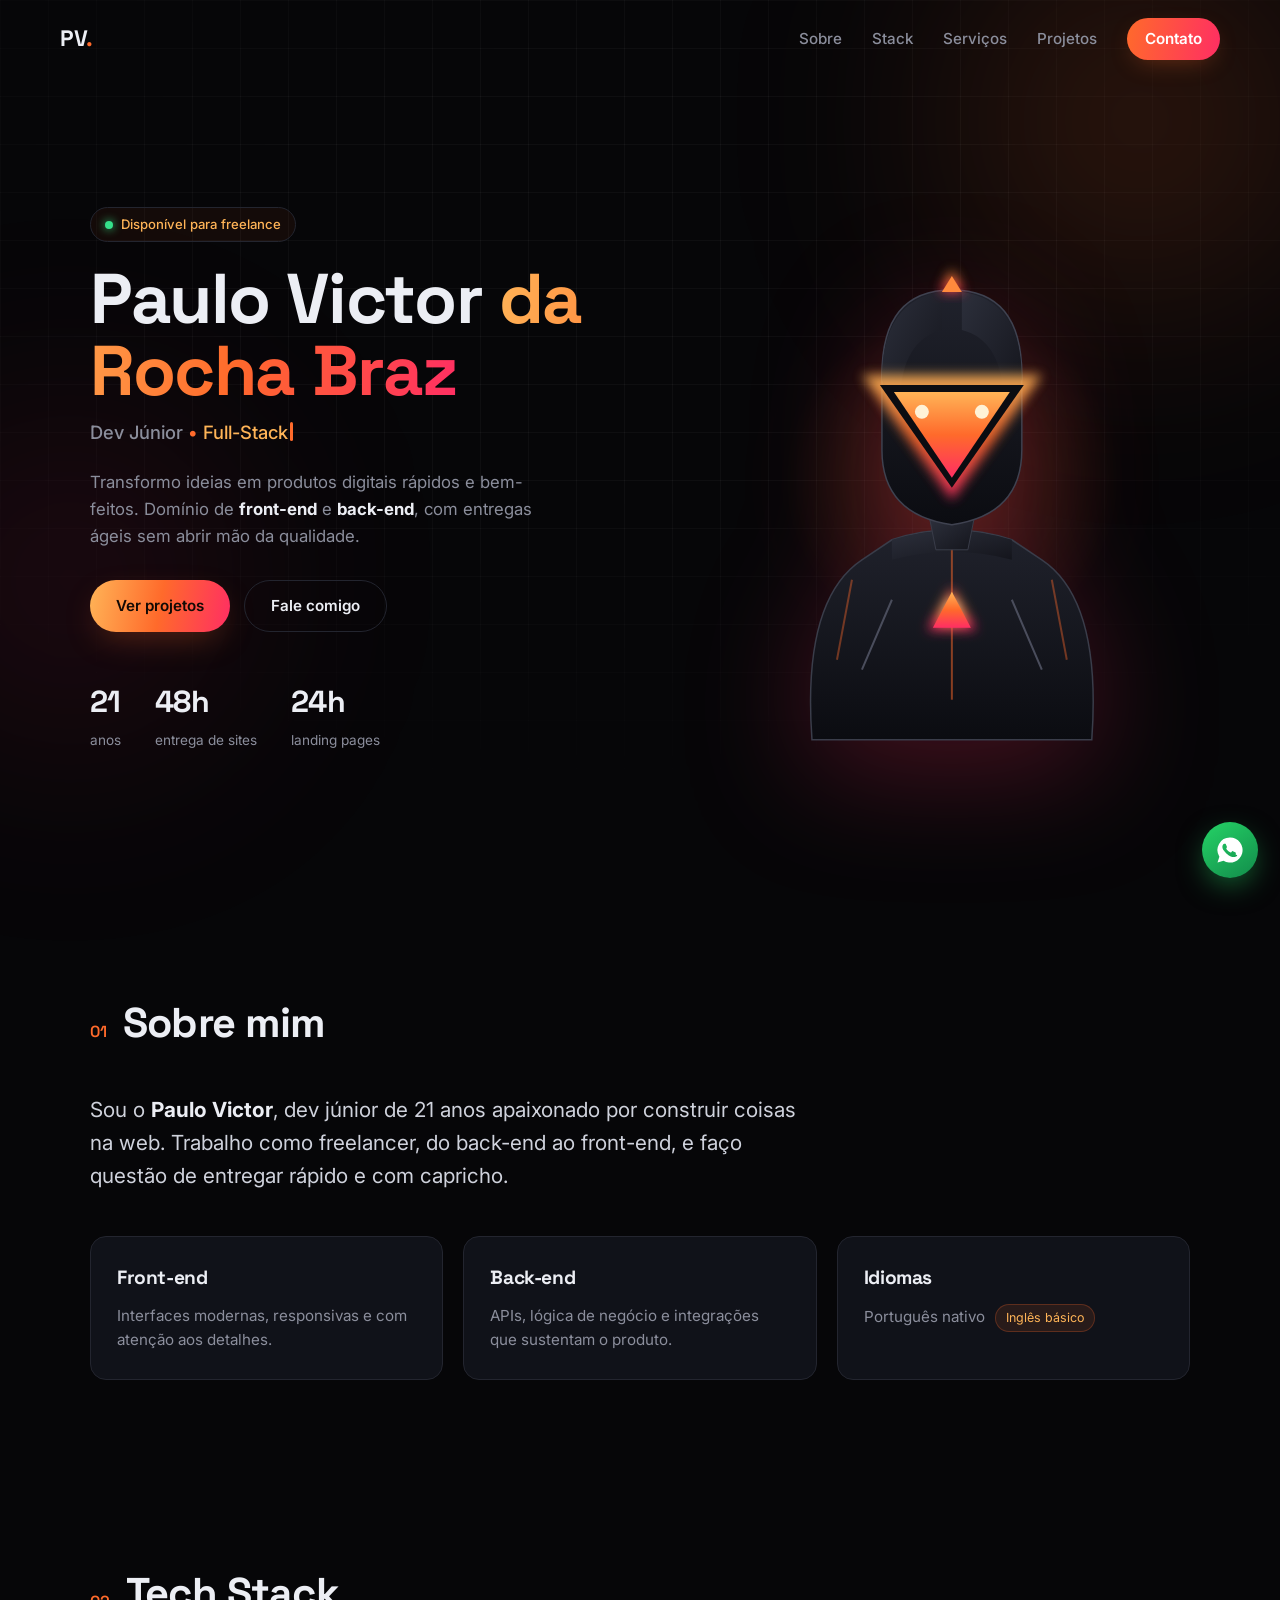
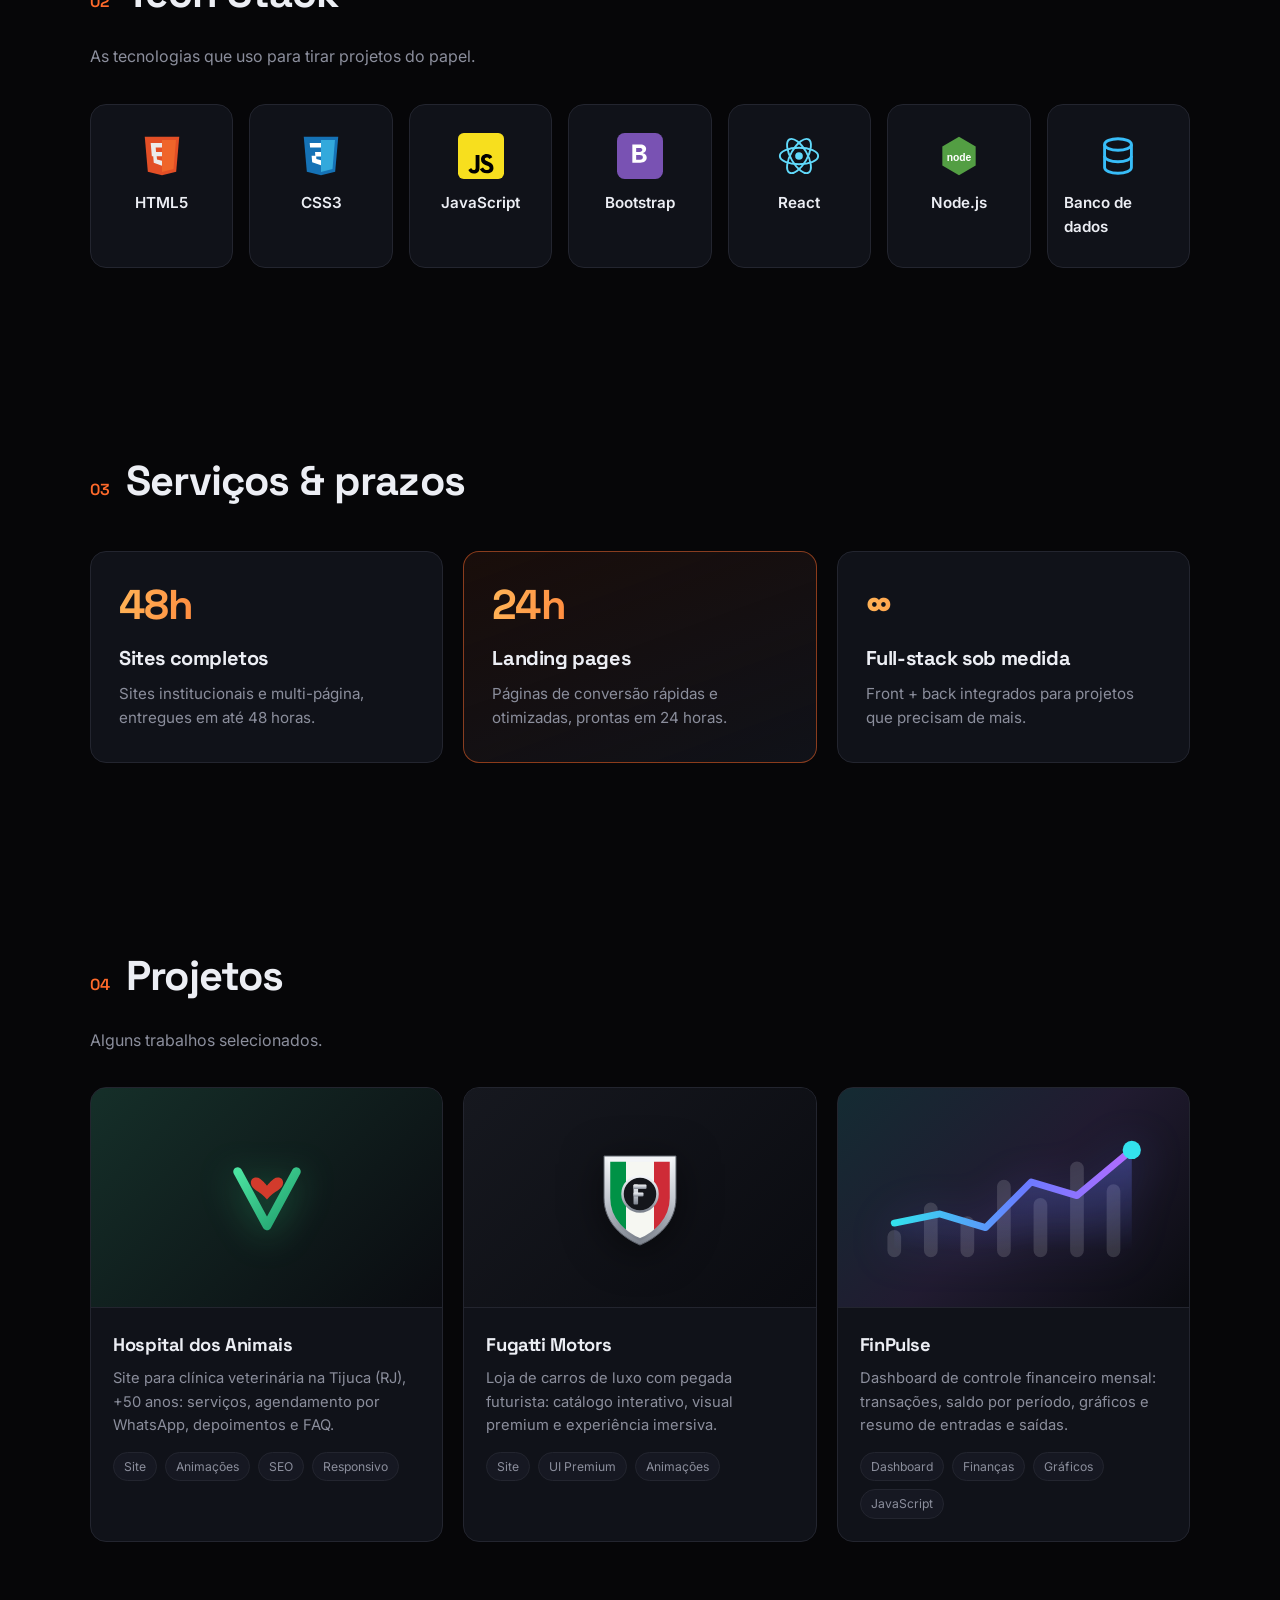
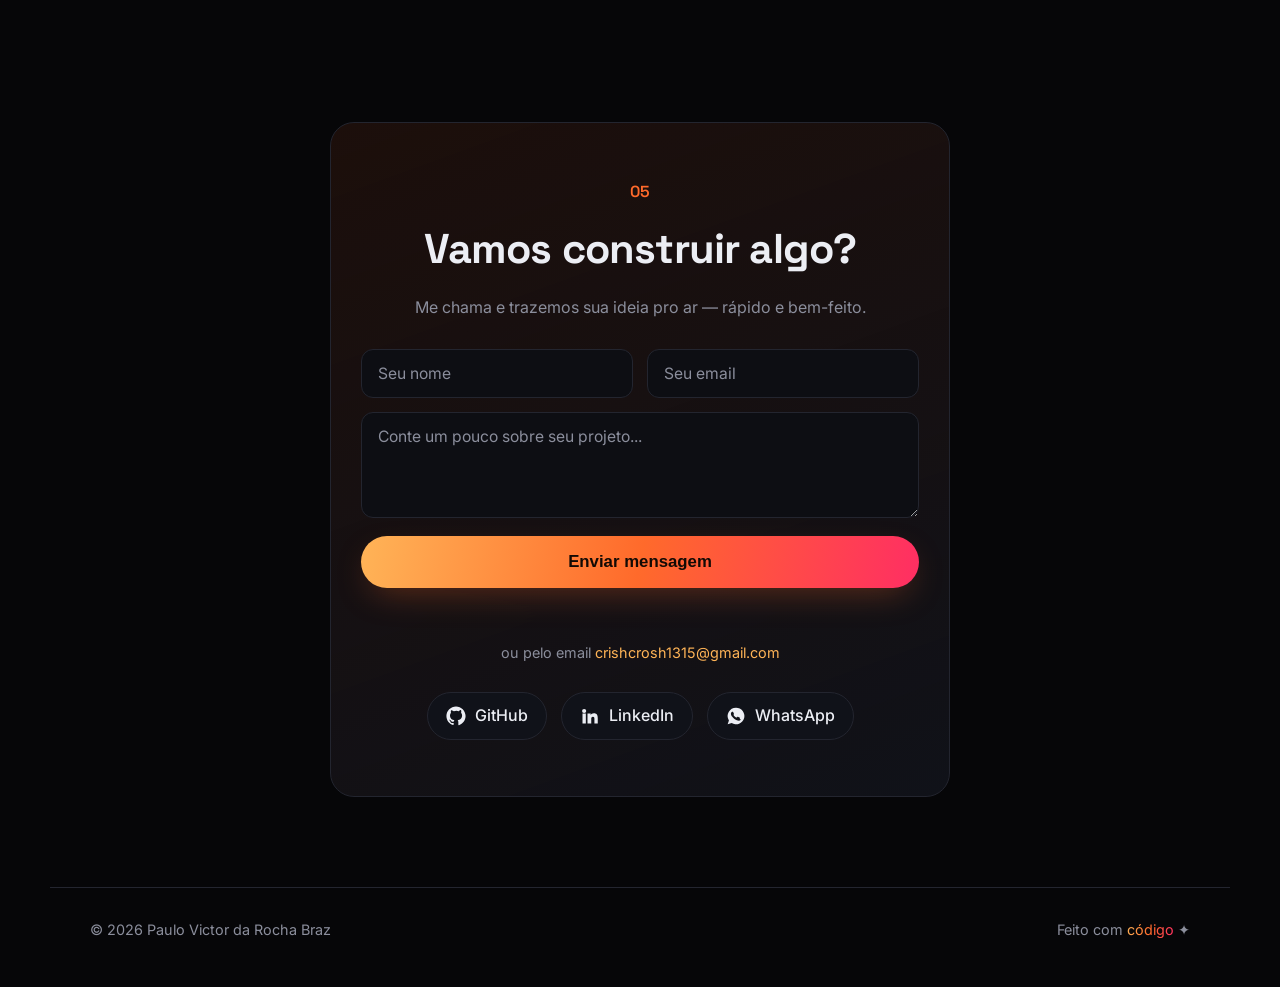
<file: index.html>
<!DOCTYPE html>
<html lang="pt-BR">
<head>
  <meta charset="UTF-8" />
  <meta name="viewport" content="width=device-width, initial-scale=1.0" />
  <meta name="description" content="Paulo Victor da Rocha Braz — Dev Júnior Full-Stack. Sites em até 48h, landing pages em 24h." />
  <title>Paulo Victor — Dev Full-Stack</title>
  <link rel="preconnect" href="https://fonts.googleapis.com" />
  <link rel="preconnect" href="https://fonts.gstatic.com" crossorigin />
  <link href="https://fonts.googleapis.com/css2?family=Space+Grotesk:wght@400;500;600;700&family=Inter:wght@400;500;600&display=swap" rel="stylesheet" />
  <link rel="stylesheet" href="styles.css" />
</head>
<body>
  <!-- Barra de progresso de rolagem -->
  <div class="scroll-progress" id="scrollProgress" aria-hidden="true"></div>

  <!-- Fundo animado -->
  <div class="bg-grid" aria-hidden="true"></div>
  <div class="bg-glow bg-glow--1" aria-hidden="true"></div>
  <div class="bg-glow bg-glow--2" aria-hidden="true"></div>

  <!-- Navbar -->
  <header class="nav" id="nav">
    <a href="#hero" class="nav__logo">PV<span>.</span></a>
    <nav class="nav__links" id="navLinks">
      <a href="#sobre">Sobre</a>
      <a href="#stack">Stack</a>
      <a href="#servicos">Serviços</a>
      <a href="#projetos">Projetos</a>
      <a href="#contato" class="nav__cta">Contato</a>
    </nav>
    <button class="nav__burger" id="burger" aria-label="Abrir menu">
      <span></span><span></span><span></span>
    </button>
  </header>

  <main>
    <!-- HERO -->
    <section class="hero" id="hero">
      <div class="hero__text reveal">
        <span class="tag">Disponível para freelance</span>
        <h1>
          Paulo Victor <span class="grad">da Rocha Braz</span>
        </h1>
        <p class="hero__role">Dev Júnior <span class="dot">•</span> <span class="typed" id="typed"></span><span class="type-caret" aria-hidden="true"></span></p>
        <p class="hero__desc">
          Transformo ideias em produtos digitais rápidos e bem-feitos.
          Domínio de <strong>front-end</strong> e <strong>back-end</strong>,
          com entregas ágeis sem abrir mão da qualidade.
        </p>
        <div class="hero__actions">
          <a href="#projetos" class="btn btn--primary">Ver projetos</a>
          <a href="#contato" class="btn btn--ghost">Fale comigo</a>
        </div>
        <div class="hero__stats">
          <div class="stat">
            <strong>21</strong>
            <span>anos</span>
          </div>
          <div class="stat">
            <strong>48h</strong>
            <span>entrega de sites</span>
          </div>
          <div class="stat">
            <strong>24h</strong>
            <span>landing pages</span>
          </div>
        </div>
      </div>

      <!-- ROBÔ / IA (inspirado no Omega, não literal) -->
      <div class="hero__robot reveal" aria-hidden="true">
        <div class="robot-halo"></div>
        <svg class="robot" viewBox="0 0 420 560" fill="none" xmlns="http://www.w3.org/2000/svg">
          <defs>
            <linearGradient id="armor" x1="0" y1="0" x2="0" y2="1">
              <stop offset="0" stop-color="#20222c" />
              <stop offset="1" stop-color="#0b0c11" />
            </linearGradient>
            <linearGradient id="armorLight" x1="0" y1="0" x2="1" y2="1">
              <stop offset="0" stop-color="#2c2f3b" />
              <stop offset="1" stop-color="#14151c" />
            </linearGradient>
            <linearGradient id="glow" x1="0" y1="0" x2="0" y2="1">
              <stop offset="0" stop-color="#ffb457" />
              <stop offset="0.5" stop-color="#ff6a2b" />
              <stop offset="1" stop-color="#ff2e63" />
            </linearGradient>
            <radialGradient id="core" cx="0.5" cy="0.5" r="0.5">
              <stop offset="0" stop-color="#fff2d6" />
              <stop offset="0.4" stop-color="#ff8a3d" />
              <stop offset="1" stop-color="#ff2e63" />
            </radialGradient>
            <filter id="soft" x="-50%" y="-50%" width="200%" height="200%">
              <feGaussianBlur stdDeviation="6" />
            </filter>
          </defs>

          <!-- Ombros / peito -->
          <path d="M70 540 Q60 400 120 360 L150 340 Q210 320 270 340 L300 360 Q360 400 350 540 Z" fill="url(#armor)" stroke="#3a3d4a" stroke-width="1.5"/>
          <path d="M150 340 Q210 322 270 340 L270 360 Q210 344 150 360 Z" fill="url(#armorLight)"/>
          <!-- Seams peito -->
          <path d="M210 348 L210 500" stroke="#ff6a2b" stroke-width="2" opacity="0.5"/>
          <path d="M150 400 L120 470 M270 400 L300 470" stroke="#4a4d5c" stroke-width="2"/>

          <!-- Núcleo peito (triângulo brilhante) -->
          <g class="robot-core">
            <polygon points="210,388 234,430 186,430" fill="url(#core)" filter="url(#soft)"/>
            <polygon points="210,392 229,428 191,428" fill="url(#glow)"/>
          </g>

          <!-- Pescoço -->
          <path d="M188 320 L232 320 L226 350 L194 350 Z" fill="url(#armorLight)" stroke="#3a3d4a" stroke-width="1"/>

          <!-- Capacete -->
          <path d="M140 175 Q140 90 210 90 Q280 90 280 175 L280 250 Q280 315 210 325 Q140 315 140 250 Z" fill="url(#armor)" stroke="#3f4250" stroke-width="1.5"/>
          <!-- Placa lateral capacete -->
          <path d="M140 180 Q140 100 200 92 L200 130 Q160 140 158 200 Z" fill="url(#armorLight)"/>
          <path d="M280 180 Q280 100 220 92 L220 130 Q260 140 262 200 Z" fill="url(#armorLight)"/>
          <!-- Crista -->
          <path d="M198 92 L210 70 L222 92 Z" fill="url(#glow)" filter="url(#soft)"/>
          <path d="M200 92 L210 76 L220 92 Z" fill="#ff8a3d"/>

          <!-- Viseira triangular brilhante (assinatura) -->
          <g class="robot-visor">
            <polygon points="210,300 300,175 120,175" fill="url(#glow)" filter="url(#soft)" opacity="0.9"/>
            <polygon points="210,288 282,185 138,185" fill="#0b0c11"/>
            <polygon points="210,278 268,192 152,192" fill="url(#glow)"/>
            <!-- Olhos -->
            <circle cx="180" cy="212" r="7" fill="#fff2d6"/>
            <circle cx="240" cy="212" r="7" fill="#fff2d6"/>
          </g>

          <!-- Detalhes brilho ombros -->
          <path d="M110 380 L95 460" stroke="#ff6a2b" stroke-width="2" opacity="0.4"/>
          <path d="M310 380 L325 460" stroke="#ff6a2b" stroke-width="2" opacity="0.4"/>
        </svg>
      </div>
    </section>

    <!-- SOBRE -->
    <section class="section" id="sobre">
      <div class="section__head reveal">
        <span class="section__num">01</span>
        <h2>Sobre mim</h2>
      </div>
      <div class="about">
        <p class="about__lead reveal">
          Sou o <strong>Paulo Victor</strong>, dev júnior de 21 anos apaixonado por
          construir coisas na web. Trabalho como freelancer, do back-end ao
          front-end, e faço questão de entregar rápido e com capricho.
        </p>
        <div class="about__grid">
          <div class="card reveal">
            <h3>Front-end</h3>
            <p>Interfaces modernas, responsivas e com atenção aos detalhes.</p>
          </div>
          <div class="card reveal">
            <h3>Back-end</h3>
            <p>APIs, lógica de negócio e integrações que sustentam o produto.</p>
          </div>
          <div class="card reveal">
            <h3>Idiomas</h3>
            <p>Português nativo <span class="chip">Inglês básico</span></p>
          </div>
        </div>
      </div>
    </section>

    <!-- TECH STACK -->
    <section class="section" id="stack">
      <div class="section__head reveal">
        <span class="section__num">02</span>
        <h2>Tech Stack</h2>
      </div>
      <p class="section__sub reveal">As tecnologias que uso para tirar projetos do papel.</p>
      <div class="stack-grid">
        <div class="tech reveal">
          <svg viewBox="0 0 24 24" aria-hidden="true"><path d="M3 2l1.6 18.2L12 22l7.4-1.8L21 2H3z" fill="#E34F26"/><path d="M12 3.7v16.6l6-1.5L19.3 3.7H12z" fill="#EF652A"/><path d="M12 9.9H8.9l-.2-2.4H12V5.2H6.1l.6 6.9H12V9.9zm0 4.6l-2.6-.7-.2-1.9H7.4l.3 3.6L12 17.1v-2.6z" fill="#EBEBEB"/></svg>
          <span>HTML5</span>
        </div>
        <div class="tech reveal">
          <svg viewBox="0 0 24 24" aria-hidden="true"><path d="M3 2l1.6 18.2L12 22l7.4-1.8L21 2H3z" fill="#1572B6"/><path d="M12 3.7v16.6l6-1.5L19.3 3.7H12z" fill="#33A9DC"/><path d="M12 5.2H6.1l.2 2.3H12V5.2zm0 4.7H8.9l.15 2.3H12V9.9zm0 6.9v-2.6l-2.4-.6-.15-1.7H7.1l.3 3.4L12 16.8z" fill="#fff"/></svg>
          <span>CSS3</span>
        </div>
        <div class="tech reveal">
          <svg viewBox="0 0 24 24" aria-hidden="true"><rect width="24" height="24" rx="3" fill="#F7DF1E"/><path d="M13.2 18.1c.4.7 1 1.2 2 1.2.8 0 1.3-.4 1.3-1 0-.7-.5-.9-1.5-1.3l-.5-.2c-1.5-.6-2.5-1.4-2.5-3.1 0-1.5 1.2-2.7 3-2.7 1.3 0 2.2.4 2.9 1.6l-1.6 1c-.3-.6-.7-.8-1.3-.8s-1 .4-1 .8c0 .6.4.8 1.3 1.2l.5.2c1.7.7 2.7 1.5 2.7 3.2 0 1.8-1.4 2.8-3.4 2.8-1.9 0-3.1-.9-3.7-2.1l1.6-.9zM6.9 18.3c.3.6.6 1 1.3 1 .6 0 1-.2 1-1.2v-6.6h2v6.7c0 2-1.2 2.9-2.9 2.9-1.5 0-2.5-.8-2.9-1.8l1.5-1z" fill="#000"/></svg>
          <span>JavaScript</span>
        </div>
        <div class="tech reveal">
          <svg viewBox="0 0 24 24" aria-hidden="true"><rect width="24" height="24" rx="4" fill="#7952B3"/><path d="M8 6h4.2c1.9 0 3 .9 3 2.4 0 1.1-.8 1.9-1.7 2v.1c1.2.2 2 1 2 2.3 0 1.7-1.3 2.7-3.4 2.7H8V6zm3.8 3.9c.9 0 1.4-.4 1.4-1.1 0-.7-.5-1-1.3-1H10v2.1h1.8zm.2 4c1 0 1.5-.4 1.5-1.2 0-.8-.5-1.2-1.6-1.2H10v2.4h2z" fill="#fff"/></svg>
          <span>Bootstrap</span>
        </div>
        <div class="tech reveal">
          <svg viewBox="0 0 24 24" aria-hidden="true"><circle cx="12" cy="12" r="2" fill="#61DAFB"/><g fill="none" stroke="#61DAFB" stroke-width="1"><ellipse cx="12" cy="12" rx="10" ry="4.3"/><ellipse cx="12" cy="12" rx="10" ry="4.3" transform="rotate(60 12 12)"/><ellipse cx="12" cy="12" rx="10" ry="4.3" transform="rotate(120 12 12)"/></g></svg>
          <span>React</span>
        </div>
        <div class="tech reveal">
          <svg viewBox="0 0 24 24" aria-hidden="true"><path d="M12 2l8.7 5v10L12 22 3.3 17V7L12 2z" fill="#539E43"/><text x="12" y="14.5" font-size="5.4" font-weight="700" text-anchor="middle" fill="#fff" font-family="sans-serif">node</text></svg>
          <span>Node.js</span>
        </div>
        <div class="tech reveal">
          <svg viewBox="0 0 24 24" fill="none" stroke="#38BDF8" stroke-width="1.5" aria-hidden="true"><ellipse cx="12" cy="6" rx="7" ry="3"/><path d="M5 6v12c0 1.7 3.1 3 7 3s7-1.3 7-3V6"/><path d="M5 12c0 1.7 3.1 3 7 3s7-1.3 7-3"/></svg>
          <span>Banco de dados</span>
        </div>
      </div>
    </section>

    <!-- SERVIÇOS -->
    <section class="section" id="servicos">
      <div class="section__head reveal">
        <span class="section__num">03</span>
        <h2>Serviços & prazos</h2>
      </div>
      <div class="services">
        <article class="service reveal">
          <div class="service__time">48h</div>
          <h3>Sites completos</h3>
          <p>Sites institucionais e multi-página, entregues em até 48 horas.</p>
        </article>
        <article class="service reveal service--accent">
          <div class="service__time">24h</div>
          <h3>Landing pages</h3>
          <p>Páginas de conversão rápidas e otimizadas, prontas em 24 horas.</p>
        </article>
        <article class="service reveal">
          <div class="service__time">∞</div>
          <h3>Full-stack sob medida</h3>
          <p>Front + back integrados para projetos que precisam de mais.</p>
        </article>
      </div>
    </section>

    <!-- PROJETOS -->
    <section class="section" id="projetos">
      <div class="section__head reveal">
        <span class="section__num">04</span>
        <h2>Projetos</h2>
      </div>
      <p class="section__sub reveal">Alguns trabalhos selecionados.</p>
      <div class="projects">
        <!-- Duplique um .project e troque texto/link/imagem -->
        <a class="project reveal" href="projetos/veterinaria/index.html" target="_blank" rel="noopener">
          <div class="project__thumb project__thumb--vet">
            <svg class="vet-logo" viewBox="0 0 120 120" xmlns="http://www.w3.org/2000/svg" aria-label="Logo clínica veterinária">
              <defs>
                <linearGradient id="vGrad" x1="0" y1="0" x2="1" y2="1">
                  <stop offset="0" stop-color="#4be3a0"/>
                  <stop offset="1" stop-color="#1f9d6b"/>
                </linearGradient>
              </defs>
              <path d="M20 24 L60 98 L100 24" fill="none" stroke="url(#vGrad)" stroke-width="12" stroke-linecap="round" stroke-linejoin="round"/>
              <path d="M60 62 C50 50 38 49 38 39 C38 33 45 30 51 34 C55 37 60 43 60 43 C60 43 65 37 69 34 C75 30 82 33 82 39 C82 49 70 50 60 62 Z" fill="#D23B2C"/>
            </svg>
          </div>
          <div class="project__body">
            <h3>Hospital dos Animais</h3>
            <p>Site para clínica veterinária na Tijuca (RJ), +50 anos: serviços, agendamento por WhatsApp, depoimentos e FAQ.</p>
            <div class="project__tags"><span>Site</span><span>Animações</span><span>SEO</span><span>Responsivo</span></div>
          </div>
        </a>
        <a class="project reveal" href="projetos/fugatti-motors/index.html" target="_blank" rel="noopener">
          <div class="project__thumb project__thumb--logo">
            <img src="projetos/fugatti-motors/assets/img/logo.svg" alt="Logo Fugatti Motors" />
          </div>
          <div class="project__body">
            <h3>Fugatti Motors</h3>
            <p>Loja de carros de luxo com pegada futurista: catálogo interativo, visual premium e experiência imersiva.</p>
            <div class="project__tags"><span>Site</span><span>UI Premium</span><span>Animações</span></div>
          </div>
        </a>
        <a class="project reveal" href="projetos/finpulse/index.html" target="_blank" rel="noopener">
          <div class="project__thumb project__thumb--finpulse">
            <svg class="finpulse-chart" viewBox="0 0 120 70" xmlns="http://www.w3.org/2000/svg" aria-label="Gráfico do dashboard FinPulse">
              <defs>
                <linearGradient id="fpLine" x1="0" y1="0" x2="1" y2="0">
                  <stop offset="0" stop-color="#33e1ed"/>
                  <stop offset="0.55" stop-color="#6a7bff"/>
                  <stop offset="1" stop-color="#b46bff"/>
                </linearGradient>
                <linearGradient id="fpFill" x1="0" y1="0" x2="0" y2="1">
                  <stop offset="0" stop-color="rgba(106,123,255,0.35)"/>
                  <stop offset="1" stop-color="rgba(106,123,255,0)"/>
                </linearGradient>
              </defs>
              <path d="M8 58 L8 52 M24 58 L24 40 M40 58 L40 46 M56 58 L56 30 M72 58 L72 38 M88 58 L88 22 M104 58 L104 32" stroke="rgba(255,255,255,0.14)" stroke-width="6" stroke-linecap="round"/>
              <path d="M8 46 L28 42 L48 48 L68 28 L88 34 L112 14 L112 58 L8 58 Z" fill="url(#fpFill)"/>
              <path d="M8 46 L28 42 L48 48 L68 28 L88 34 L112 14" fill="none" stroke="url(#fpLine)" stroke-width="3" stroke-linecap="round" stroke-linejoin="round"/>
              <circle cx="112" cy="14" r="4" fill="#33e1ed"/>
            </svg>
          </div>
          <div class="project__body">
            <h3>FinPulse</h3>
            <p>Dashboard de controle financeiro mensal: transações, saldo por período, gráficos e resumo de entradas e saídas.</p>
            <div class="project__tags"><span>Dashboard</span><span>Finanças</span><span>Gráficos</span><span>JavaScript</span></div>
          </div>
        </a>
      </div>
    </section>

    <!-- CONTATO -->
    <section class="section contact" id="contato">
      <div class="contact__box reveal">
        <span class="section__num">05</span>
        <h2>Vamos construir algo?</h2>
        <p>Me chama e trazemos sua ideia pro ar — rápido e bem-feito.</p>

        <form class="contact-form" id="contactForm" action="https://api.web3forms.com/submit" method="POST">
          <input type="hidden" name="access_key" value="4d63fef5-54b2-4c56-ad8d-f3226c80ead2" />
          <input type="hidden" name="subject" value="Novo contato pelo portfólio" />
          <input type="hidden" name="from_name" value="Portfólio — Paulo Victor" />
          <input type="checkbox" name="botcheck" class="hidden" style="display:none" tabindex="-1" autocomplete="off" />
          <div class="form-row">
            <input type="text" name="name" placeholder="Seu nome" required autocomplete="name" />
            <input type="email" name="email" placeholder="Seu email" required autocomplete="email" />
          </div>
          <textarea name="message" rows="4" placeholder="Conte um pouco sobre seu projeto..." required></textarea>
          <button type="submit" class="btn btn--primary btn--lg">Enviar mensagem</button>
          <p class="form-status" id="formStatus" role="status" aria-live="polite"></p>
        </form>

        <p class="contact__or">ou pelo email <a href="mailto:crishcrosh1315@gmail.com">crishcrosh1315@gmail.com</a></p>
        <div class="contact__links">
          <a href="https://github.com/Pvrochaa" target="_blank" rel="noopener">
            <svg viewBox="0 0 24 24" fill="currentColor" aria-hidden="true"><path d="M12 .5C5.7.5.5 5.7.5 12c0 5.1 3.3 9.4 7.9 10.9.6.1.8-.3.8-.6v-2c-3.2.7-3.9-1.5-3.9-1.5-.5-1.3-1.3-1.7-1.3-1.7-1.1-.7.1-.7.1-.7 1.2.1 1.8 1.2 1.8 1.2 1 1.8 2.8 1.3 3.5 1 .1-.8.4-1.3.7-1.6-2.6-.3-5.3-1.3-5.3-5.8 0-1.3.5-2.3 1.2-3.1-.1-.3-.5-1.5.1-3.1 0 0 1-.3 3.3 1.2a11.5 11.5 0 0 1 6 0C17 4.6 18 4.9 18 4.9c.6 1.6.2 2.8.1 3.1.8.8 1.2 1.8 1.2 3.1 0 4.5-2.7 5.5-5.3 5.8.4.4.8 1.1.8 2.2v3.3c0 .3.2.7.8.6 4.6-1.5 7.9-5.8 7.9-10.9C23.5 5.7 18.3.5 12 .5z"/></svg>
            GitHub
          </a>
          <a href="https://www.linkedin.com/in/paulo-victor-rocha-566832271/" target="_blank" rel="noopener">
            <svg viewBox="0 0 24 24" fill="currentColor" aria-hidden="true"><path d="M4.98 3.5a2.5 2.5 0 1 0 0 5 2.5 2.5 0 0 0 0-5zM3 9h4v12H3zM9 9h3.8v1.7h.1c.5-1 1.8-2 3.7-2 4 0 4.7 2.6 4.7 6V21h-4v-5.3c0-1.3 0-2.9-1.8-2.9s-2 1.4-2 2.8V21H9z"/></svg>
            LinkedIn
          </a>
          <a href="https://wa.me/5521998632813" target="_blank" rel="noopener">
            <svg viewBox="0 0 24 24" fill="currentColor" aria-hidden="true"><path d="M12 2a10 10 0 0 0-8.5 15.3L2 22l4.8-1.5A10 10 0 1 0 12 2zm5.8 14.2c-.2.7-1.4 1.3-2 1.4-.5.1-1.2.1-1.9-.1-.4-.1-1-.3-1.7-.6-3-1.3-4.9-4.3-5.1-4.5-.1-.2-1.2-1.5-1.2-2.9s.7-2 1-2.3c.2-.3.5-.3.7-.3h.5c.2 0 .4 0 .6.5l.8 1.9c.1.2.1.4 0 .5l-.3.5c-.1.2-.3.3-.1.6.1.3.7 1.1 1.4 1.8.9.8 1.7 1 2 1.2.2.1.4.1.5-.1l.7-.8c.2-.2.3-.2.6-.1l1.8.9c.3.1.4.2.5.3.1.2.1.7-.1 1.5z"/></svg>
            WhatsApp
          </a>
        </div>
      </div>
    </section>
  </main>

  <footer class="footer">
    <span>© <span id="year"></span> Paulo Victor da Rocha Braz</span>
    <span>Feito com <span class="grad">código</span> ✦</span>
  </footer>

  <!-- WhatsApp flutuante -->
  <a class="wpp-float" href="https://wa.me/5521998632813" target="_blank" rel="noopener" aria-label="Falar no WhatsApp">
    <svg viewBox="0 0 24 24" fill="currentColor" aria-hidden="true"><path d="M12 2a10 10 0 0 0-8.5 15.3L2 22l4.8-1.5A10 10 0 1 0 12 2zm5.8 14.2c-.2.7-1.4 1.3-2 1.4-.5.1-1.2.1-1.9-.1-.4-.1-1-.3-1.7-.6-3-1.3-4.9-4.3-5.1-4.5-.1-.2-1.2-1.5-1.2-2.9s.7-2 1-2.3c.2-.3.5-.3.7-.3h.5c.2 0 .4 0 .6.5l.8 1.9c.1.2.1.4 0 .5l-.3.5c-.1.2-.3.3-.1.6.1.3.7 1.1 1.4 1.8.9.8 1.7 1 2 1.2.2.1.4.1.5-.1l.7-.8c.2-.2.3-.2.6-.1l1.8.9c.3.1.4.2.5.3.1.2.1.7-.1 1.5z"/></svg>
  </a>

  <!-- Voltar ao topo -->
  <button class="to-top" id="toTop" aria-label="Voltar ao topo" type="button">
    <svg viewBox="0 0 24 24" fill="none" stroke="currentColor" stroke-width="2.4" stroke-linecap="round" stroke-linejoin="round" aria-hidden="true"><path d="M12 19V5M5 12l7-7 7 7"/></svg>
  </button>

  <script src="script.js"></script>
</body>
</html>
</file>
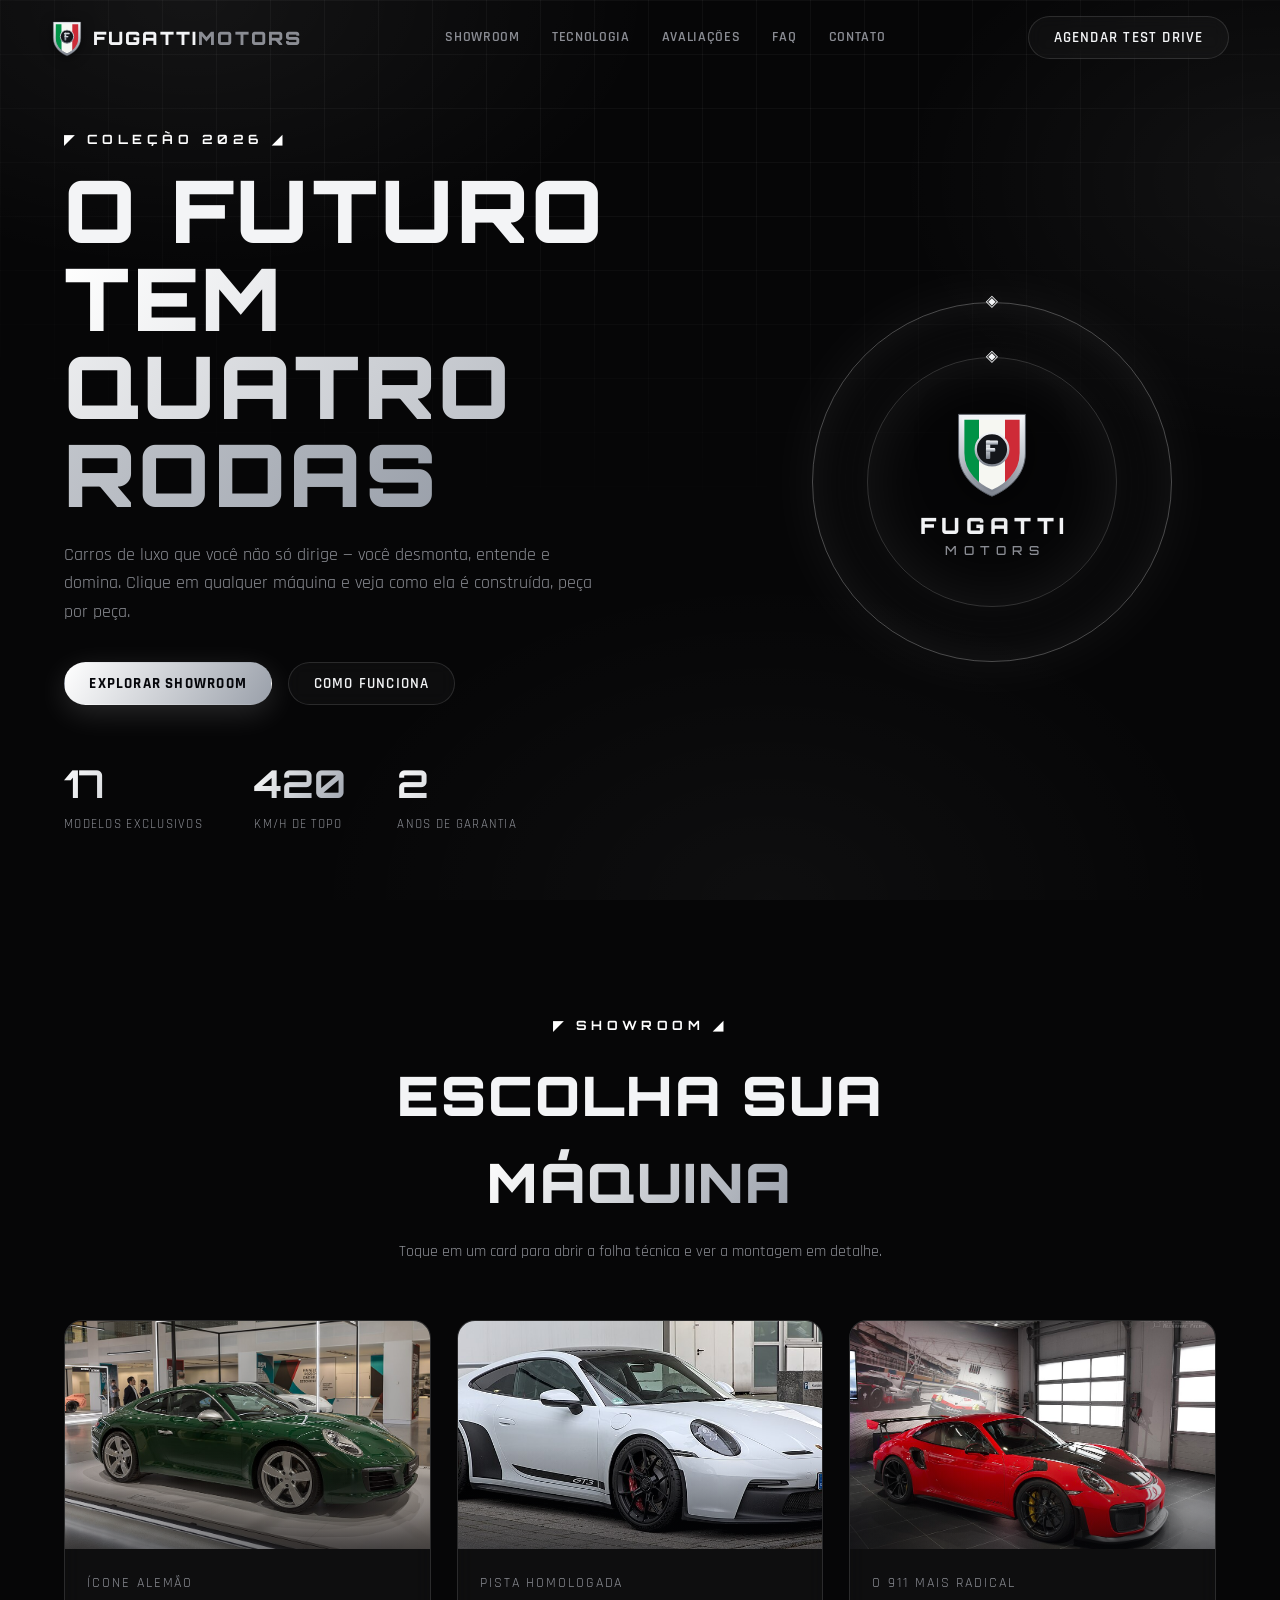
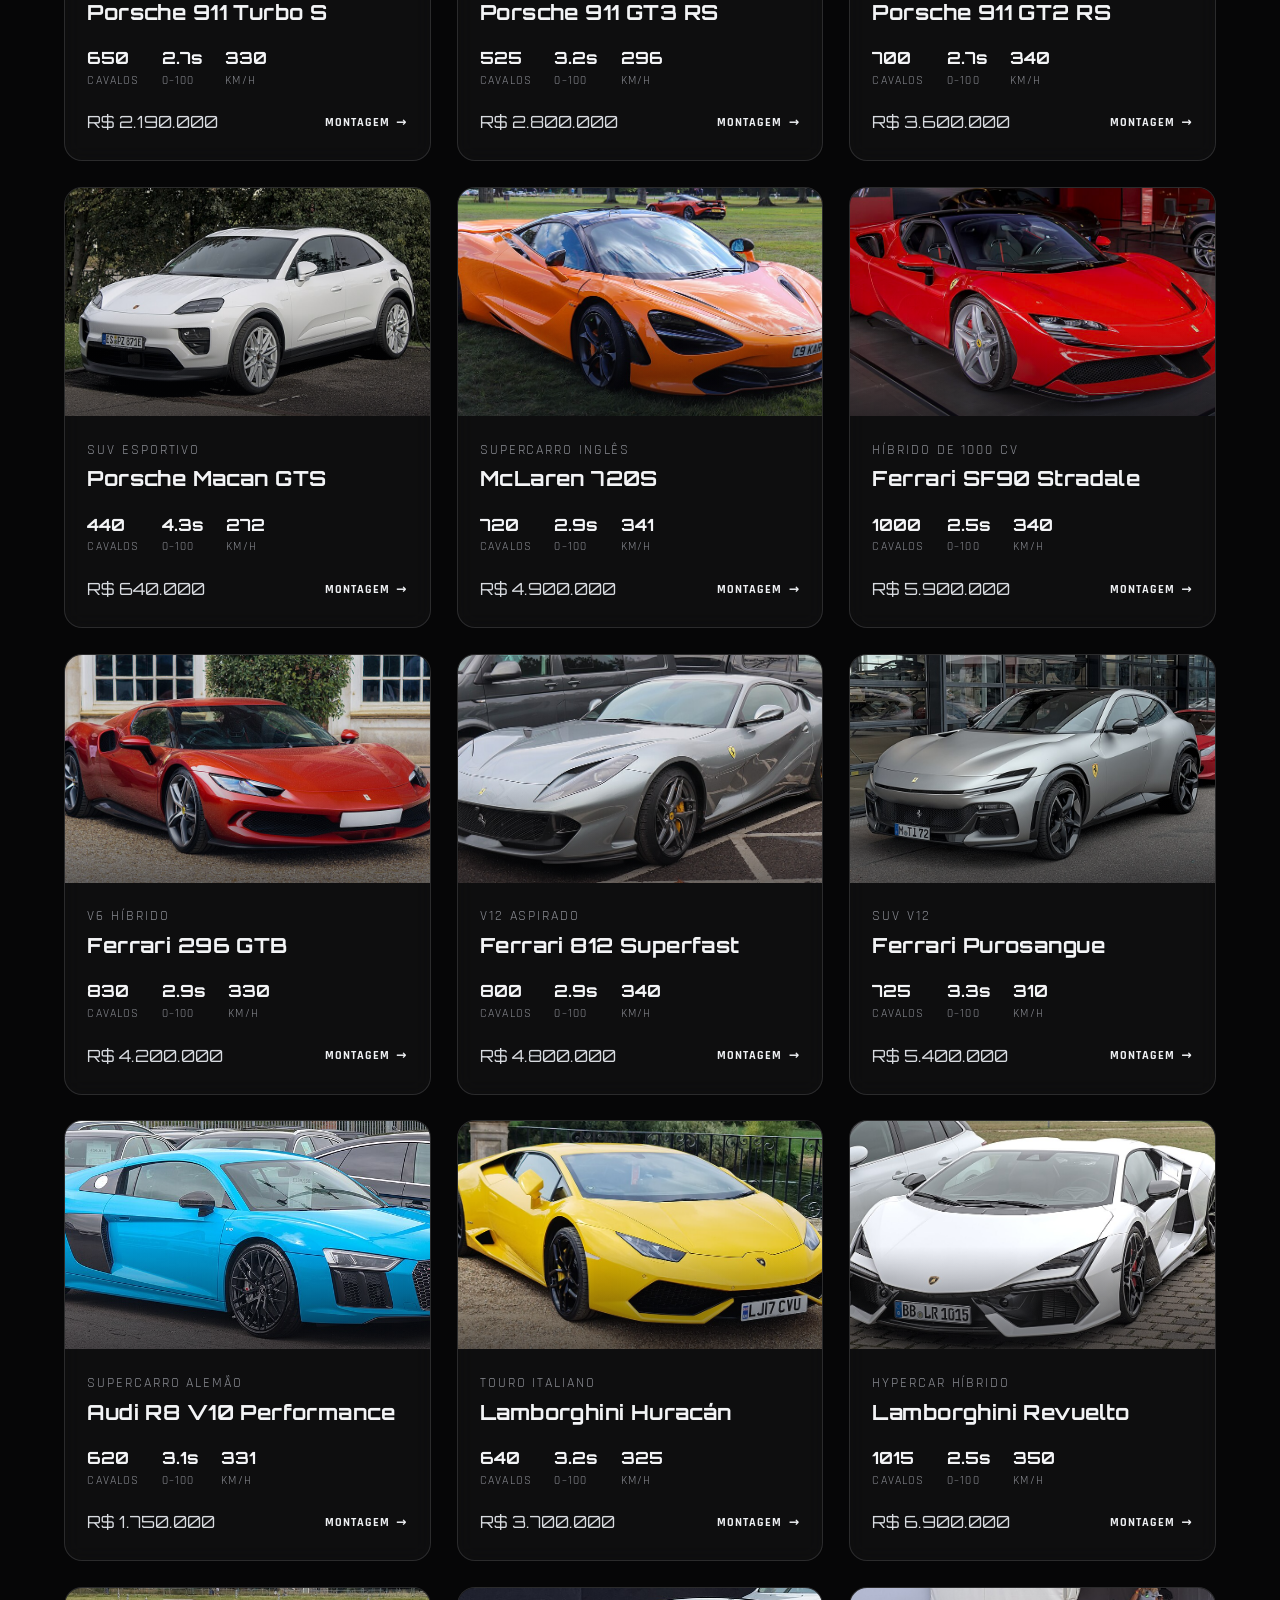
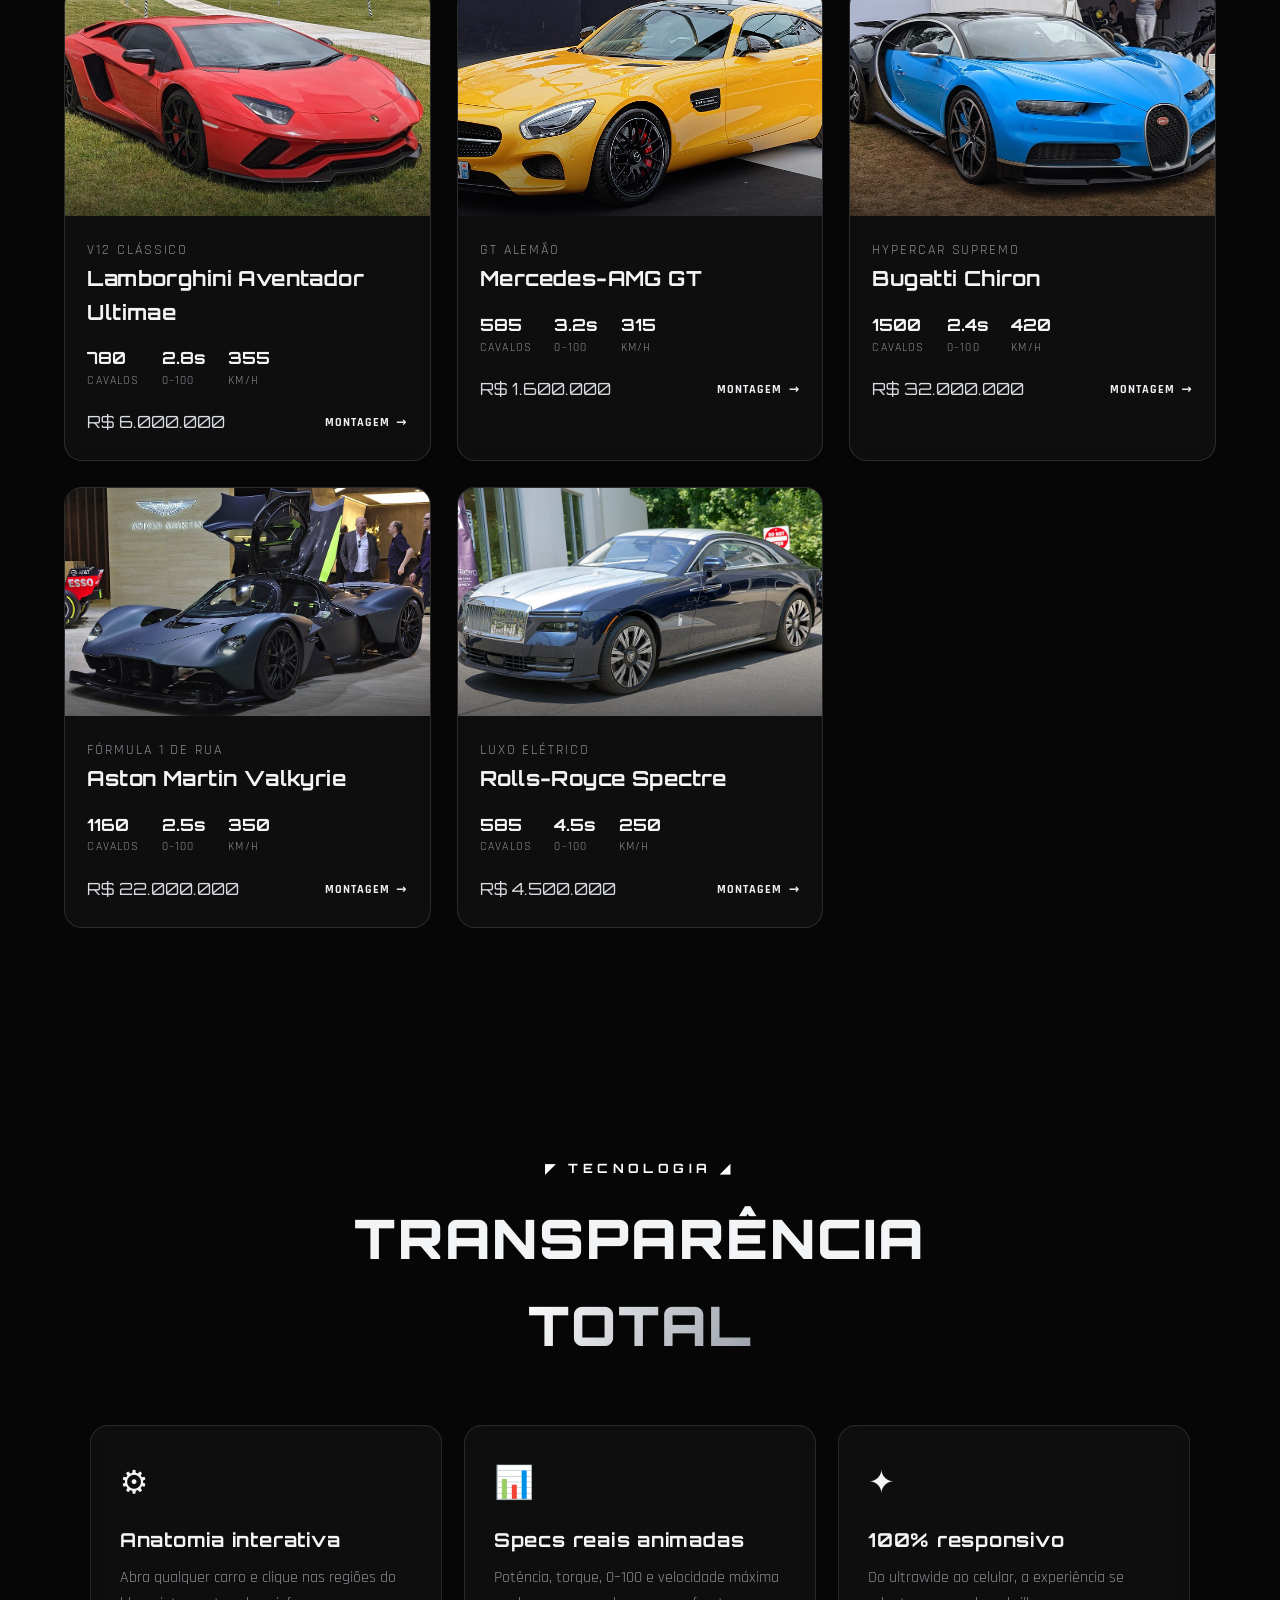
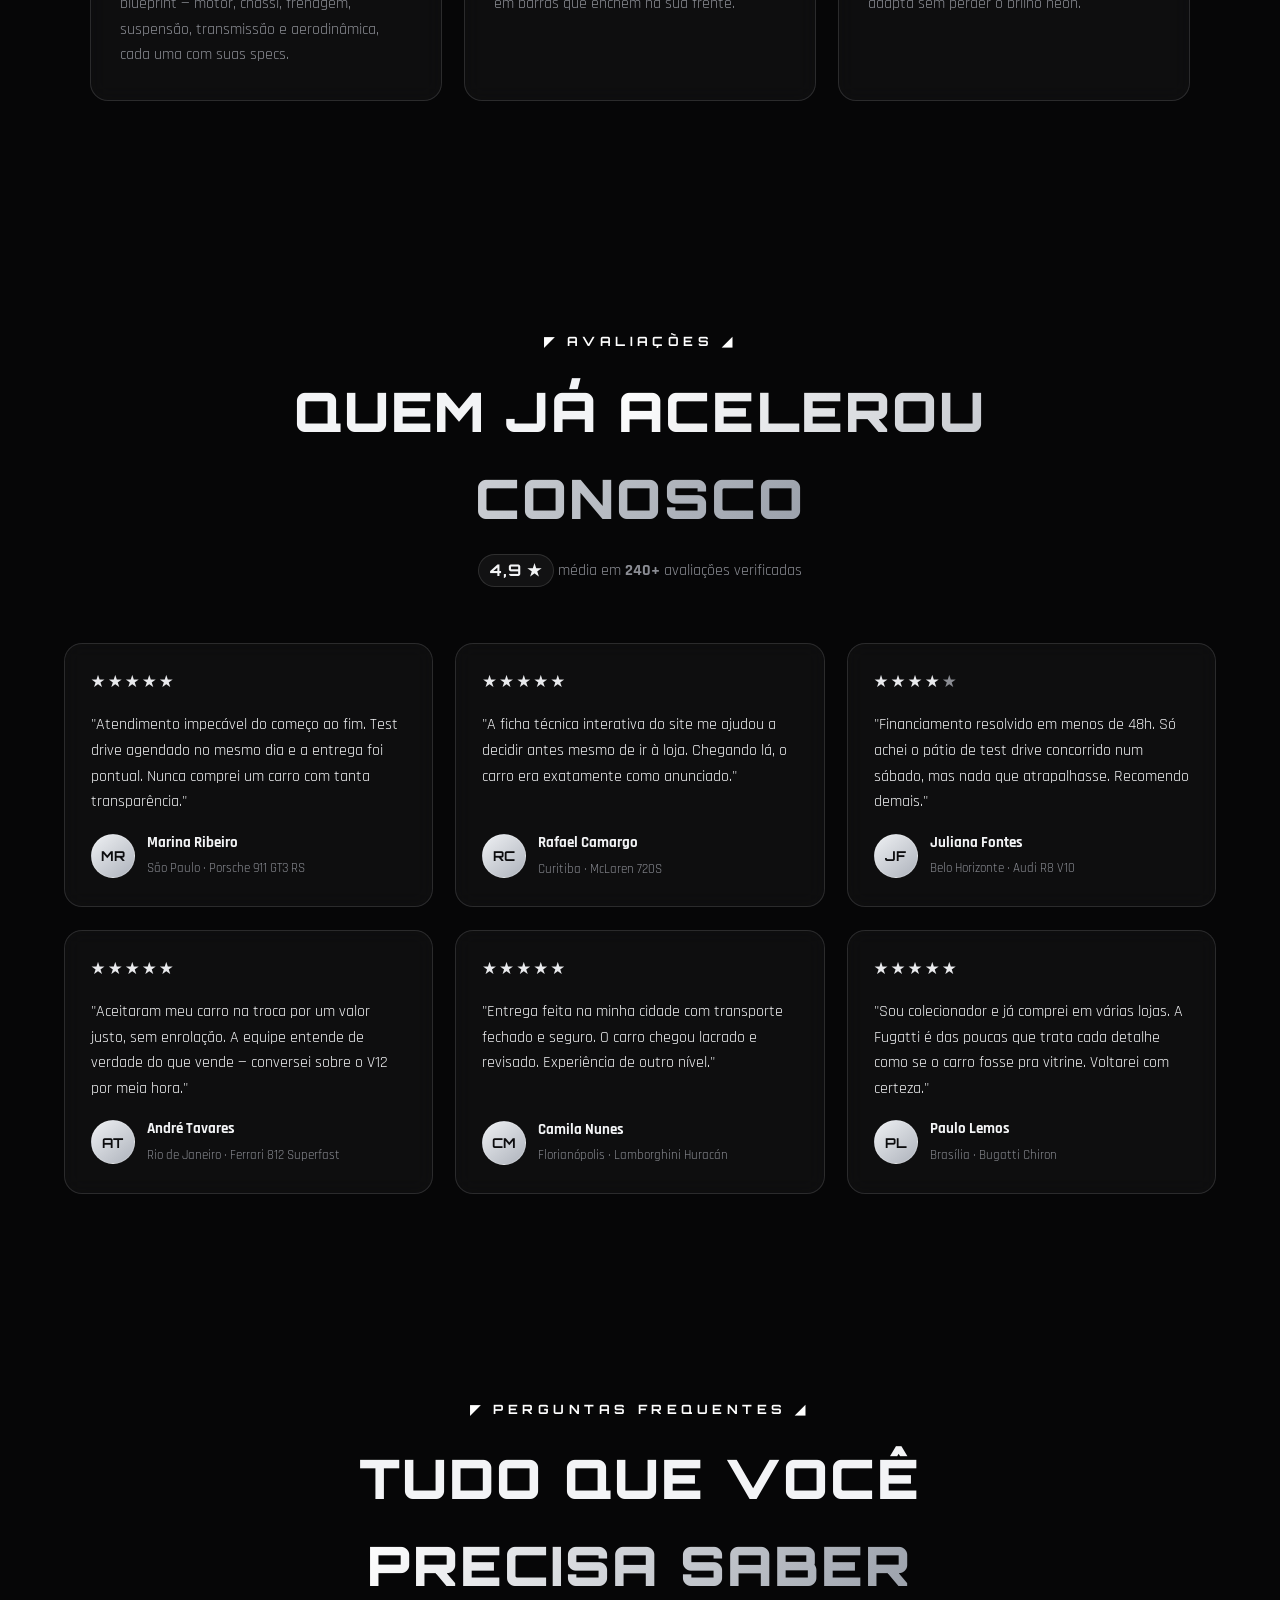
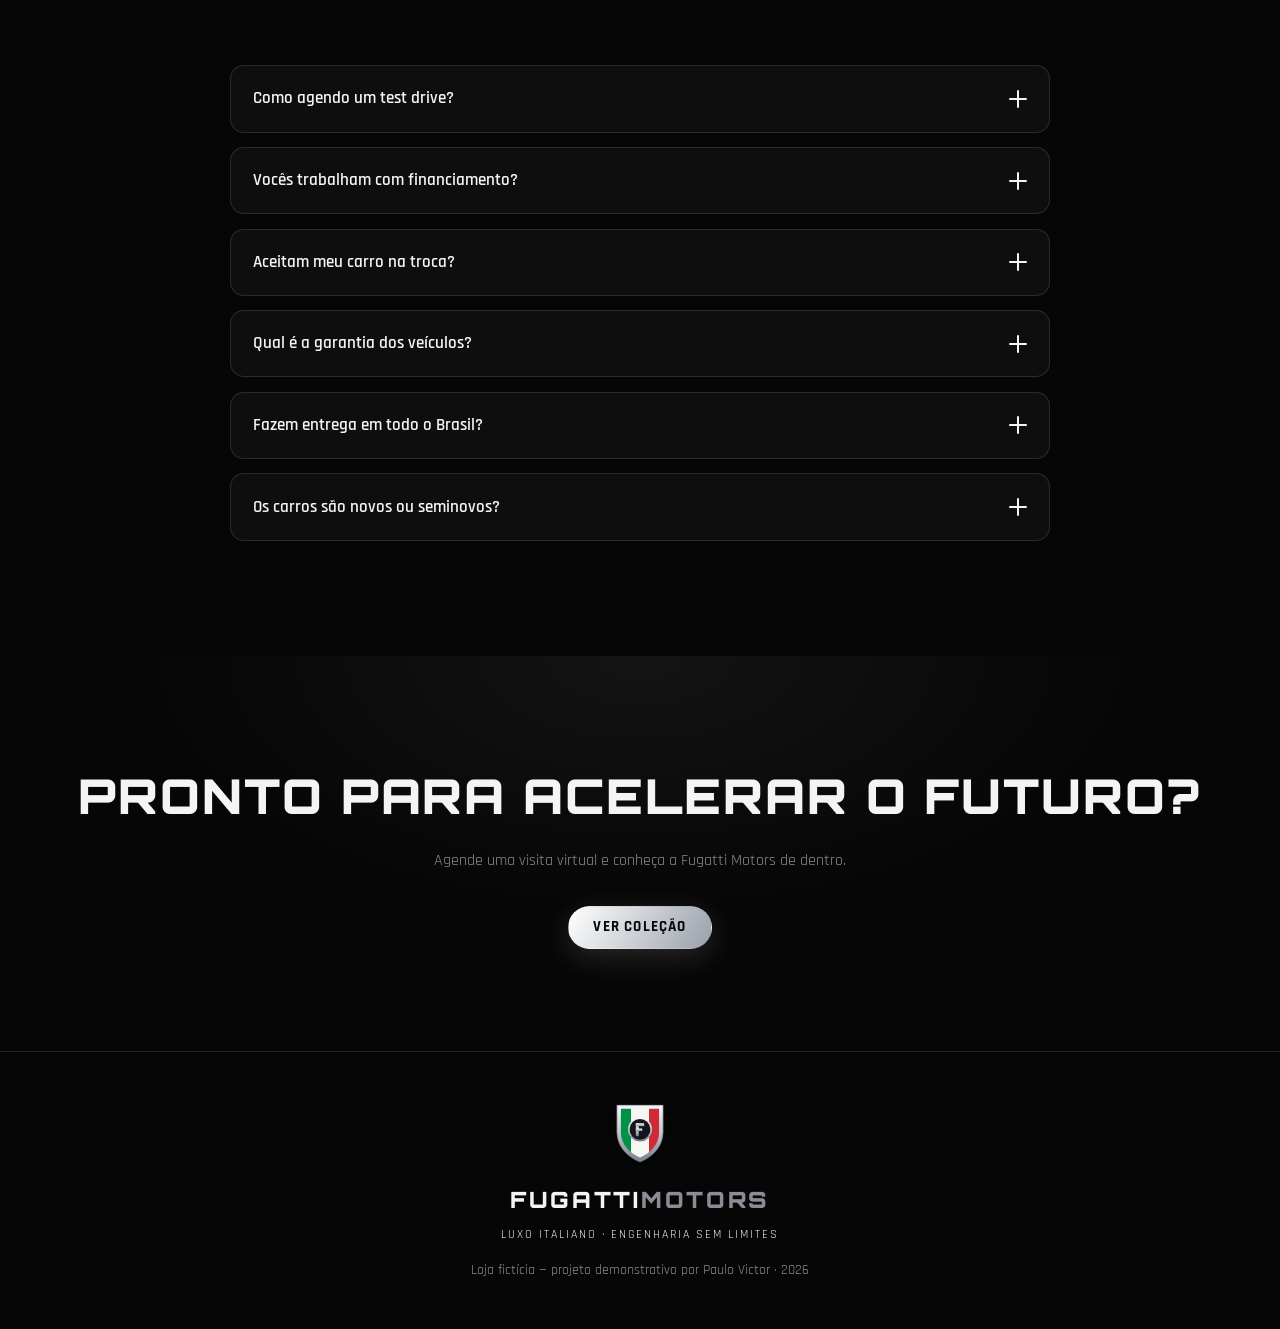
<file: projetos/fugatti-motors/index.html>
<!DOCTYPE html>
<html lang="pt-BR">
<head>
  <meta charset="UTF-8" />
  <meta name="viewport" content="width=device-width, initial-scale=1.0" />
  <meta name="description" content="Fugatti Motors — concessionária futurista de carros de luxo. Explore, monte e sinta cada máquina." />
  <title>Fugatti Motors — Luxo em Movimento</title>
  <link rel="preconnect" href="https://fonts.googleapis.com" />
  <link rel="preconnect" href="https://fonts.gstatic.com" crossorigin />
  <link href="https://fonts.googleapis.com/css2?family=Orbitron:wght@500;700;900&family=Rajdhani:wght@300;400;500;600;700&display=swap" rel="stylesheet" />
  <link rel="icon" type="image/svg+xml" href="assets/img/logo.svg" />
  <link rel="stylesheet" href="assets/css/style.css" />
</head>
<body>
  <!-- Fundo animado -->
  <div class="bg-grid" aria-hidden="true"></div>
  <div class="bg-glow" aria-hidden="true"></div>

  <!-- NAV -->
  <header class="nav" id="nav">
    <a href="#top" class="brand">
      <img class="crest" src="assets/img/logo.svg" alt="Brasão Fugatti Motors" />
      <span class="brand-name">FUGATTI<span class="brand-accent">MOTORS</span></span>
    </a>
    <nav class="nav-links">
      <a href="#showroom">Showroom</a>
      <a href="#tech">Tecnologia</a>
      <a href="#avaliacoes">Avaliações</a>
      <a href="#faq">FAQ</a>
      <a href="#contato">Contato</a>
    </nav>
    <a href="#showroom" class="btn btn-ghost nav-cta">Agendar Test Drive</a>
  </header>

  <!-- HERO -->
  <section class="hero" id="top">
    <div class="hero-content">
      <p class="eyebrow">◤ Coleção 2026 ◢</p>
      <h1 class="hero-title">
        O FUTURO<br /><span class="grad-text">TEM QUATRO RODAS</span>
      </h1>
      <p class="hero-sub">
        Carros de luxo que você não só dirige — você desmonta, entende e domina.
        Clique em qualquer máquina e veja como ela é construída, peça por peça.
      </p>
      <div class="hero-actions">
        <a href="#showroom" class="btn btn-primary">Explorar Showroom</a>
        <a href="#tech" class="btn btn-ghost">Como funciona</a>
      </div>
      <div class="hero-stats">
        <div><strong data-count="17">0</strong><span>Modelos exclusivos</span></div>
        <div><strong data-count="420">0</strong><span>km/h de topo</span></div>
        <div><strong data-count="2">0</strong><span>anos de garantia</span></div>
      </div>
    </div>
    <div class="hero-visual" aria-hidden="true">
      <div class="hero-ring"></div>
      <div class="hero-ring ring2"></div>
      <div class="hero-emblem">
        <img class="crest crest-hero" src="assets/img/logo.svg" alt="" />
        <div class="emblem-name">
          <span>FUGATTI</span>
          <span class="emblem-sub">MOTORS</span>
        </div>
      </div>
    </div>
  </section>

  <!-- SHOWROOM -->
  <section class="showroom" id="showroom">
    <div class="section-head">
      <p class="eyebrow">◤ Showroom ◢</p>
      <h2>Escolha sua <span class="grad-text">máquina</span></h2>
      <p class="section-sub">Toque em um card para abrir a folha técnica e ver a montagem em detalhe.</p>
    </div>
    <div class="car-grid" id="carGrid"><!-- cards injetados via JS --></div>
  </section>

  <!-- TECH -->
  <section class="tech" id="tech">
    <div class="section-head">
      <p class="eyebrow">◤ Tecnologia ◢</p>
      <h2>Transparência <span class="grad-text">total</span></h2>
    </div>
    <div class="tech-grid">
      <article class="tech-card">
        <div class="tech-ico">⚙</div>
        <h3>Anatomia interativa</h3>
        <p>Abra qualquer carro e clique nas regiões do blueprint — motor, chassi, frenagem, suspensão, transmissão e aerodinâmica, cada uma com suas specs.</p>
      </article>
      <article class="tech-card">
        <div class="tech-ico">📊</div>
        <h3>Specs reais animadas</h3>
        <p>Potência, torque, 0–100 e velocidade máxima em barras que enchem na sua frente.</p>
      </article>
      <article class="tech-card">
        <div class="tech-ico">✦</div>
        <h3>100% responsivo</h3>
        <p>Do ultrawide ao celular, a experiência se adapta sem perder o brilho neon.</p>
      </article>
    </div>
  </section>

  <!-- AVALIAÇÕES -->
  <section class="reviews" id="avaliacoes">
    <div class="section-head">
      <p class="eyebrow">◤ Avaliações ◢</p>
      <h2>Quem já <span class="grad-text">acelerou conosco</span></h2>
      <p class="section-sub">
        <span class="rating-badge">4,9 ★</span> média em <strong>240+</strong> avaliações verificadas
      </p>
    </div>
    <div class="review-grid">
      <article class="review-card reveal-up">
        <div class="stars" aria-label="5 de 5">★★★★★</div>
        <p class="review-text">"Atendimento impecável do começo ao fim. Test drive agendado no mesmo dia e a entrega foi pontual. Nunca comprei um carro com tanta transparência."</p>
        <div class="reviewer"><span class="avatar">MR</span><div><b>Marina Ribeiro</b><span>São Paulo · Porsche 911 GT3 RS</span></div></div>
      </article>
      <article class="review-card reveal-up">
        <div class="stars" aria-label="5 de 5">★★★★★</div>
        <p class="review-text">"A ficha técnica interativa do site me ajudou a decidir antes mesmo de ir à loja. Chegando lá, o carro era exatamente como anunciado."</p>
        <div class="reviewer"><span class="avatar">RC</span><div><b>Rafael Camargo</b><span>Curitiba · McLaren 720S</span></div></div>
      </article>
      <article class="review-card reveal-up">
        <div class="stars" aria-label="4.5 de 5">★★★★<span class="star-half">★</span></div>
        <p class="review-text">"Financiamento resolvido em menos de 48h. Só achei o pátio de test drive concorrido num sábado, mas nada que atrapalhasse. Recomendo demais."</p>
        <div class="reviewer"><span class="avatar">JF</span><div><b>Juliana Fontes</b><span>Belo Horizonte · Audi R8 V10</span></div></div>
      </article>
      <article class="review-card reveal-up">
        <div class="stars" aria-label="5 de 5">★★★★★</div>
        <p class="review-text">"Aceitaram meu carro na troca por um valor justo, sem enrolação. A equipe entende de verdade do que vende — conversei sobre o V12 por meia hora."</p>
        <div class="reviewer"><span class="avatar">AT</span><div><b>André Tavares</b><span>Rio de Janeiro · Ferrari 812 Superfast</span></div></div>
      </article>
      <article class="review-card reveal-up">
        <div class="stars" aria-label="5 de 5">★★★★★</div>
        <p class="review-text">"Entrega feita na minha cidade com transporte fechado e seguro. O carro chegou lacrado e revisado. Experiência de outro nível."</p>
        <div class="reviewer"><span class="avatar">CM</span><div><b>Camila Nunes</b><span>Florianópolis · Lamborghini Huracán</span></div></div>
      </article>
      <article class="review-card reveal-up">
        <div class="stars" aria-label="5 de 5">★★★★★</div>
        <p class="review-text">"Sou colecionador e já comprei em várias lojas. A Fugatti é das poucas que trata cada detalhe como se o carro fosse pra vitrine. Voltarei com certeza."</p>
        <div class="reviewer"><span class="avatar">PL</span><div><b>Paulo Lemos</b><span>Brasília · Bugatti Chiron</span></div></div>
      </article>
    </div>
  </section>

  <!-- FAQ -->
  <section class="faq" id="faq">
    <div class="section-head">
      <p class="eyebrow">◤ Perguntas frequentes ◢</p>
      <h2>Tudo que você <span class="grad-text">precisa saber</span></h2>
    </div>
    <div class="faq-list">
      <details class="faq-item">
        <summary>Como agendo um test drive?<span class="faq-icon" aria-hidden="true"></span></summary>
        <div class="faq-a">Clique em qualquer botão "Agendar Test Drive" ou fale com nossa equipe pelo Contato. Confirmamos a disponibilidade do modelo e marcamos um horário exclusivo — normalmente no mesmo dia ou no seguinte.</div>
      </details>
      <details class="faq-item">
        <summary>Vocês trabalham com financiamento?<span class="faq-icon" aria-hidden="true"></span></summary>
        <div class="faq-a">Sim. Temos parceria com bancos e financeiras especializadas em veículos de alto padrão, com simulação personalizada e aprovação normalmente em até 48 horas úteis.</div>
      </details>
      <details class="faq-item">
        <summary>Aceitam meu carro na troca?<span class="faq-icon" aria-hidden="true"></span></summary>
        <div class="faq-a">Aceitamos. Fazemos uma avaliação transparente do seu veículo com base no mercado atual e abatemos o valor diretamente na compra. Sem letras miúdas.</div>
      </details>
      <details class="faq-item">
        <summary>Qual é a garantia dos veículos?<span class="faq-icon" aria-hidden="true"></span></summary>
        <div class="faq-a">Todos os carros passam por inspeção completa e saem com garantia mínima de 12 meses de motor e câmbio, além da garantia de fábrica remanescente quando aplicável.</div>
      </details>
      <details class="faq-item">
        <summary>Fazem entrega em todo o Brasil?<span class="faq-icon" aria-hidden="true"></span></summary>
        <div class="faq-a">Sim. Entregamos em qualquer cidade do país com transporte fechado, coberto e segurado. Você acompanha cada etapa até o carro chegar lacrado à sua porta.</div>
      </details>
      <details class="faq-item">
        <summary>Os carros são novos ou seminovos?<span class="faq-icon" aria-hidden="true"></span></summary>
        <div class="faq-a">Trabalhamos com zero-km e seminovos selecionados de procedência verificada. Cada anúncio informa a quilometragem, o histórico e a condição real do veículo.</div>
      </details>
    </div>
  </section>

  <!-- CONTATO -->
  <section class="cta-band" id="contato">
    <h2>Pronto para acelerar o futuro?</h2>
    <p>Agende uma visita virtual e conheça a Fugatti Motors de dentro.</p>
    <a href="#showroom" class="btn btn-primary">Ver coleção</a>
  </section>

  <footer class="footer">
    <img class="crest crest-lg" src="assets/img/logo.svg" alt="Brasão Fugatti Motors" />
    <p class="brand-name">FUGATTI<span class="brand-accent">MOTORS</span></p>
    <p class="footer-tagline">Luxo italiano · Engenharia sem limites</p>
    <p class="footer-fine">Loja fictícia — projeto demonstrativo por Paulo Victor · 2026</p>
  </footer>

  <!-- FOLHA TÉCNICA (modal) -->
  <div class="sheet" id="sheet" aria-hidden="true" role="dialog" aria-modal="true" aria-labelledby="sheetTitle">
    <div class="sheet-backdrop" data-close></div>
    <div class="sheet-panel" role="document">
      <button class="sheet-close" data-close aria-label="Fechar">✕</button>
      <div class="sheet-body" id="sheetBody"><!-- preenchido via JS --></div>
    </div>
  </div>

  <script src="assets/js/main.js"></script>
</body>
</html>
</file>
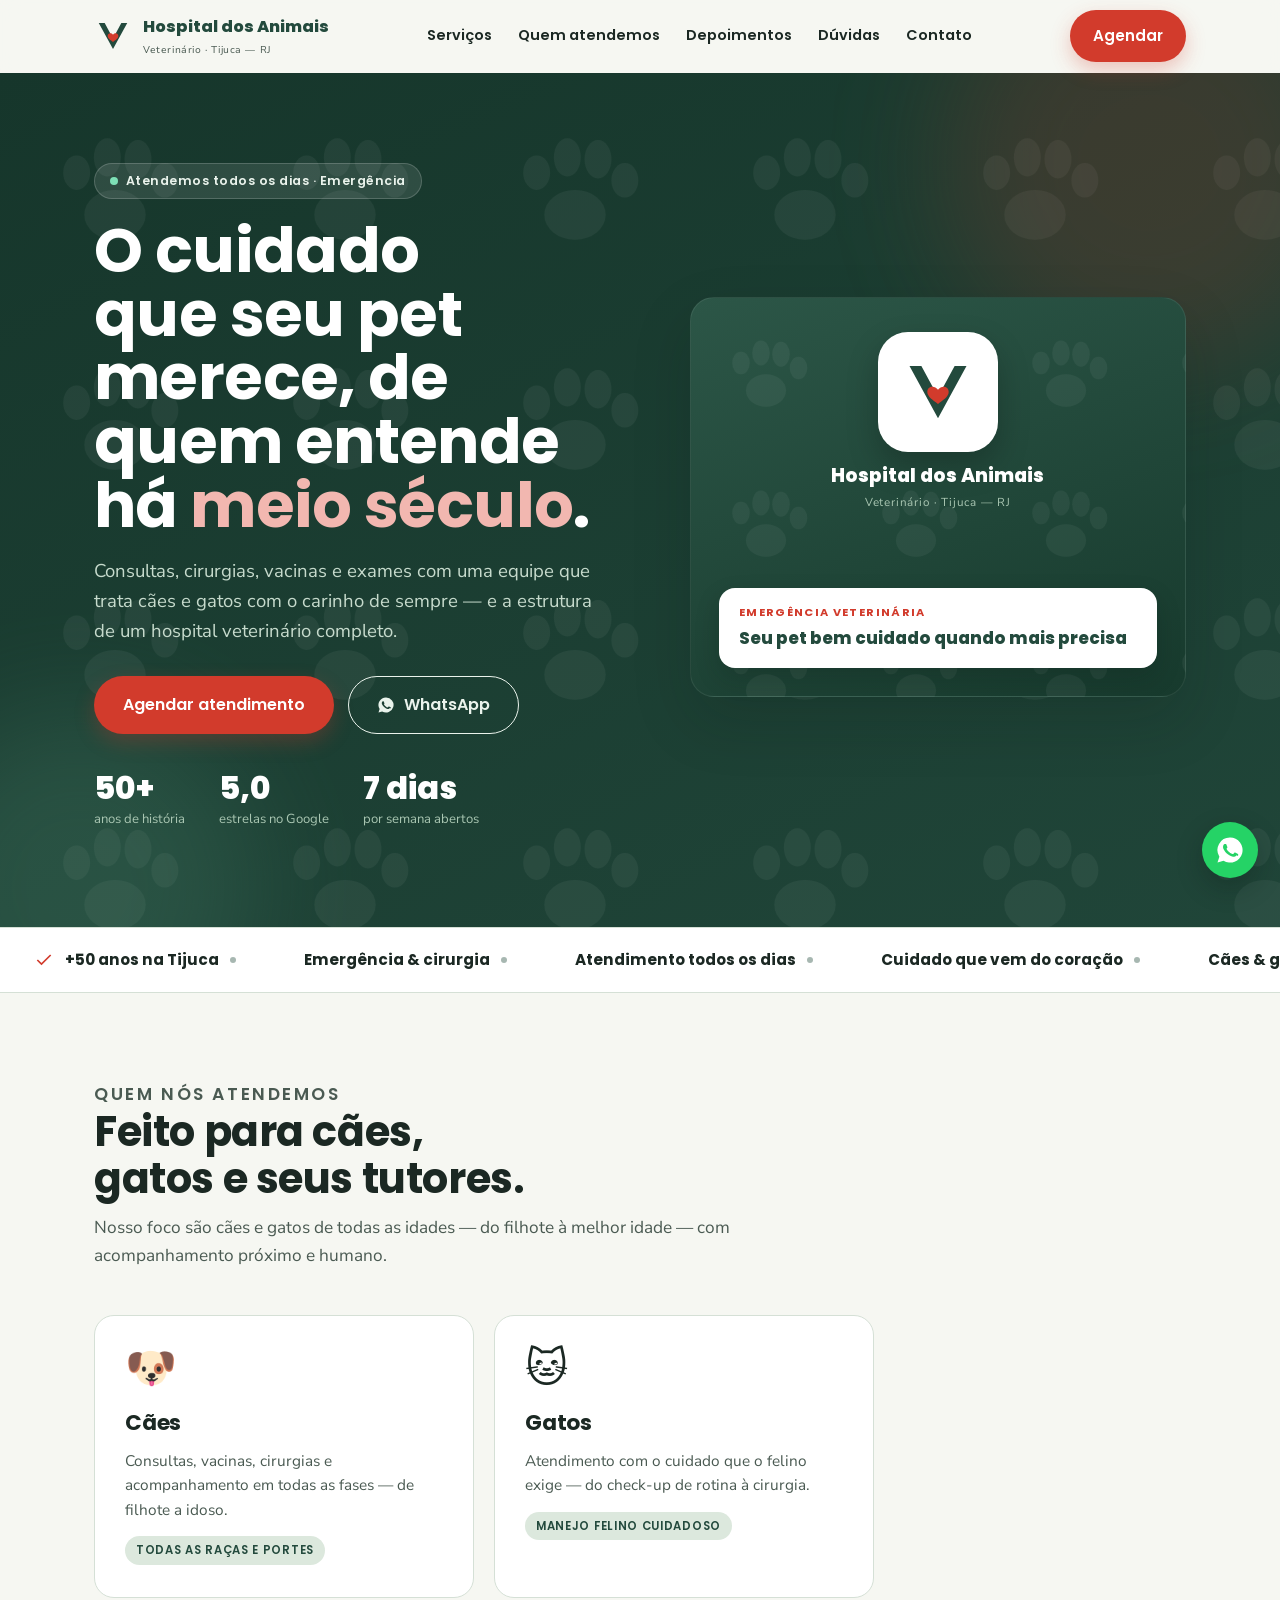
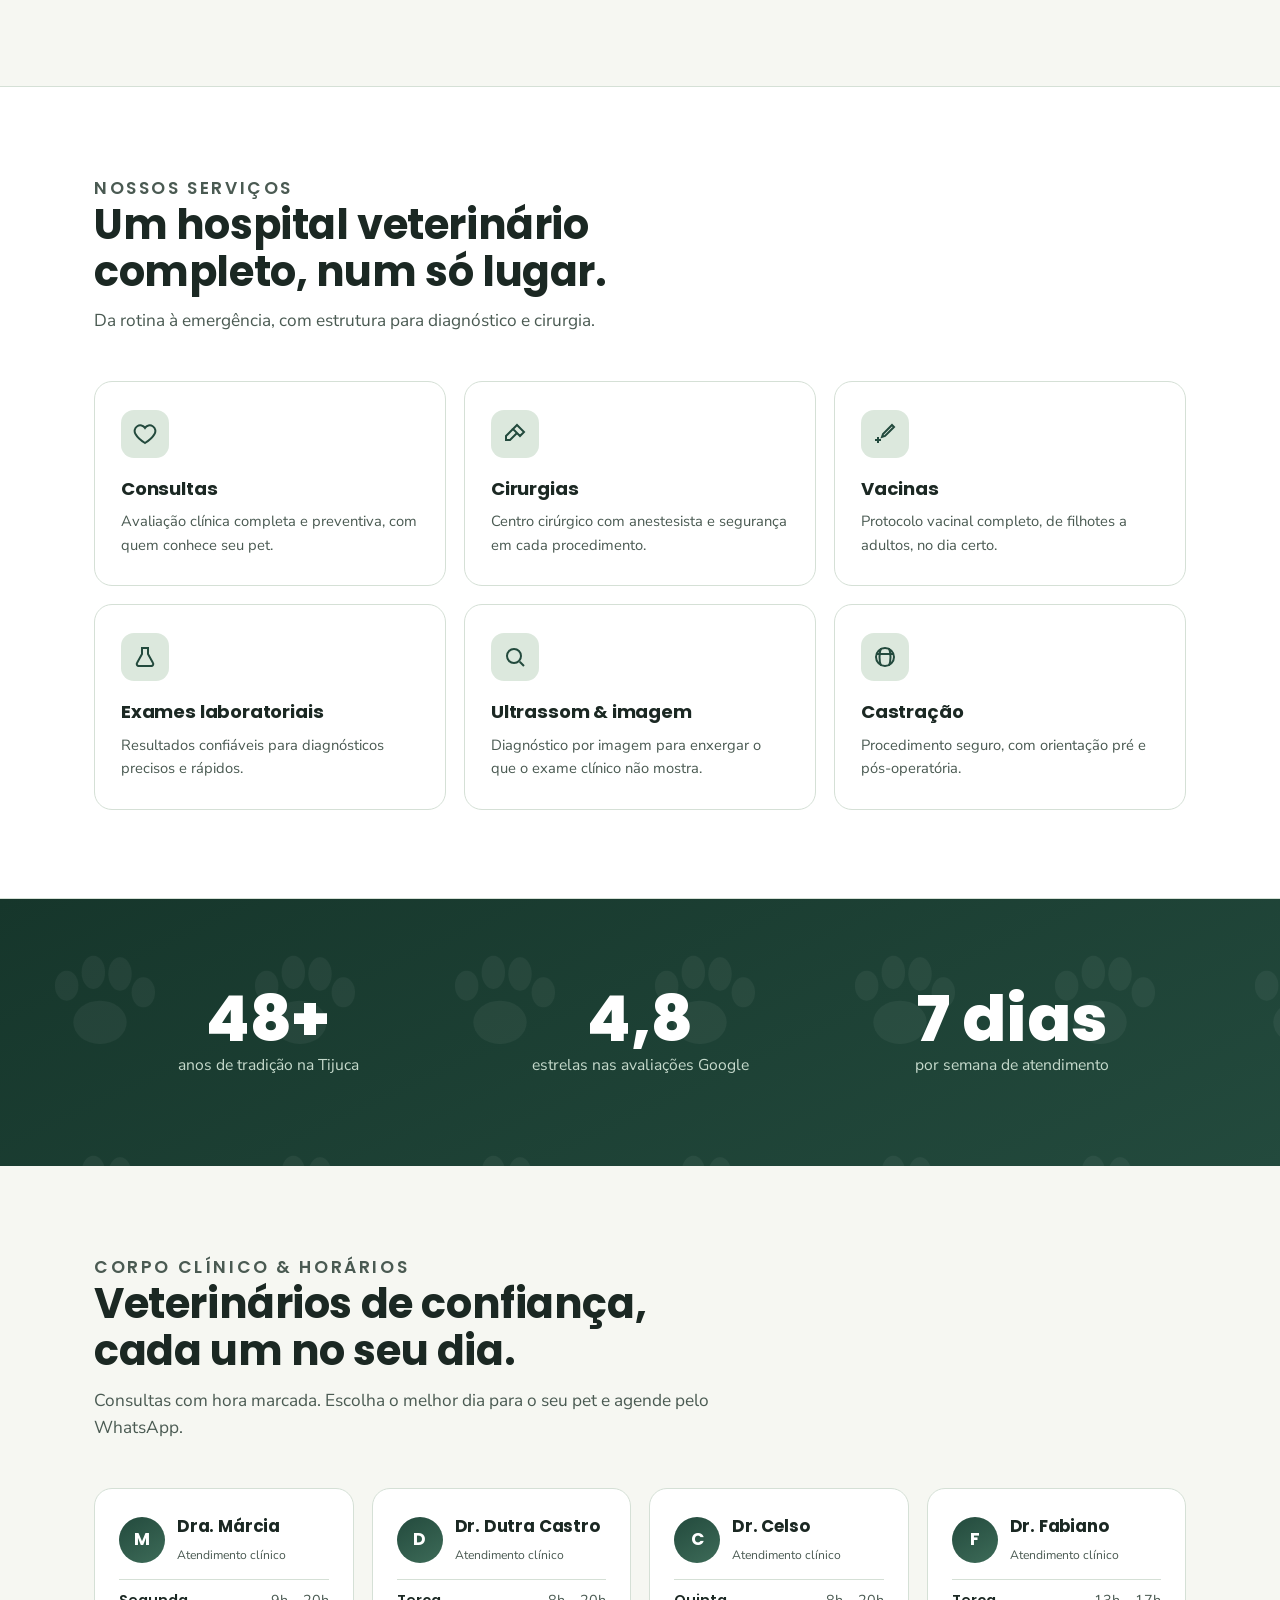
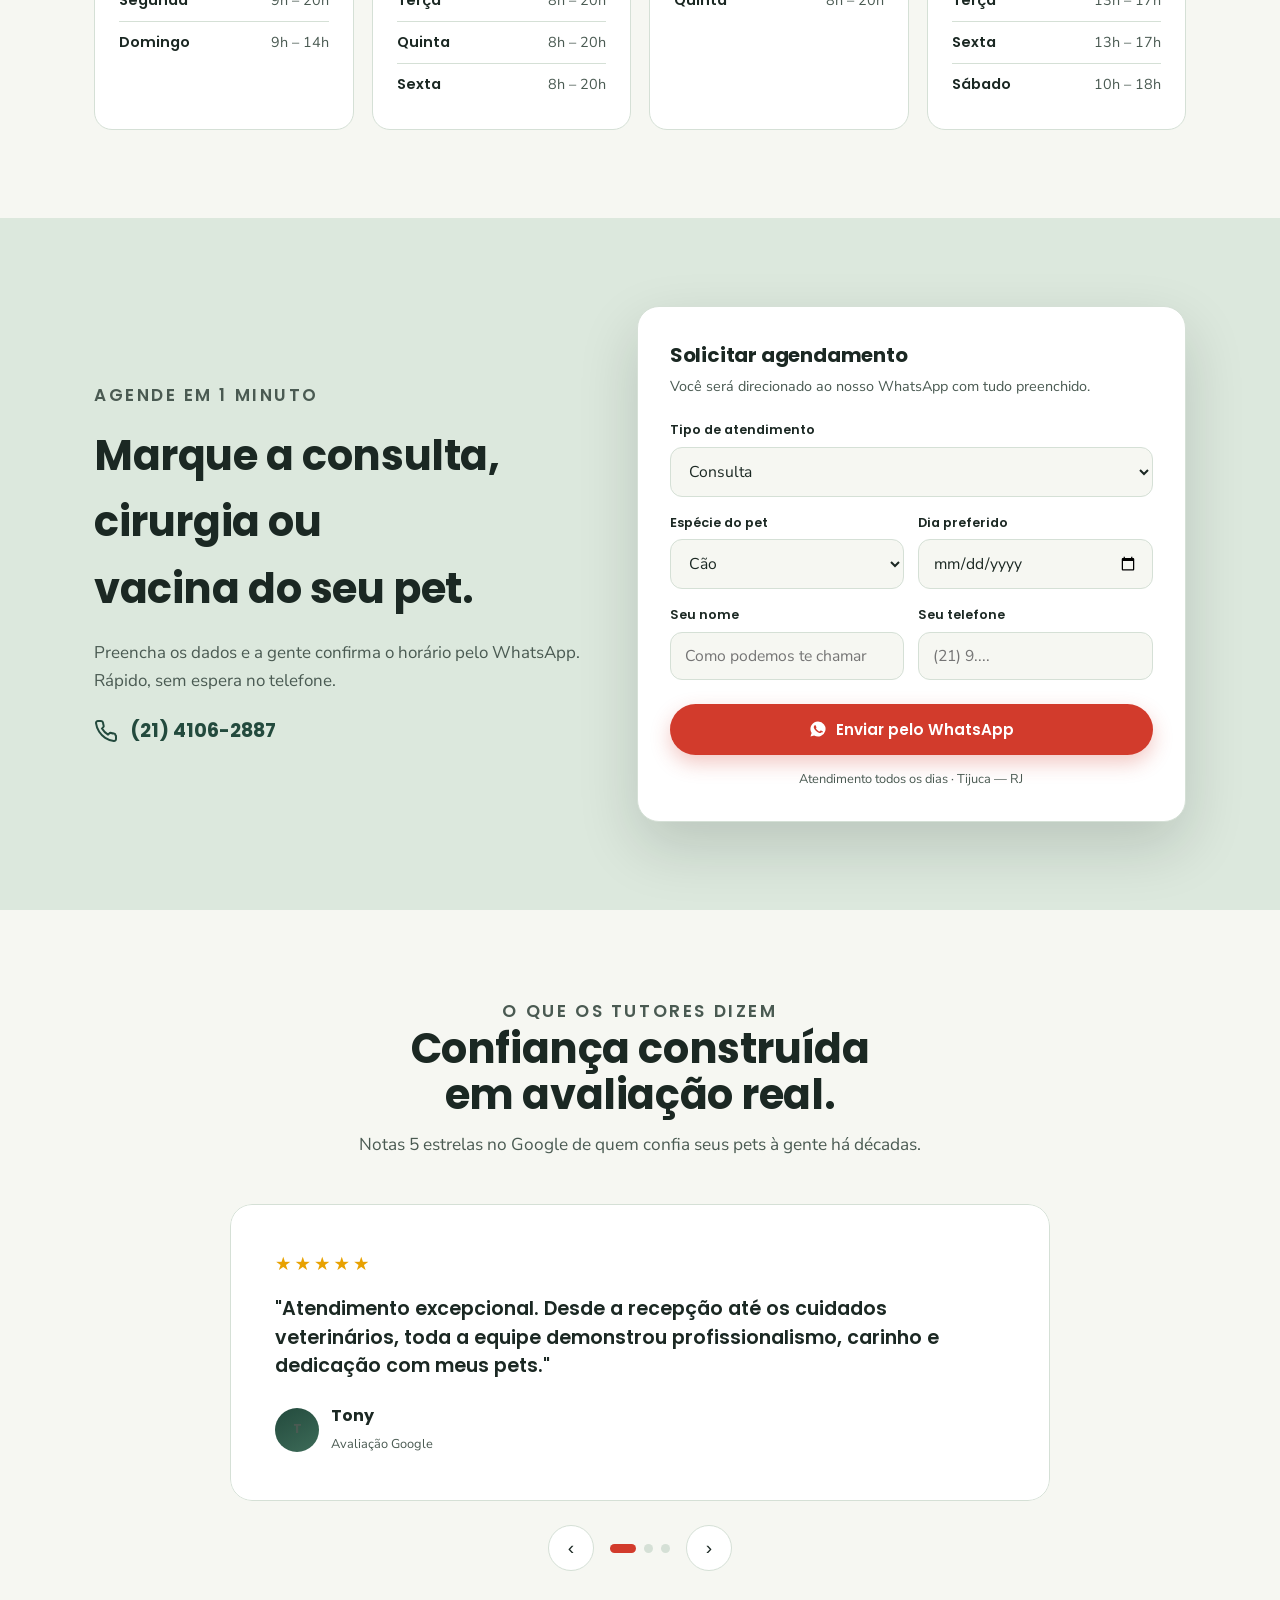
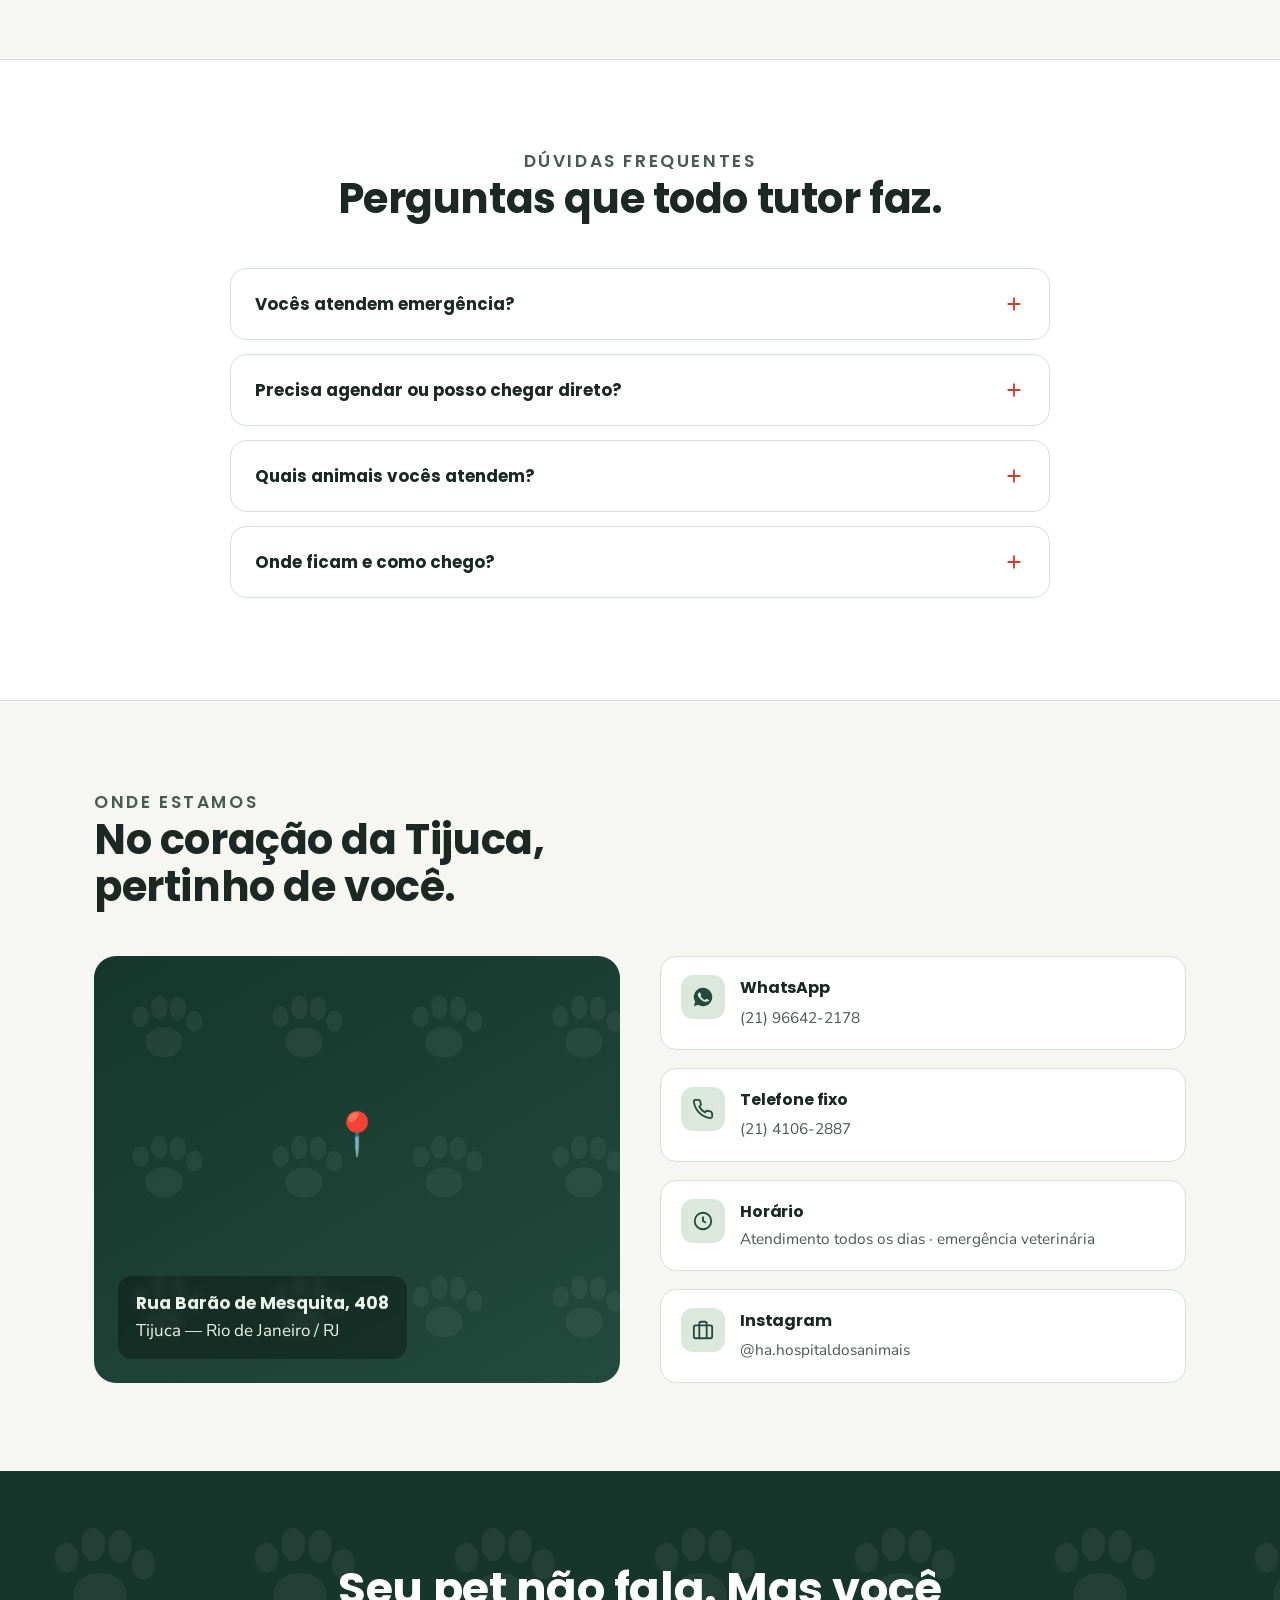
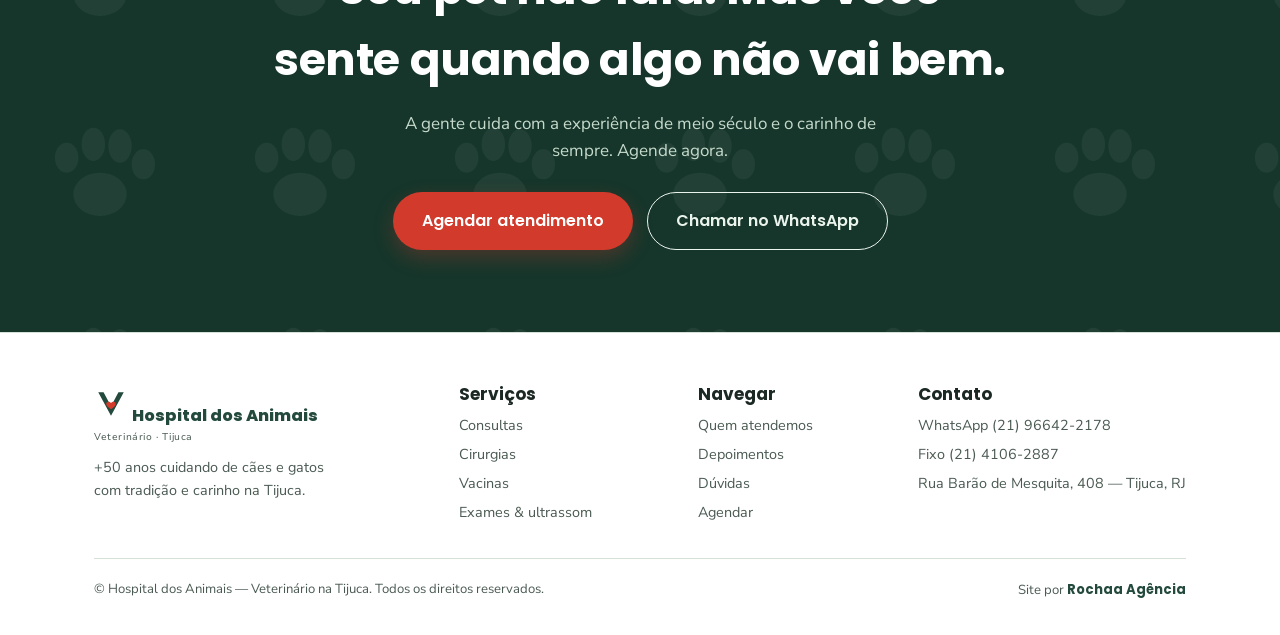
<file: projetos/veterinaria/index.html>
<!doctype html>
<html lang="pt-BR">
<head>
  <meta charset="utf-8">
  <meta name="viewport" content="width=device-width, initial-scale=1">
  <title>Hospital dos Animais — Veterinário na Tijuca | Consultas, Cirurgias e Vacinas</title>
  <meta name="description" content="Hospital dos Animais: clínica veterinária na Tijuca, RJ, há mais de 50 anos. Consultas, cirurgias, vacinas, exames e ultrassom para cães e gatos. Agende pelo WhatsApp.">
  <meta name="theme-color" content="#234A3D">

  <meta property="og:type" content="website">
  <meta property="og:locale" content="pt_BR">
  <meta property="og:title" content="Hospital dos Animais — Veterinário na Tijuca">
  <meta property="og:description" content="+50 anos cuidando de cães e gatos na Tijuca. Consultas, cirurgias, vacinas e exames. Agende pelo WhatsApp.">
  <meta property="og:image" content="og-image.jpg">

  <link rel="icon" href="data:image/svg+xml,%3Csvg xmlns='http://www.w3.org/2000/svg' viewBox='0 0 64 64'%3E%3Cpath d='M8 10 L32 54 L56 10 L46 10 L32 36 L18 10 Z' fill='%23234A3D'/%3E%3Cpath d='M32 30 c-3-4-9-3-9 2 0 4 5 7 9 10 4-3 9-6 9-10 0-5-6-6-9-2Z' fill='%23D23B2C'/%3E%3C/svg%3E">

  <link rel="preconnect" href="https://fonts.googleapis.com">
  <link rel="preconnect" href="https://fonts.gstatic.com" crossorigin>
  <link href="https://fonts.googleapis.com/css2?family=Nunito+Sans:wght@400;600;700;900&family=Poppins:wght@600;700;800&display=swap" rel="stylesheet">

  <style>
  :root{
    --pinheiro:#234A3D; --pinheiro-fundo:#16362B; --pinheiro-claro:#3D6B58;
    --salvia:#DCE8DD; --osso:#F6F7F2; --coracao:#D23B2C; --coracao-esc:#B32C1F;
    --tinta:#1B2823; --tinta-suave:#4A5A52; --linha:#D5E0D6;
    --bg:var(--osso); --surface:#FFFFFF; --surface-alt:var(--salvia);
    --text:var(--tinta); --text-soft:var(--tinta-suave); --hairline:var(--linha);
    --brand:var(--pinheiro); --brand-ink:var(--pinheiro-fundo);
    --accent:var(--coracao); --accent-ink:var(--coracao-esc); --on-brand:#EAF3EC;
    --display:'Poppins','Segoe UI',system-ui,sans-serif;
    --body:'Nunito Sans','Segoe UI',system-ui,sans-serif;
    --maxw:1140px;
    --shadow:0 24px 60px rgba(10,25,19,.16);
    --paw:url("data:image/svg+xml,%3Csvg xmlns='http://www.w3.org/2000/svg' width='120' height='120' viewBox='0 0 120 120'%3E%3Cg fill='%23ffffff' fill-opacity='0.05'%3E%3Cellipse cx='60' cy='74' rx='16' ry='13'/%3E%3Cellipse cx='40' cy='52' rx='7' ry='9'/%3E%3Cellipse cx='56' cy='44' rx='7' ry='10'/%3E%3Cellipse cx='72' cy='45' rx='7' ry='10'/%3E%3Cellipse cx='86' cy='56' rx='7' ry='9'/%3E%3C/g%3E%3C/svg%3E");
  }
  @media (prefers-color-scheme: dark){
    :root{
      --bg:#101E18; --surface:#172C23; --surface-alt:#1E3A2E;
      --text:#E6EFE7; --text-soft:#A9C0B1; --hairline:#294A3B;
      --brand:#5FA184; --brand-ink:#0C1913; --accent:#E8574A; --accent-ink:#E8574A;
      --linha:#294A3B; --salvia:#1E3A2E;
    }
  }

  *{box-sizing:border-box;}
  html{scroll-behavior:smooth;}
  body{margin:0;background:var(--bg);color:var(--text);font-family:var(--body);font-size:17px;line-height:1.6;-webkit-font-smoothing:antialiased;overflow-x:hidden;}
  .wrap{max-width:var(--maxw);margin:0 auto;padding:0 24px;}
  h1,h2,h3,h4,.display{font-family:var(--display);font-weight:700;letter-spacing:-.01em;text-wrap:balance;}
  a{color:inherit;}
  img{max-width:100%;}

  .eyebrow{font-family:var(--display);font-weight:600;font-size:.74rem;letter-spacing:.15em;text-transform:uppercase;color:var(--accent);margin:0 0 14px;}
  .btn{display:inline-flex;align-items:center;gap:9px;font-family:var(--display);font-weight:600;font-size:.95rem;padding:13px 22px;border-radius:100px;border:1.5px solid transparent;cursor:pointer;text-decoration:none;transition:transform .18s ease,background .18s ease,box-shadow .18s ease;}
  .btn:hover{transform:translateY(-2px);}
  .btn-primary{background:var(--accent);color:#fff;box-shadow:0 8px 20px rgba(210,59,44,.28);}
  .btn-primary:hover{background:var(--accent-ink);box-shadow:0 12px 26px rgba(210,59,44,.36);}
  .btn-ghost{background:transparent;border-color:currentColor;color:var(--on-brand);}
  .btn-lg{padding:15px 28px;font-size:1rem;}
  :focus-visible{outline:3px solid var(--accent);outline-offset:2px;border-radius:6px;}

  /* progress bar */
  .progress{position:fixed;top:0;left:0;height:3px;width:0;background:linear-gradient(90deg,var(--accent),#F2B7B0);z-index:60;transition:width .1s linear;}

  /* header */
  header.site{position:sticky;top:0;z-index:50;background:color-mix(in srgb,var(--bg) 82%,transparent);backdrop-filter:blur(10px);border-bottom:1px solid transparent;transition:border-color .25s ease,background .25s ease,box-shadow .25s ease;}
  header.site.scrolled{border-bottom-color:var(--hairline);box-shadow:0 6px 22px rgba(10,25,19,.06);}
  .navbar{display:flex;align-items:center;justify-content:space-between;height:72px;transition:height .25s ease;}
  header.site.scrolled .navbar{height:62px;}
  .brandlock{display:flex;align-items:center;gap:11px;text-decoration:none;}
  .brandlock svg{flex:none;transition:transform .3s ease;}
  .brandlock:hover svg{transform:rotate(-8deg) scale(1.05);}
  .brandlock b{font-family:var(--display);font-weight:800;font-size:1.02rem;color:var(--brand);line-height:1;}
  .brandlock .sub{display:block;font-size:.62rem;color:var(--text-soft);letter-spacing:.06em;margin-top:2px;}
  .nav-links{display:flex;gap:26px;align-items:center;}
  .nav-links a{position:relative;text-decoration:none;font-family:var(--display);font-weight:600;font-size:.9rem;color:var(--text);padding:4px 0;}
  .nav-links a::after{content:"";position:absolute;left:0;bottom:-2px;width:0;height:2px;background:var(--accent);transition:width .25s ease;}
  .nav-links a:hover::after{width:100%;}
  @media (max-width:880px){.nav-links{display:none;}}

  /* hero */
  .hero{position:relative;color:var(--on-brand);padding:90px 0 96px;overflow:hidden;background:linear-gradient(155deg,var(--brand-ink),var(--brand) 130%);}
  .hero .blob{position:absolute;border-radius:50%;filter:blur(60px);opacity:.5;pointer-events:none;}
  .hero .blob.b1{width:420px;height:420px;background:rgba(210,59,44,.35);top:-120px;right:-80px;animation:float1 14s ease-in-out infinite;}
  .hero .blob.b2{width:360px;height:360px;background:rgba(95,161,132,.4);bottom:-140px;left:-100px;animation:float2 18s ease-in-out infinite;}
  .hero .paw{position:absolute;inset:0;background-image:var(--paw);background-size:230px;opacity:1;pointer-events:none;}
  @keyframes float1{0%,100%{transform:translate(0,0)}50%{transform:translate(-30px,30px)}}
  @keyframes float2{0%,100%{transform:translate(0,0)}50%{transform:translate(28px,-24px)}}
  .hero-grid{position:relative;display:grid;grid-template-columns:1.05fr .95fr;gap:48px;align-items:center;}
  @media (max-width:900px){.hero-grid{grid-template-columns:1fr;gap:34px;}}
  .badge{display:inline-flex;align-items:center;gap:8px;background:rgba(255,255,255,.1);border:1px solid rgba(255,255,255,.18);padding:7px 15px;border-radius:100px;font-family:var(--display);font-weight:600;font-size:.78rem;letter-spacing:.04em;margin-bottom:20px;}
  .badge .pulse-dot{width:8px;height:8px;border-radius:50%;background:#7DE0B6;box-shadow:0 0 0 0 rgba(125,224,182,.7);animation:pulse 2s infinite;}
  @keyframes pulse{0%{box-shadow:0 0 0 0 rgba(125,224,182,.6)}70%{box-shadow:0 0 0 10px rgba(125,224,182,0)}100%{box-shadow:0 0 0 0 rgba(125,224,182,0)}}
  .hero h1{font-size:clamp(2.5rem,5.6vw,3.9rem);line-height:1.02;color:#fff;margin:0 0 20px;}
  .hero h1 .hl{color:#F2B7B0;}
  .hero .lead{font-size:1.16rem;color:#C6DACC;max-width:46ch;margin:0 0 30px;}
  .hero-actions{display:flex;flex-wrap:wrap;gap:14px;}
  .hero-trust{display:flex;gap:34px;margin-top:38px;flex-wrap:wrap;}
  .hero-trust b{font-family:var(--display);font-weight:800;font-size:2rem;color:#fff;display:block;line-height:1;}
  .hero-trust span{font-size:.82rem;color:#A9C6B2;}

  .hero-card{position:relative;background:var(--paw),linear-gradient(160deg,#2C5647,#173A2D);background-size:150px,auto;border-radius:24px;min-height:400px;box-shadow:var(--shadow);display:flex;flex-direction:column;justify-content:space-between;padding:28px;border:1px solid rgba(255,255,255,.08);animation:cardin 1s cubic-bezier(.2,.8,.2,1) both;}
  @keyframes cardin{from{opacity:0;transform:translateY(24px) scale(.98)}to{opacity:1;transform:none}}
  .hero-card .card-brand{display:flex;flex-direction:column;align-items:center;gap:14px;text-align:center;margin-top:6px;}
  .hero-card .logo-badge{width:120px;height:120px;border-radius:30px;background:#fff;display:flex;align-items:center;justify-content:center;box-shadow:0 14px 32px rgba(0,0,0,.22);}
  .hero-card .logo-badge svg{width:76px;height:76px;}
  .hero-card .card-name b{font-family:var(--display);font-weight:800;font-size:1.18rem;color:#fff;display:block;line-height:1.1;}
  .hero-card .card-name span{font-size:.72rem;letter-spacing:.07em;color:#A9C6B2;}
  .ecg{width:100%;height:70px;}
  .ecg path{fill:none;stroke:#F2B7B0;stroke-width:2.5;stroke-linecap:round;stroke-linejoin:round;stroke-dasharray:520;stroke-dashoffset:520;animation:ecg 3.4s linear infinite;}
  @keyframes ecg{to{stroke-dashoffset:-520;}}
  .hero-card .pill{background:#fff;color:var(--pinheiro);border-radius:16px;padding:16px 20px;box-shadow:0 10px 24px rgba(10,25,19,.2);}
  .hero-card .pill .k{font-family:var(--display);font-weight:700;font-size:.7rem;letter-spacing:.12em;text-transform:uppercase;color:var(--coracao);}
  .hero-card .pill .v{font-family:var(--display);font-weight:800;font-size:1.05rem;color:var(--pinheiro);margin-top:3px;}

  /* marquee strip */
  .strip{background:var(--surface);border-top:1px solid var(--hairline);border-bottom:1px solid var(--hairline);overflow:hidden;}
  .marquee{display:flex;gap:0;width:max-content;animation:marq 26s linear infinite;}
  .marquee:hover{animation-play-state:paused;}
  .marquee .item{display:flex;align-items:center;gap:11px;font-family:var(--display);font-weight:700;font-size:.95rem;padding:20px 34px;white-space:nowrap;color:var(--text);}
  .marquee .item svg{color:var(--accent);flex:none;}
  .marquee .item .sep{width:6px;height:6px;border-radius:50%;background:var(--brand);opacity:.4;}
  @keyframes marq{to{transform:translateX(-50%);}}

  section.block{padding:88px 0;}
  .sec-head{max-width:660px;margin:0 0 46px;}
  .sec-head.center{margin-left:auto;margin-right:auto;text-align:center;}
  .sec-head h2{font-size:clamp(1.9rem,3.8vw,2.6rem);margin:0 0 12px;line-height:1.12;}
  .sec-head p{color:var(--text-soft);font-size:1.08rem;margin:0;}

  /* reveal */
  .reveal{opacity:0;transform:translateY(28px);transition:opacity .7s cubic-bezier(.2,.8,.2,1),transform .7s cubic-bezier(.2,.8,.2,1);}
  .reveal.in{opacity:1;transform:none;}
  .reveal.d1{transition-delay:.08s}.reveal.d2{transition-delay:.16s}.reveal.d3{transition-delay:.24s}.reveal.d4{transition-delay:.32s}.reveal.d5{transition-delay:.4s}

  .animals{display:grid;grid-template-columns:repeat(2,1fr);gap:20px;max-width:780px;}
  @media (max-width:780px){.animals{grid-template-columns:1fr;}}
  .animal{background:var(--surface);border:1px solid var(--hairline);border-radius:20px;padding:32px 30px;transition:transform .2s ease,box-shadow .2s ease;}
  .animal:hover{transform:translateY(-4px);box-shadow:var(--shadow);}
  .animal .ico{font-size:2.6rem;line-height:1;}
  .animal h3{font-size:1.35rem;margin:16px 0 8px;}
  .animal p{color:var(--text-soft);margin:0;font-size:.96rem;}
  .animal .tag{display:inline-block;margin-top:14px;font-family:var(--display);font-weight:600;font-size:.72rem;letter-spacing:.06em;text-transform:uppercase;color:var(--brand);background:var(--surface-alt);padding:5px 11px;border-radius:100px;}

  .services{display:grid;grid-template-columns:repeat(3,1fr);gap:18px;}
  @media (max-width:900px){.services{grid-template-columns:repeat(2,1fr);}}
  @media (max-width:560px){.services{grid-template-columns:1fr;}}
  .service{position:relative;background:var(--surface);border:1px solid var(--hairline);border-radius:18px;padding:28px 26px;overflow:hidden;transition:border-color .2s ease,transform .2s ease,box-shadow .2s ease;}
  .service::before{content:"";position:absolute;inset:0;background:linear-gradient(160deg,var(--brand),var(--brand-ink));opacity:0;transition:opacity .25s ease;z-index:0;}
  .service:hover{transform:translateY(-4px);box-shadow:var(--shadow);border-color:transparent;}
  .service:hover::before{opacity:1;}
  .service>*{position:relative;z-index:1;transition:color .25s ease;}
  .service .ic{width:48px;height:48px;border-radius:13px;background:var(--surface-alt);display:flex;align-items:center;justify-content:center;color:var(--brand);margin-bottom:16px;transition:background .25s ease,color .25s ease;}
  .service h3{font-size:1.14rem;margin:0 0 7px;}
  .service p{color:var(--text-soft);font-size:.92rem;margin:0;}
  .service:hover h3,.service:hover p{color:#fff;}
  .service:hover .ic{background:rgba(255,255,255,.16);color:#fff;}

  /* stats band */
  .stats{background-color:var(--brand-ink);background-image:var(--paw),linear-gradient(155deg,var(--brand-ink),var(--brand));background-size:200px,auto;color:var(--on-brand);}
  .stats .grid{display:grid;grid-template-columns:repeat(3,1fr);gap:24px;text-align:center;}
  @media (max-width:640px){.stats .grid{grid-template-columns:1fr;gap:36px;}}
  .stat b{font-family:var(--display);font-weight:800;font-size:clamp(2.8rem,6vw,4rem);color:#fff;display:block;line-height:1;}
  .stat span{color:#C6DACC;font-size:.98rem;}

  .vets{display:grid;grid-template-columns:repeat(4,1fr);gap:18px;}
  @media (max-width:900px){.vets{grid-template-columns:repeat(2,1fr);}}
  @media (max-width:520px){.vets{grid-template-columns:1fr;}}
  .vet{background:var(--surface);border:1px solid var(--hairline);border-radius:18px;padding:24px;transition:transform .2s ease,box-shadow .2s ease;}
  .vet:hover{transform:translateY(-4px);box-shadow:var(--shadow);}
  .vet-top{display:flex;gap:12px;align-items:center;margin-bottom:12px;}
  .vet .av{width:46px;height:46px;border-radius:100px;background:linear-gradient(150deg,var(--brand),var(--pinheiro-claro));color:#fff;display:flex;align-items:center;justify-content:center;font-family:var(--display);font-weight:700;flex:none;}
  .vet h3{font-size:1.05rem;margin:0;}
  .vet .role{font-size:.76rem;color:var(--text-soft);}
  .vet ul{list-style:none;margin:0;padding:0;}
  .vet li{display:flex;justify-content:space-between;font-size:.9rem;border-top:1px solid var(--hairline);padding:9px 0;}
  .vet li b{font-family:var(--display);font-weight:600;}
  .vet li span{color:var(--text-soft);font-variant-numeric:tabular-nums;}

  .schedule{background:var(--surface-alt);}
  .sched-grid{display:grid;grid-template-columns:.95fr 1.05fr;gap:46px;align-items:center;}
  @media (max-width:880px){.sched-grid{grid-template-columns:1fr;gap:30px;}}
  .sched-copy h2{font-size:clamp(1.9rem,3.8vw,2.6rem);margin:0 0 14px;}
  .sched-copy p{color:var(--text-soft);font-size:1.06rem;}
  .sched-copy .call{display:flex;align-items:center;gap:12px;margin-top:22px;font-family:var(--display);font-weight:700;color:var(--brand);font-size:1.2rem;}
  .form{background:var(--surface);border:1px solid var(--hairline);border-radius:22px;padding:32px;box-shadow:var(--shadow);}
  .form h3{margin:0 0 4px;font-size:1.25rem;}
  .form .sub{color:var(--text-soft);font-size:.9rem;margin:0 0 22px;}
  .field{margin-bottom:16px;}
  .field label{display:block;font-family:var(--display);font-weight:600;font-size:.8rem;margin-bottom:6px;}
  .field input,.field select{width:100%;padding:12px 14px;border-radius:12px;border:1.5px solid var(--hairline);background:var(--bg);color:var(--text);font-family:var(--body);font-size:.98rem;transition:border-color .18s ease,box-shadow .18s ease;}
  .field input:focus,.field select:focus{border-color:var(--brand);outline:none;box-shadow:0 0 0 4px rgba(35,74,61,.12);}
  .field-row{display:grid;grid-template-columns:1fr 1fr;gap:14px;}
  @media (max-width:480px){.field-row{grid-template-columns:1fr;}}
  .form .btn{width:100%;justify-content:center;margin-top:8px;}
  .form .fineprint{text-align:center;font-size:.8rem;color:var(--text-soft);margin:14px 0 0;}

  /* testimonials slider */
  .slider{position:relative;max-width:820px;margin:0 auto;}
  .viewport{overflow:hidden;border-radius:22px;}
  .track{display:flex;transition:transform .5s cubic-bezier(.2,.8,.2,1);}
  .review{flex:0 0 100%;background:var(--surface);border:1px solid var(--hairline);padding:44px;border-radius:22px;box-sizing:border-box;}
  .review .stars{color:#E8A100;letter-spacing:3px;font-size:1.15rem;margin-bottom:16px;}
  .review p{font-size:1.2rem;line-height:1.5;margin:0 0 22px;font-family:var(--display);font-weight:600;}
  .review .who{display:flex;align-items:center;gap:12px;}
  .review .av{width:44px;height:44px;border-radius:100px;background:linear-gradient(150deg,var(--brand),var(--pinheiro-claro));color:#fff;display:flex;align-items:center;justify-content:center;font-family:var(--display);font-weight:700;}
  .review .who b{font-family:var(--display);font-size:1rem;display:block;}
  .review .who span{font-size:.8rem;color:var(--text-soft);}
  .slider-nav{display:flex;justify-content:center;align-items:center;gap:16px;margin-top:24px;}
  .slider-nav button{width:46px;height:46px;border-radius:100px;border:1.5px solid var(--hairline);background:var(--surface);color:var(--text);cursor:pointer;font-size:1.2rem;display:flex;align-items:center;justify-content:center;transition:background .18s ease,color .18s ease,transform .18s ease;}
  .slider-nav button:hover{background:var(--brand);color:#fff;transform:translateY(-2px);border-color:var(--brand);}
  .dots{display:flex;gap:8px;}
  .dots button{width:9px;height:9px;padding:0;border-radius:100px;border:none;background:var(--hairline);cursor:pointer;transition:width .25s ease,background .25s ease;}
  .dots button.active{width:26px;background:var(--accent);}

  /* faq */
  .faq{max-width:820px;margin:0 auto;}
  .qa{border:1px solid var(--hairline);border-radius:16px;margin-bottom:14px;overflow:hidden;background:var(--surface);}
  .qa button{width:100%;text-align:left;background:none;border:none;padding:22px 24px;font-family:var(--display);font-weight:700;font-size:1.05rem;color:var(--text);cursor:pointer;display:flex;justify-content:space-between;align-items:center;gap:16px;}
  .qa button .chev{flex:none;transition:transform .3s ease;color:var(--accent);}
  .qa[open] button .chev,.qa.open button .chev{transform:rotate(45deg);}
  .qa .ans{max-height:0;overflow:hidden;transition:max-height .35s ease;}
  .qa .ans p{margin:0;padding:0 24px 24px;color:var(--text-soft);}

  .contact-grid{display:grid;grid-template-columns:1fr 1fr;gap:40px;align-items:stretch;}
  @media (max-width:860px){.contact-grid{grid-template-columns:1fr;}}
  .map{position:relative;background:var(--paw),linear-gradient(150deg,var(--brand-ink),var(--brand));background-size:140px,auto;border-radius:22px;min-height:340px;overflow:hidden;display:flex;align-items:flex-end;padding:24px;color:var(--on-brand);text-decoration:none;transition:transform .2s ease;}
  .map:hover{transform:scale(1.01);}
  .map .pin{position:absolute;top:42%;left:50%;transform:translate(-50%,-50%);font-size:2.6rem;animation:bob 2.6s ease-in-out infinite;}
  @keyframes bob{0%,100%{transform:translate(-50%,-50%)}50%{transform:translate(-50%,-64%)}}
  .map .addr{background:rgba(0,0,0,.3);border-radius:14px;padding:14px 18px;backdrop-filter:blur(3px);}
  .map .addr b{font-family:var(--display);display:block;}
  .info-list{display:flex;flex-direction:column;gap:18px;}
  .info-row{display:flex;gap:15px;align-items:flex-start;background:var(--surface);border:1px solid var(--hairline);border-radius:16px;padding:18px 20px;transition:transform .18s ease,box-shadow .18s ease;}
  .info-row:hover{transform:translateX(4px);box-shadow:var(--shadow);}
  .info-row .ic{width:44px;height:44px;border-radius:12px;background:var(--surface-alt);color:var(--brand);display:flex;align-items:center;justify-content:center;flex:none;}
  .info-row h4{margin:0 0 3px;font-size:1rem;}
  .info-row p,.info-row a{margin:0;color:var(--text-soft);font-size:.96rem;text-decoration:none;}
  .info-row a:hover{color:var(--accent);}

  .final-cta{position:relative;background:var(--brand-ink);color:var(--on-brand);text-align:center;padding:82px 0;background-image:var(--paw);background-size:200px;overflow:hidden;}
  .final-cta h2{color:#fff;font-size:clamp(1.9rem,4.2vw,2.8rem);margin:0 0 14px;}
  .final-cta p{color:#C6DACC;max-width:48ch;margin:0 auto 28px;}
  .final-cta .btns{display:flex;gap:14px;justify-content:center;flex-wrap:wrap;}

  footer.site{background:var(--surface);border-top:1px solid var(--hairline);padding:48px 0 34px;}
  .foot-grid{display:flex;justify-content:space-between;flex-wrap:wrap;gap:26px;}
  .foot-grid .col b{font-family:var(--display);}
  .foot-grid .col p,.foot-grid .col a{color:var(--text-soft);font-size:.9rem;margin:6px 0 0;display:block;text-decoration:none;}
  .foot-grid .col a:hover{color:var(--accent);}
  .foot-bottom{margin-top:34px;padding-top:20px;border-top:1px solid var(--hairline);display:flex;justify-content:space-between;flex-wrap:wrap;gap:10px;font-size:.82rem;color:var(--text-soft);}
  .foot-bottom .made b{color:var(--brand);font-family:var(--display);}

  /* floating actions */
  .fab{position:fixed;right:22px;bottom:22px;z-index:55;display:flex;flex-direction:column;gap:12px;align-items:center;}
  .fab a,.fab button{width:56px;height:56px;border-radius:100px;border:none;cursor:pointer;display:flex;align-items:center;justify-content:center;box-shadow:0 10px 26px rgba(10,25,19,.28);transition:transform .2s ease;}
  .fab a:hover,.fab button:hover{transform:translateY(-3px) scale(1.05);}
  .fab .wa{background:#25D366;color:#fff;position:relative;}
  .fab .wa::after{content:"";position:absolute;inset:0;border-radius:100px;box-shadow:0 0 0 0 rgba(37,211,102,.6);animation:pulse2 2.2s infinite;}
  @keyframes pulse2{0%{box-shadow:0 0 0 0 rgba(37,211,102,.55)}70%{box-shadow:0 0 0 16px rgba(37,211,102,0)}100%{box-shadow:0 0 0 0 rgba(37,211,102,0)}}
  .fab .top{background:var(--surface);color:var(--brand);border:1px solid var(--hairline);opacity:0;pointer-events:none;transition:opacity .25s ease,transform .2s ease;}
  .fab .top.show{opacity:1;pointer-events:auto;}

  @media (prefers-reduced-motion:reduce){
    *{animation:none!important;transition:none!important;}
    html{scroll-behavior:auto;}
    .reveal{opacity:1;transform:none;}
    .track{transition:none;}
  }
  </style>
</head>
<body id="topo">

<div class="progress" id="progress"></div>

<header class="site" id="header">
  <div class="wrap navbar">
    <a class="brandlock" href="#topo" aria-label="Hospital dos Animais - início">
      <svg width="38" height="38" viewBox="0 0 64 64" aria-hidden="true"><path d="M8 10 L32 54 L56 10 L46 10 L32 36 L18 10 Z" fill="var(--brand)"/><path d="M32 30 c-3-4-9-3-9 2 0 4 5 7 9 10 4-3 9-6 9-10 0-5-6-6-9-2Z" fill="var(--accent)"/></svg>
      <span><b>Hospital dos Animais</b><span class="sub">Veterinário · Tijuca — RJ</span></span>
    </a>
    <nav class="nav-links" aria-label="Navegação principal">
      <a href="#servicos">Serviços</a>
      <a href="#animais">Quem atendemos</a>
      <a href="#depoimentos">Depoimentos</a>
      <a href="#faq">Dúvidas</a>
      <a href="#contato">Contato</a>
    </nav>
    <a class="btn btn-primary" href="#agendar">Agendar</a>
  </div>
</header>

<main>
  <section class="hero">
    <div class="paw"></div>
    <span class="blob b1"></span><span class="blob b2"></span>
    <div class="wrap hero-grid">
      <div>
        <span class="badge"><span class="pulse-dot"></span> Atendemos todos os dias · Emergência</span>
        <h1>O cuidado que seu pet merece, de quem entende há <span class="hl">meio século</span>.</h1>
        <p class="lead">Consultas, cirurgias, vacinas e exames com uma equipe que trata cães e gatos com o carinho de sempre — e a estrutura de um hospital veterinário completo.</p>
        <div class="hero-actions">
          <a class="btn btn-primary btn-lg" href="#agendar">Agendar atendimento</a>
          <a class="btn btn-ghost btn-lg" href="https://wa.me/5521966422178" target="_blank" rel="noopener">
            <svg width="18" height="18" viewBox="0 0 24 24" fill="currentColor" aria-hidden="true"><path d="M12 2a10 10 0 0 0-8.5 15.3L2 22l4.8-1.5A10 10 0 1 0 12 2Zm5.3 14.1c-.2.6-1.3 1.2-1.8 1.2-.5.1-1 .1-1.7-.1-.4-.1-.9-.3-1.6-.6-2.8-1.2-4.6-4-4.7-4.2-.1-.2-1.1-1.5-1.1-2.8 0-1.3.7-2 .9-2.2.2-.3.5-.3.7-.3h.5c.2 0 .4 0 .6.5l.8 1.9c.1.2.1.4 0 .5l-.4.6c-.2.2-.3.4-.1.7.2.3.9 1.4 1.9 2.3 1.3 1.1 2.3 1.5 2.6 1.6.3.1.5.1.7-.1l.9-1c.2-.2.4-.2.6-.1l1.9.9c.3.2.4.3.5.4.1.3.1.9-.2 1.5Z"/></svg>
            WhatsApp
          </a>
        </div>
        <div class="hero-trust">
          <div><b class="count" data-target="50" data-suffix="+">0</b><span>anos de história</span></div>
          <div><b class="count" data-target="5" data-decimals="1">0</b><span>estrelas no Google</span></div>
          <div><b class="count" data-target="7" data-suffix=" dias">0</b><span>por semana abertos</span></div>
        </div>
      </div>
      <div class="hero-card">
        <div class="card-brand">
          <div class="logo-badge">
            <svg viewBox="0 0 64 64" aria-label="Logotipo Hospital dos Animais"><path d="M8 10 L32 54 L56 10 L46 10 L32 36 L18 10 Z" fill="var(--pinheiro)"/><path d="M32 30 c-3-4-9-3-9 2 0 4 5 7 9 10 4-3 9-6 9-10 0-5-6-6-9-2Z" fill="var(--coracao)"/></svg>
          </div>
          <div class="card-name"><b>Hospital dos Animais</b><span>Veterinário · Tijuca — RJ</span></div>
        </div>
        <svg class="ecg" viewBox="0 0 320 70" preserveAspectRatio="none" aria-hidden="true"><path d="M0 35 H70 l10 -22 l12 44 l10 -22 H160 l8 -14 l10 28 l7 -14 H320"/></svg>
        <div class="pill">
          <div class="k">Emergência veterinária</div>
          <div class="v">Seu pet bem cuidado quando mais precisa</div>
        </div>
      </div>
    </div>
  </section>

  <div class="strip" aria-hidden="true">
    <div class="marquee" id="marquee">
      <span class="item"><svg width="20" height="20" viewBox="0 0 24 24" fill="none" stroke="currentColor" stroke-width="2"><path d="M20 6 9 17l-5-5"/></svg> +50 anos na Tijuca <span class="sep"></span></span>
      <span class="item">Emergência &amp; cirurgia <span class="sep"></span></span>
      <span class="item">Atendimento todos os dias <span class="sep"></span></span>
      <span class="item">Cuidado que vem do coração <span class="sep"></span></span>
      <span class="item">Cães &amp; gatos de todas as idades <span class="sep"></span></span>
      <span class="item">Avaliações 5★ no Google <span class="sep"></span></span>
      <span class="item"><svg width="20" height="20" viewBox="0 0 24 24" fill="none" stroke="currentColor" stroke-width="2"><path d="M20 6 9 17l-5-5"/></svg> +50 anos na Tijuca <span class="sep"></span></span>
      <span class="item">Emergência &amp; cirurgia <span class="sep"></span></span>
      <span class="item">Atendimento todos os dias <span class="sep"></span></span>
      <span class="item">Cuidado que vem do coração <span class="sep"></span></span>
      <span class="item">Cães &amp; gatos de todas as idades <span class="sep"></span></span>
      <span class="item">Avaliações 5★ no Google <span class="sep"></span></span>
    </div>
  </div>

  <section class="block" id="animais">
    <div class="wrap">
      <div class="sec-head reveal">
        <p class="eyebrow">Quem nós atendemos</p>
        <h2>Feito para cães, gatos e seus tutores.</h2>
        <p>Nosso foco são cães e gatos de todas as idades — do filhote à melhor idade — com acompanhamento próximo e humano.</p>
      </div>
      <div class="animals">
        <div class="animal reveal d1"><div class="ico">🐶</div><h3>Cães</h3><p>Consultas, vacinas, cirurgias e acompanhamento em todas as fases — de filhote a idoso.</p><span class="tag">Todas as raças e portes</span></div>
        <div class="animal reveal d2"><div class="ico">🐱</div><h3>Gatos</h3><p>Atendimento com o cuidado que o felino exige — do check-up de rotina à cirurgia.</p><span class="tag">Manejo felino cuidadoso</span></div>
      </div>
    </div>
  </section>

  <section class="block" id="servicos" style="background:var(--surface);border-top:1px solid var(--hairline);border-bottom:1px solid var(--hairline);">
    <div class="wrap">
      <div class="sec-head reveal">
        <p class="eyebrow">Nossos serviços</p>
        <h2>Um hospital veterinário completo, num só lugar.</h2>
        <p>Da rotina à emergência, com estrutura para diagnóstico e cirurgia.</p>
      </div>
      <div class="services">
        <div class="service reveal d1"><div class="ic"><svg width="24" height="24" viewBox="0 0 24 24" fill="none" stroke="currentColor" stroke-width="2"><path d="M12 21s-7-4.35-9.5-9A5.5 5.5 0 0 1 12 6a5.5 5.5 0 0 1 9.5 6c-2.5 4.65-9.5 9-9.5 9Z"/></svg></div><h3>Consultas</h3><p>Avaliação clínica completa e preventiva, com quem conhece seu pet.</p></div>
        <div class="service reveal d2"><div class="ic"><svg width="24" height="24" viewBox="0 0 24 24" fill="none" stroke="currentColor" stroke-width="2"><path d="M14 3l7 7-4 4-7-7z"/><path d="M10 7 3 14v4h4l7-7"/></svg></div><h3>Cirurgias</h3><p>Centro cirúrgico com anestesista e segurança em cada procedimento.</p></div>
        <div class="service reveal d3"><div class="ic"><svg width="24" height="24" viewBox="0 0 24 24" fill="none" stroke="currentColor" stroke-width="2"><path d="M19 3l2 2-9 9-3 1 1-3z"/><path d="M5 21v-6M2 18h6"/></svg></div><h3>Vacinas</h3><p>Protocolo vacinal completo, de filhotes a adultos, no dia certo.</p></div>
        <div class="service reveal d1"><div class="ic"><svg width="24" height="24" viewBox="0 0 24 24" fill="none" stroke="currentColor" stroke-width="2"><path d="M9 3v6l-5 9a2 2 0 0 0 2 3h12a2 2 0 0 0 2-3l-5-9V3"/><path d="M8 3h8"/></svg></div><h3>Exames laboratoriais</h3><p>Resultados confiáveis para diagnósticos precisos e rápidos.</p></div>
        <div class="service reveal d2"><div class="ic"><svg width="24" height="24" viewBox="0 0 24 24" fill="none" stroke="currentColor" stroke-width="2"><circle cx="11" cy="11" r="7"/><path d="M21 21l-4.3-4.3"/></svg></div><h3>Ultrassom &amp; imagem</h3><p>Diagnóstico por imagem para enxergar o que o exame clínico não mostra.</p></div>
        <div class="service reveal d3"><div class="ic"><svg width="24" height="24" viewBox="0 0 24 24" fill="none" stroke="currentColor" stroke-width="2"><circle cx="12" cy="12" r="9"/><path d="M3.5 9h17M8 3.5c-2 4-2 13 0 17M16 3.5c2 4 2 13 0 17"/></svg></div><h3>Castração</h3><p>Procedimento seguro, com orientação pré e pós-operatória.</p></div>
      </div>
    </div>
  </section>

  <section class="block stats">
    <div class="wrap">
      <div class="grid">
        <div class="stat reveal d1"><b class="count" data-target="50" data-suffix="+">0</b><span>anos de tradição na Tijuca</span></div>
        <div class="stat reveal d2"><b class="count" data-target="5" data-decimals="1">0</b><span>estrelas nas avaliações Google</span></div>
        <div class="stat reveal d3"><b class="count" data-target="7" data-suffix=" dias">0</b><span>por semana de atendimento</span></div>
      </div>
    </div>
  </section>

  <section class="block" id="horarios">
    <div class="wrap">
      <div class="sec-head reveal">
        <p class="eyebrow">Corpo clínico &amp; horários</p>
        <h2>Veterinários de confiança, cada um no seu dia.</h2>
        <p>Consultas com hora marcada. Escolha o melhor dia para o seu pet e agende pelo WhatsApp.</p>
      </div>
      <div class="vets">
        <div class="vet reveal d1"><div class="vet-top"><span class="av">M</span><div><h3>Dra. Márcia</h3><span class="role">Atendimento clínico</span></div></div><ul><li><b>Segunda</b><span>9h – 20h</span></li><li><b>Domingo</b><span>9h – 14h</span></li></ul></div>
        <div class="vet reveal d2"><div class="vet-top"><span class="av">D</span><div><h3>Dr. Dutra Castro</h3><span class="role">Atendimento clínico</span></div></div><ul><li><b>Terça</b><span>8h – 20h</span></li><li><b>Quinta</b><span>8h – 20h</span></li><li><b>Sexta</b><span>8h – 20h</span></li></ul></div>
        <div class="vet reveal d3"><div class="vet-top"><span class="av">C</span><div><h3>Dr. Celso</h3><span class="role">Atendimento clínico</span></div></div><ul><li><b>Quinta</b><span>8h – 20h</span></li></ul></div>
        <div class="vet reveal d4"><div class="vet-top"><span class="av">F</span><div><h3>Dr. Fabiano</h3><span class="role">Atendimento clínico</span></div></div><ul><li><b>Terça</b><span>13h – 17h</span></li><li><b>Sexta</b><span>13h – 17h</span></li><li><b>Sábado</b><span>10h – 18h</span></li></ul></div>
      </div>
    </div>
  </section>

  <section class="block schedule" id="agendar">
    <div class="wrap sched-grid">
      <div class="sched-copy reveal">
        <p class="eyebrow">Agende em 1 minuto</p>
        <h2>Marque a consulta, cirurgia ou vacina do seu pet.</h2>
        <p>Preencha os dados e a gente confirma o horário pelo WhatsApp. Rápido, sem espera no telefone.</p>
        <div class="call">
          <svg width="24" height="24" viewBox="0 0 24 24" fill="none" stroke="currentColor" stroke-width="2"><path d="M22 16.9v3a2 2 0 0 1-2.2 2 19.8 19.8 0 0 1-8.6-3.1 19.5 19.5 0 0 1-6-6A19.8 19.8 0 0 1 2 4.2 2 2 0 0 1 4 2h3a2 2 0 0 1 2 1.7c.1.9.3 1.8.6 2.6a2 2 0 0 1-.5 2.1L8 9.6a16 16 0 0 0 6 6l1.2-1.1a2 2 0 0 1 2.1-.5c.8.3 1.7.5 2.6.6a2 2 0 0 1 1.7 2Z"/></svg>
          (21) 4106-2887
        </div>
      </div>
      <form class="form reveal d2" id="agendaForm">
        <h3>Solicitar agendamento</h3>
        <p class="sub">Você será direcionado ao nosso WhatsApp com tudo preenchido.</p>
        <div class="field"><label for="tipo">Tipo de atendimento</label>
          <select id="tipo"><option>Consulta</option><option>Cirurgia</option><option>Vacina</option><option>Exame laboratorial</option><option>Castração</option><option>Emergência</option></select></div>
        <div class="field-row">
          <div class="field"><label for="especie">Espécie do pet</label><select id="especie"><option>Cão</option><option>Gato</option><option>Outro</option></select></div>
          <div class="field"><label for="data">Dia preferido</label><input type="date" id="data"></div>
        </div>
        <div class="field-row">
          <div class="field"><label for="nome">Seu nome</label><input type="text" id="nome" placeholder="Como podemos te chamar"></div>
          <div class="field"><label for="tel">Seu telefone</label><input type="tel" id="tel" placeholder="(21) 9...."></div>
        </div>
        <button type="submit" class="btn btn-primary">
          <svg width="18" height="18" viewBox="0 0 24 24" fill="currentColor" aria-hidden="true"><path d="M12 2a10 10 0 0 0-8.5 15.3L2 22l4.8-1.5A10 10 0 1 0 12 2Zm5.3 14.1c-.2.6-1.3 1.2-1.8 1.2-.5.1-1 .1-1.7-.1-.4-.1-.9-.3-1.6-.6-2.8-1.2-4.6-4-4.7-4.2-.1-.2-1.1-1.5-1.1-2.8 0-1.3.7-2 .9-2.2.2-.3.5-.3.7-.3h.5c.2 0 .4 0 .6.5l.8 1.9c.1.2.1.4 0 .5l-.4.6c-.2.2-.3.4-.1.7.2.3.9 1.4 1.9 2.3 1.3 1.1 2.3 1.5 2.6 1.6.3.1.5.1.7-.1l.9-1c.2-.2.4-.2.6-.1l1.9.9c.3.2.4.3.5.4.1.3.1.9-.2 1.5Z"/></svg>
          Enviar pelo WhatsApp
        </button>
        <p class="fineprint">Atendimento todos os dias · Tijuca — RJ</p>
      </form>
    </div>
  </section>

  <section class="block" id="depoimentos">
    <div class="wrap">
      <div class="sec-head center reveal">
        <p class="eyebrow">O que os tutores dizem</p>
        <h2>Confiança construída em avaliação real.</h2>
        <p>Notas 5 estrelas no Google de quem confia seus pets à gente há décadas.</p>
      </div>
      <div class="slider reveal d1">
        <div class="viewport"><div class="track" id="track">
          <div class="review"><div class="stars" aria-label="5 de 5 estrelas">★★★★★</div><p>"Atendimento excepcional. Desde a recepção até os cuidados veterinários, toda a equipe demonstrou profissionalismo, carinho e dedicação com meus pets."</p><div class="who"><span class="av">T</span><div><b>Tony</b><span>Avaliação Google</span></div></div></div>
          <div class="review"><div class="stars" aria-label="5 de 5 estrelas">★★★★★</div><p>"Dr. Fabiano maravilhoso! Todos da equipe são muito bons, o anestesista, total confiabilidade. Super recomendo!"</p><div class="who"><span class="av">E</span><div><b>Eliane Carvalho</b><span>Avaliação Google</span></div></div></div>
          <div class="review"><div class="stars" aria-label="5 de 5 estrelas">★★★★★</div><p>"Conheço os profissionais do Hospital dos Animais há mais de 20 anos. Trabalham com muito amor e carinho, e por isso os resultados são sempre maravilhosos."</p><div class="who"><span class="av">N</span><div><b>Norma Gomes</b><span>Avaliação Google</span></div></div></div>
        </div></div>
        <div class="slider-nav">
          <button id="prev" aria-label="Anterior">‹</button>
          <div class="dots" id="dots"></div>
          <button id="next" aria-label="Próximo">›</button>
        </div>
      </div>
    </div>
  </section>

  <section class="block" id="faq" style="background:var(--surface);border-top:1px solid var(--hairline);border-bottom:1px solid var(--hairline);">
    <div class="wrap">
      <div class="sec-head center reveal">
        <p class="eyebrow">Dúvidas frequentes</p>
        <h2>Perguntas que todo tutor faz.</h2>
      </div>
      <div class="faq">
        <div class="qa reveal d1"><button aria-expanded="false"><span>Vocês atendem emergência?</span><svg class="chev" width="22" height="22" viewBox="0 0 24 24" fill="none" stroke="currentColor" stroke-width="2"><path d="M12 5v14M5 12h14"/></svg></button><div class="ans"><p>Sim. Atendemos todos os dias e temos estrutura para urgências veterinárias. Em caso de emergência, chame direto pelo WhatsApp (21) 96642-2178 para agilizarmos o atendimento.</p></div></div>
        <div class="qa reveal d1"><button aria-expanded="false"><span>Precisa agendar ou posso chegar direto?</span><svg class="chev" width="22" height="22" viewBox="0 0 24 24" fill="none" stroke="currentColor" stroke-width="2"><path d="M12 5v14M5 12h14"/></svg></button><div class="ans"><p>Consultas são com hora marcada, para o seu pet ser atendido sem espera. É só preencher o formulário de agendamento ou falar com a gente pelo WhatsApp.</p></div></div>
        <div class="qa reveal d1"><button aria-expanded="false"><span>Quais animais vocês atendem?</span><svg class="chev" width="22" height="22" viewBox="0 0 24 24" fill="none" stroke="currentColor" stroke-width="2"><path d="M12 5v14M5 12h14"/></svg></button><div class="ans"><p>Somos especializados em cães e gatos, de todas as raças, portes e idades — do filhote ao pet idoso.</p></div></div>
        <div class="qa reveal d1"><button aria-expanded="false"><span>Onde ficam e como chego?</span><svg class="chev" width="22" height="22" viewBox="0 0 24 24" fill="none" stroke="currentColor" stroke-width="2"><path d="M12 5v14M5 12h14"/></svg></button><div class="ans"><p>Estamos na Rua Barão de Mesquita, 408 — Tijuca, Rio de Janeiro. Toque no mapa na seção de contato para abrir a rota no Google Maps.</p></div></div>
      </div>
    </div>
  </section>

  <section class="block" id="contato">
    <div class="wrap">
      <div class="sec-head reveal">
        <p class="eyebrow">Onde estamos</p>
        <h2>No coração da Tijuca, pertinho de você.</h2>
      </div>
      <div class="contact-grid">
        <a class="map reveal d1" href="https://www.google.com/maps/search/?api=1&query=Rua+Barão+de+Mesquita+408+Tijuca+Rio+de+Janeiro" target="_blank" rel="noopener" aria-label="Abrir no Google Maps">
          <span class="pin">📍</span>
          <div class="addr"><b>Rua Barão de Mesquita, 408</b>Tijuca — Rio de Janeiro / RJ</div>
        </a>
        <div class="info-list reveal d2">
          <div class="info-row"><div class="ic"><svg width="22" height="22" viewBox="0 0 24 24" fill="currentColor"><path d="M12 2a10 10 0 0 0-8.5 15.3L2 22l4.8-1.5A10 10 0 1 0 12 2Zm5.3 14.1c-.2.6-1.3 1.2-1.8 1.2-.5.1-1 .1-1.7-.1-.4-.1-.9-.3-1.6-.6-2.8-1.2-4.6-4-4.7-4.2-.1-.2-1.1-1.5-1.1-2.8 0-1.3.7-2 .9-2.2.2-.3.5-.3.7-.3h.5c.2 0 .4 0 .6.5l.8 1.9c.1.2.1.4 0 .5l-.4.6c-.2.2-.3.4-.1.7.2.3.9 1.4 1.9 2.3 1.3 1.1 2.3 1.5 2.6 1.6.3.1.5.1.7-.1l.9-1c.2-.2.4-.2.6-.1l1.9.9c.3.2.4.3.5.4.1.3.1.9-.2 1.5Z"/></svg></div><div><h4>WhatsApp</h4><a href="https://wa.me/5521966422178" target="_blank" rel="noopener">(21) 96642-2178</a></div></div>
          <div class="info-row"><div class="ic"><svg width="22" height="22" viewBox="0 0 24 24" fill="none" stroke="currentColor" stroke-width="2"><path d="M22 16.9v3a2 2 0 0 1-2.2 2 19.8 19.8 0 0 1-8.6-3.1 19.5 19.5 0 0 1-6-6A19.8 19.8 0 0 1 2 4.2 2 2 0 0 1 4 2h3a2 2 0 0 1 2 1.7c.1.9.3 1.8.6 2.6a2 2 0 0 1-.5 2.1L8 9.6a16 16 0 0 0 6 6l1.2-1.1a2 2 0 0 1 2.1-.5c.8.3 1.7.5 2.6.6a2 2 0 0 1 1.7 2Z"/></svg></div><div><h4>Telefone fixo</h4><a href="tel:+552141062887">(21) 4106-2887</a></div></div>
          <div class="info-row"><div class="ic"><svg width="22" height="22" viewBox="0 0 24 24" fill="none" stroke="currentColor" stroke-width="2"><circle cx="12" cy="12" r="9"/><path d="M12 7v5l3 2"/></svg></div><div><h4>Horário</h4><p>Atendimento todos os dias · emergência veterinária</p></div></div>
          <div class="info-row"><div class="ic"><svg width="22" height="22" viewBox="0 0 24 24" fill="none" stroke="currentColor" stroke-width="2"><rect x="2" y="7" width="20" height="14" rx="2"/><path d="M16 21V5a2 2 0 0 0-2-2h-4a2 2 0 0 0-2 2v16"/></svg></div><div><h4>Instagram</h4><a href="https://instagram.com/ha.hospitaldosanimais" target="_blank" rel="noopener">@ha.hospitaldosanimais</a></div></div>
        </div>
      </div>
    </div>
  </section>

  <section class="final-cta">
    <div class="wrap">
      <h2 class="reveal">Seu pet não fala. Mas você sente quando algo não vai bem.</h2>
      <p class="reveal d1">A gente cuida com a experiência de meio século e o carinho de sempre. Agende agora.</p>
      <div class="btns reveal d2">
        <a class="btn btn-primary btn-lg" href="#agendar">Agendar atendimento</a>
        <a class="btn btn-ghost btn-lg" href="https://wa.me/5521966422178" target="_blank" rel="noopener">Chamar no WhatsApp</a>
      </div>
    </div>
  </section>
</main>

<footer class="site">
  <div class="wrap">
    <div class="foot-grid">
      <div class="col" style="max-width:260px">
        <a class="brandlock" href="#topo" style="margin-bottom:10px">
          <svg width="34" height="34" viewBox="0 0 64 64" aria-hidden="true"><path d="M8 10 L32 54 L56 10 L46 10 L32 36 L18 10 Z" fill="var(--brand)"/><path d="M32 30 c-3-4-9-3-9 2 0 4 5 7 9 10 4-3 9-6 9-10 0-5-6-6-9-2Z" fill="var(--accent)"/></svg>
          <span><b>Hospital dos Animais</b><span class="sub">Veterinário · Tijuca</span></span>
        </a>
        <p>+50 anos cuidando de cães e gatos com tradição e carinho na Tijuca.</p>
      </div>
      <div class="col"><b>Serviços</b><a href="#servicos">Consultas</a><a href="#servicos">Cirurgias</a><a href="#servicos">Vacinas</a><a href="#servicos">Exames &amp; ultrassom</a></div>
      <div class="col"><b>Navegar</b><a href="#animais">Quem atendemos</a><a href="#depoimentos">Depoimentos</a><a href="#faq">Dúvidas</a><a href="#agendar">Agendar</a></div>
      <div class="col"><b>Contato</b><a href="https://wa.me/5521966422178" target="_blank" rel="noopener">WhatsApp (21) 96642-2178</a><a href="tel:+552141062887">Fixo (21) 4106-2887</a><p>Rua Barão de Mesquita, 408 — Tijuca, RJ</p></div>
    </div>
    <div class="foot-bottom">
      <span>© Hospital dos Animais — Veterinário na Tijuca. Todos os direitos reservados.</span>
      <span class="made">Site por <b>Rochaa Agência</b></span>
    </div>
  </div>
</footer>

<div class="fab">
  <button class="top" id="toTop" aria-label="Voltar ao topo"><svg width="22" height="22" viewBox="0 0 24 24" fill="none" stroke="currentColor" stroke-width="2.4"><path d="M18 15l-6-6-6 6"/></svg></button>
  <a class="wa" href="https://wa.me/5521966422178" target="_blank" rel="noopener" aria-label="Chamar no WhatsApp"><svg width="30" height="30" viewBox="0 0 24 24" fill="currentColor"><path d="M12 2a10 10 0 0 0-8.5 15.3L2 22l4.8-1.5A10 10 0 1 0 12 2Zm5.3 14.1c-.2.6-1.3 1.2-1.8 1.2-.5.1-1 .1-1.7-.1-.4-.1-.9-.3-1.6-.6-2.8-1.2-4.6-4-4.7-4.2-.1-.2-1.1-1.5-1.1-2.8 0-1.3.7-2 .9-2.2.2-.3.5-.3.7-.3h.5c.2 0 .4 0 .6.5l.8 1.9c.1.2.1.4 0 .5l-.4.6c-.2.2-.3.4-.1.7.2.3.9 1.4 1.9 2.3 1.3 1.1 2.3 1.5 2.6 1.6.3.1.5.1.7-.1l.9-1c.2-.2.4-.2.6-.1l1.9.9c.3.2.4.3.5.4.1.3.1.9-.2 1.5Z"/></svg></a>
</div>

<script>
(function(){
  var reduce = window.matchMedia('(prefers-reduced-motion: reduce)').matches;

  /* progress bar + header + back-to-top */
  var progress = document.getElementById('progress');
  var header = document.getElementById('header');
  var toTop = document.getElementById('toTop');
  function onScroll(){
    var h = document.documentElement;
    var sc = h.scrollTop || document.body.scrollTop;
    var max = h.scrollHeight - h.clientHeight;
    progress.style.width = (max>0 ? (sc/max*100) : 0) + '%';
    header.classList.toggle('scrolled', sc > 8);
    toTop.classList.toggle('show', sc > 600);
  }
  window.addEventListener('scroll', onScroll, {passive:true}); onScroll();
  toTop.addEventListener('click', function(){ window.scrollTo({top:0, behavior: reduce?'auto':'smooth'}); });

  /* reveal on scroll (with safety fallback) */
  var reveals = [].slice.call(document.querySelectorAll('.reveal'));
  function showAll(){ reveals.forEach(function(el){ el.classList.add('in'); }); }
  if (reduce || !('IntersectionObserver' in window)) { showAll(); }
  else {
    var io = new IntersectionObserver(function(entries){
      entries.forEach(function(e){ if(e.isIntersecting){ e.target.classList.add('in'); io.unobserve(e.target); } });
    }, {threshold:0.12, rootMargin:'0px 0px -8% 0px'});
    reveals.forEach(function(el){ io.observe(el); });
    setTimeout(showAll, 2200); /* fallback: nada fica preso escondido */
  }

  /* count-up */
  function runCount(el){
    var target = parseFloat(el.getAttribute('data-target'));
    var dec = parseInt(el.getAttribute('data-decimals')||'0',10);
    var suffix = el.getAttribute('data-suffix')||'';
    if (reduce){ el.textContent = target.toFixed(dec)+suffix; return; }
    var start = null, dur = 1400;
    function step(ts){
      if(!start) start = ts;
      var p = Math.min((ts-start)/dur, 1);
      var eased = 1-Math.pow(1-p,3);
      el.textContent = (target*eased).toFixed(dec).replace('.',',')+suffix;
      if(p<1) requestAnimationFrame(step); else el.textContent = target.toFixed(dec).replace('.',',')+suffix;
    }
    requestAnimationFrame(step);
  }
  var counts = [].slice.call(document.querySelectorAll('.count'));
  if (!('IntersectionObserver' in window)) { counts.forEach(runCount); }
  else {
    var cio = new IntersectionObserver(function(entries){
      entries.forEach(function(e){ if(e.isIntersecting){ runCount(e.target); cio.unobserve(e.target); } });
    }, {threshold:0.6});
    counts.forEach(function(el){ cio.observe(el); });
  }

  /* testimonials slider */
  var track = document.getElementById('track');
  if (track){
    var slides = track.children.length, idx = 0;
    var dotsWrap = document.getElementById('dots'), dots = [];
    for (var i=0;i<slides;i++){ (function(i){ var b=document.createElement('button'); b.setAttribute('aria-label','Depoimento '+(i+1)); b.addEventListener('click',function(){go(i);}); dotsWrap.appendChild(b); dots.push(b); })(i); }
    function go(n){ idx=(n+slides)%slides; track.style.transform='translateX(-'+(idx*100)+'%)'; dots.forEach(function(d,i){ d.classList.toggle('active', i===idx); }); }
    document.getElementById('prev').addEventListener('click', function(){ go(idx-1); rest(); });
    document.getElementById('next').addEventListener('click', function(){ go(idx+1); rest(); });
    go(0);
    var timer=null;
    function play(){ if(reduce) return; timer=setInterval(function(){ go(idx+1); }, 5500); }
    function rest(){ if(timer){ clearInterval(timer); play(); } }
    var slider = track.closest('.slider');
    slider.addEventListener('mouseenter', function(){ if(timer) clearInterval(timer); });
    slider.addEventListener('mouseleave', function(){ rest(); });
    play();
  }

  /* faq accordion */
  [].slice.call(document.querySelectorAll('.qa')).forEach(function(qa){
    var btn = qa.querySelector('button'), ans = qa.querySelector('.ans');
    btn.addEventListener('click', function(){
      var open = qa.classList.toggle('open');
      btn.setAttribute('aria-expanded', open?'true':'false');
      ans.style.maxHeight = open ? (ans.scrollHeight+'px') : '0px';
    });
  });

  /* schedule form -> whatsapp */
  var f = document.getElementById('agendaForm');
  if (f) f.addEventListener('submit', function(e){
    e.preventDefault();
    var tipo=document.getElementById('tipo').value, esp=document.getElementById('especie').value,
        data=document.getElementById('data').value, nome=document.getElementById('nome').value.trim(),
        tel=document.getElementById('tel').value.trim();
    var msg='Olá! Gostaria de agendar um atendimento no Hospital dos Animais.%0A%0A'
      +'• Tipo: '+encodeURIComponent(tipo)+'%0A'
      +'• Pet: '+encodeURIComponent(esp)+'%0A'
      +(data?'• Dia preferido: '+encodeURIComponent(data)+'%0A':'')
      +(nome?'• Nome: '+encodeURIComponent(nome)+'%0A':'')
      +(tel?'• Telefone: '+encodeURIComponent(tel):'');
    window.open('https://wa.me/5521966422178?text='+msg,'_blank','noopener');
  });
})();
</script>
</body>
</html>
</file>
<file: styles.css>
/* ===== Reset & base ===== */
*, *::before, *::after { box-sizing: border-box; margin: 0; padding: 0; }

:root {
  --bg: #060608;
  --bg-soft: #0d0e13;
  --surface: #101219;
  --surface-2: #161822;
  --border: #23252f;
  --text: #eceef4;
  --muted: #8b8e9c;
  --accent: #ff6a2b;
  --accent-2: #ff2e63;
  --accent-3: #ffb457;
  --glow: rgba(255, 106, 43, 0.35);
  --radius: 16px;
  --max: 1180px;
}

html { scroll-behavior: smooth; }

body {
  font-family: "Inter", system-ui, sans-serif;
  background: var(--bg);
  color: var(--text);
  line-height: 1.6;
  overflow-x: hidden;
  position: relative;
}

h1, h2, h3, .nav__logo, .service__time, .stat strong {
  font-family: "Space Grotesk", sans-serif;
  letter-spacing: -0.02em;
}

a { color: inherit; text-decoration: none; }

.grad {
  background: linear-gradient(100deg, var(--accent-3), var(--accent), var(--accent-2));
  -webkit-background-clip: text;
  background-clip: text;
  -webkit-text-fill-color: transparent;
}

/* ===== Fundo ===== */
.bg-grid {
  position: fixed; inset: 0; z-index: -3;
  background-image:
    linear-gradient(rgba(255,255,255,0.035) 1px, transparent 1px),
    linear-gradient(90deg, rgba(255,255,255,0.035) 1px, transparent 1px);
  background-size: 48px 48px;
  mask-image: radial-gradient(ellipse 80% 60% at 50% 30%, #000 40%, transparent 100%);
}
.bg-glow {
  position: fixed; z-index: -2; border-radius: 50%;
  filter: blur(120px); opacity: 0.55; pointer-events: none;
}
.bg-glow--1 {
  width: 520px; height: 520px; top: -140px; right: -120px;
  background: radial-gradient(circle, rgba(255,106,43,0.5), transparent 70%);
}
.bg-glow--2 {
  width: 460px; height: 460px; bottom: 10%; left: -160px;
  background: radial-gradient(circle, rgba(255,46,99,0.35), transparent 70%);
}

/* ===== Navbar ===== */
.nav {
  position: fixed; top: 0; left: 0; right: 0; z-index: 50;
  display: flex; align-items: center; justify-content: space-between;
  padding: 18px clamp(20px, 5vw, 60px);
  transition: background .3s, border-color .3s, padding .3s;
  border-bottom: 1px solid transparent;
}
.nav.scrolled {
  background: rgba(6,6,8,0.72);
  backdrop-filter: blur(14px);
  border-bottom: 1px solid var(--border);
  padding-top: 12px; padding-bottom: 12px;
}
.nav__logo { font-size: 1.4rem; font-weight: 700; }
.nav__logo span { color: var(--accent); }
.nav__links { display: flex; align-items: center; gap: 30px; }
.nav__links a { color: var(--muted); font-weight: 500; font-size: .95rem; transition: color .2s; }
.nav__links a:hover { color: var(--text); }
.nav__cta {
  padding: 9px 18px; border-radius: 999px;
  background: linear-gradient(100deg, var(--accent), var(--accent-2));
  color: #fff !important; font-weight: 600 !important;
  box-shadow: 0 8px 24px -8px var(--glow);
}
.nav__burger { display: none; flex-direction: column; gap: 5px; background: none; border: 0; cursor: pointer; }
.nav__burger span { width: 26px; height: 2px; background: var(--text); transition: .3s; }

/* ===== Botões ===== */
.btn {
  display: inline-flex; align-items: center; justify-content: center;
  padding: 13px 26px; border-radius: 999px; font-weight: 600;
  font-size: .95rem; transition: transform .2s, box-shadow .2s, background .2s;
}
.btn--primary {
  background: linear-gradient(100deg, var(--accent-3), var(--accent), var(--accent-2));
  color: #120a05;
  box-shadow: 0 12px 34px -10px var(--glow);
}
.btn--primary:hover { transform: translateY(-3px); box-shadow: 0 18px 40px -10px var(--glow); }
.btn--ghost { border: 1px solid var(--border); color: var(--text); }
.btn--ghost:hover { border-color: var(--accent); color: var(--accent); transform: translateY(-3px); }
.btn--lg { padding: 16px 34px; font-size: 1.05rem; }

/* ===== Hero ===== */
.hero {
  max-width: var(--max); margin: 0 auto;
  min-height: 100vh; display: grid;
  grid-template-columns: 1.1fr 0.9fr; align-items: center; gap: 40px;
  padding: 120px clamp(20px, 5vw, 40px) 60px;
}
.tag {
  display: inline-flex; align-items: center; gap: 8px;
  font-size: .82rem; color: var(--accent-3); font-weight: 500;
  padding: 6px 14px; border: 1px solid var(--border); border-radius: 999px;
  background: rgba(255,106,43,0.06);
}
.tag::before { content: ""; width: 8px; height: 8px; border-radius: 50%; background: #35e08a; box-shadow: 0 0 10px #35e08a; }
.hero h1 { font-size: clamp(2.6rem, 6vw, 4.4rem); line-height: 1.02; margin: 22px 0 10px; font-weight: 700; }
.hero__role { font-size: 1.15rem; color: var(--muted); font-weight: 500; }
.hero__role .dot { color: var(--accent); }
.hero__desc { max-width: 480px; color: var(--muted); margin: 22px 0 30px; font-size: 1.05rem; }
.hero__desc strong { color: var(--text); }
.hero__actions { display: flex; gap: 14px; flex-wrap: wrap; }
.hero__stats { display: flex; gap: 34px; margin-top: 46px; }
.stat strong { display: block; font-size: 1.9rem; color: var(--text); }
.stat span { color: var(--muted); font-size: .85rem; }

/* Robô */
.hero__robot { position: relative; display: grid; place-items: center; }
.robot-halo {
  position: absolute; width: 380px; height: 380px; border-radius: 50%;
  background: radial-gradient(circle, rgba(255,106,43,0.22), transparent 65%);
  filter: blur(10px);
}
.robot-halo::before, .robot-halo::after {
  content: ""; position: absolute; inset: 0; border-radius: 50%;
  border: 1px solid rgba(255,106,43,0.25);
}
.robot-halo::after { inset: 40px; border-color: rgba(255,46,99,0.2); border-style: dashed; animation: spin 22s linear infinite; }
.robot { width: min(88%, 420px); position: relative; filter: drop-shadow(0 30px 60px rgba(255,46,99,0.25)); animation: float 6s ease-in-out infinite; }
.robot-visor, .robot-core { animation: pulse 3.4s ease-in-out infinite; transform-origin: center; }
.robot-core { animation-delay: .6s; }

@keyframes float { 0%,100% { transform: translateY(0); } 50% { transform: translateY(-16px); } }
@keyframes pulse { 0%,100% { opacity: 1; } 50% { opacity: .72; } }
@keyframes spin { to { transform: rotate(360deg); } }

/* ===== Sections ===== */
.section { max-width: var(--max); margin: 0 auto; padding: 90px clamp(20px, 5vw, 40px); }
.section__head { display: flex; align-items: baseline; gap: 16px; margin-bottom: 36px; }
.section__num { font-family: "Space Grotesk"; color: var(--accent); font-weight: 600; font-size: 1rem; }
.section h2 { font-size: clamp(1.8rem, 4vw, 2.6rem); }
.section__sub { color: var(--muted); margin: -18px 0 34px; }
.section__sub em { color: var(--accent-3); font-style: normal; opacity: .8; }

/* Sobre */
.about__lead { font-size: 1.3rem; max-width: 720px; margin-bottom: 44px; color: #cfd2dc; }
.about__lead strong { color: var(--text); }
.about__grid { display: grid; grid-template-columns: repeat(3, 1fr); gap: 20px; }
.card {
  background: var(--surface); border: 1px solid var(--border);
  border-radius: var(--radius); padding: 26px; transition: transform .25s, border-color .25s;
}
.card:hover { transform: translateY(-6px); border-color: rgba(255,106,43,0.5); }
.card h3 { margin-bottom: 10px; font-size: 1.2rem; }
.card p { color: var(--muted); font-size: .95rem; }
.chip {
  display: inline-block; margin-left: 6px; padding: 3px 10px; font-size: .78rem;
  border-radius: 999px; background: rgba(255,106,43,0.1); color: var(--accent-3);
  border: 1px solid rgba(255,106,43,0.25);
}

/* Tech Stack */
.stack-grid { display: grid; grid-template-columns: repeat(auto-fit, minmax(130px, 1fr)); gap: 16px; }
.tech {
  display: flex; flex-direction: column; align-items: center; gap: 12px;
  padding: 28px 16px; background: var(--surface); border: 1px solid var(--border);
  border-radius: 16px; transition: transform .25s, border-color .25s;
}
.tech:hover { transform: translateY(-6px); border-color: rgba(255,106,43,0.5); }
.tech svg { width: 46px; height: 46px; }
.tech span { font-weight: 600; font-size: .95rem; }

/* Serviços */
.services { display: grid; grid-template-columns: repeat(3, 1fr); gap: 20px; }
.service {
  position: relative; background: var(--surface); border: 1px solid var(--border);
  border-radius: var(--radius); padding: 32px 28px; overflow: hidden; transition: transform .25s, border-color .25s;
}
.service:hover { transform: translateY(-6px); border-color: rgba(255,106,43,0.5); }
.service__time {
  font-size: 2.6rem; font-weight: 700; line-height: 1;
  background: linear-gradient(100deg, var(--accent-3), var(--accent), var(--accent-2));
  -webkit-background-clip: text; background-clip: text; -webkit-text-fill-color: transparent;
  margin-bottom: 16px;
}
.service h3 { font-size: 1.25rem; margin-bottom: 8px; }
.service p { color: var(--muted); font-size: .95rem; }
.service--accent { border-color: rgba(255,106,43,0.5); background: linear-gradient(160deg, rgba(255,106,43,0.08), var(--surface)); }

/* Projetos */
.projects { display: grid; grid-template-columns: repeat(3, 1fr); gap: 20px; }
.project {
  background: var(--surface); border: 1px solid var(--border);
  border-radius: var(--radius); overflow: hidden; transition: transform .25s, border-color .25s;
}
.project:hover { transform: translateY(-6px); border-color: rgba(255,106,43,0.5); }
.project__thumb {
  aspect-ratio: 16/10; display: grid; place-items: center;
  background: linear-gradient(135deg, var(--surface-2), #0a0b10);
  border-bottom: 1px solid var(--border);
}
.project__thumb span { font-family: "Space Grotesk"; font-size: 2.4rem; font-weight: 700; color: rgba(255,106,43,0.35); }
.project__thumb--vet { background: linear-gradient(135deg, rgba(53,224,138,0.14), #0a0b10); }
.project__thumb--logo { background: linear-gradient(135deg, #16181f, #0a0b10); }
.project__thumb--logo img { width: 84px; height: auto; filter: drop-shadow(0 8px 20px rgba(0,0,0,.5)); transition: transform .35s ease; }
.project:hover .project__thumb--logo img { transform: translateY(-4px) scale(1.05); }
.project__thumb--finpulse { background: linear-gradient(135deg, rgba(51,225,237,0.12), rgba(180,107,255,0.10), #0a0b10); }
.finpulse-chart { width: 78%; height: auto; filter: drop-shadow(0 8px 22px rgba(106,123,255,0.35)); transition: transform .35s ease; }
.project:hover .finpulse-chart { transform: translateY(-4px) scale(1.04); }
.vet-logo { width: 88px; height: 88px; filter: drop-shadow(0 6px 18px rgba(53,224,138,0.35)); }
.project__body { padding: 22px; }
.project__body h3 { font-size: 1.15rem; margin-bottom: 8px; }
.project__body p { color: var(--muted); font-size: .92rem; margin-bottom: 14px; }
.project__tags { display: flex; gap: 8px; flex-wrap: wrap; }
.project__tags span {
  font-size: .76rem; padding: 4px 10px; border-radius: 999px;
  background: var(--surface-2); border: 1px solid var(--border); color: var(--muted);
}

/* Contato */
.contact__box {
  text-align: center; max-width: 620px; margin: 0 auto;
  background: linear-gradient(160deg, rgba(255,106,43,0.09), var(--surface));
  border: 1px solid var(--border); border-radius: 24px; padding: 56px 30px;
}
.contact__box .section__num { display: block; margin-bottom: 12px; }
.contact__box h2 { font-size: clamp(1.8rem, 4vw, 2.6rem); margin-bottom: 12px; }
.contact__box > p { color: var(--muted); margin-bottom: 28px; }
.contact__links { display: flex; justify-content: center; flex-wrap: wrap; gap: 14px; margin-top: 26px; }
.contact__links a {
  display: inline-flex; align-items: center; gap: 9px;
  color: var(--text); font-weight: 500; padding: 10px 18px;
  border: 1px solid var(--border); border-radius: 999px;
  background: var(--surface); transition: color .2s, border-color .2s, transform .2s, background .2s;
}
.contact__links a svg { width: 20px; height: 20px; }
.contact__links a:hover { color: var(--accent); border-color: var(--accent); transform: translateY(-3px); background: rgba(255,106,43,0.06); }

/* Footer */
.footer {
  max-width: var(--max); margin: 0 auto;
  display: flex; justify-content: space-between; flex-wrap: wrap; gap: 10px;
  padding: 30px clamp(20px, 5vw, 40px) 46px; color: var(--muted); font-size: .9rem;
  border-top: 1px solid var(--border);
}

/* ===== Reveal on scroll ===== */
.reveal { opacity: 0; transform: translateY(28px); transition: opacity .7s ease, transform .7s ease; }
.reveal.in { opacity: 1; transform: none; }

/* ===== Responsivo ===== */
@media (max-width: 900px) {
  .hero { grid-template-columns: 1fr; text-align: center; padding-top: 130px; }
  .hero__robot { order: -1; }
  .robot { width: 240px; }
  .robot-halo { width: 260px; height: 260px; }
  .hero__desc { margin-left: auto; margin-right: auto; }
  .hero__actions, .hero__stats { justify-content: center; }
  .about__grid, .services, .projects { grid-template-columns: 1fr; }

  .nav__links {
    position: fixed; inset: 0 0 0 auto; width: min(78vw, 320px);
    flex-direction: column; align-items: flex-start; justify-content: center;
    gap: 28px; padding: 40px; background: rgba(10,10,14,0.96);
    backdrop-filter: blur(16px); border-left: 1px solid var(--border);
    transform: translateX(100%); transition: transform .35s ease;
  }
  .nav__links.open { transform: translateX(0); }
  .nav__burger { display: flex; z-index: 60; }
  .nav__burger.open span:nth-child(1) { transform: translateY(7px) rotate(45deg); }
  .nav__burger.open span:nth-child(2) { opacity: 0; }
  .nav__burger.open span:nth-child(3) { transform: translateY(-7px) rotate(-45deg); }
}

@media (prefers-reduced-motion: reduce) {
  .robot, .robot-visor, .robot-core, .robot-halo::after { animation: none; }
  .reveal { transition: none; opacity: 1; transform: none; }
  .type-caret { animation: none; }
}

/* ===== Efeito de digitação ===== */
.typed { color: var(--accent-3); }
.type-caret {
  display: inline-block; width: 3px; height: 1.05em; margin-left: 2px;
  vertical-align: -2px; background: var(--accent); border-radius: 2px;
  animation: blink 1s steps(1) infinite;
}
@keyframes blink { 0%, 50% { opacity: 1; } 50.01%, 100% { opacity: 0; } }

/* ===== Barra de progresso de rolagem ===== */
.scroll-progress {
  position: fixed; top: 0; left: 0; z-index: 100; height: 3px; width: 0;
  background: linear-gradient(90deg, var(--accent-3), var(--accent), var(--accent-2));
  box-shadow: 0 0 12px var(--glow); transition: width .08s linear;
}

/* ===== Formulário de contato ===== */
.contact-form { display: grid; gap: 14px; margin: 6px 0 18px; text-align: left; }
.form-row { display: grid; grid-template-columns: 1fr 1fr; gap: 14px; }
.contact-form input, .contact-form textarea {
  width: 100%; font-family: inherit; font-size: .98rem; color: var(--text);
  background: var(--bg-soft); border: 1px solid var(--border); border-radius: 12px;
  padding: 14px 16px; transition: border-color .2s, box-shadow .2s; resize: vertical;
}
.contact-form input::placeholder, .contact-form textarea::placeholder { color: var(--muted); }
.contact-form input:focus, .contact-form textarea:focus {
  outline: none; border-color: var(--accent);
  box-shadow: 0 0 0 3px rgba(255,106,43,0.15);
}
.contact-form .btn { width: 100%; margin-top: 4px; cursor: pointer; border: 0; }
.contact-form .btn:disabled { opacity: .6; cursor: wait; }
.form-status { margin: 4px 0 0; font-size: .92rem; text-align: center; min-height: 1.2em; }
.form-status.ok { color: #35e08a; }
.form-status.err { color: var(--accent-2); }
.contact__or { color: var(--muted); font-size: .9rem; margin-top: 8px; }
.contact__or a { color: var(--accent-3); }
.contact__or a:hover { text-decoration: underline; }

/* ===== Botões flutuantes ===== */
.wpp-float {
  position: fixed; right: 22px; bottom: 22px; z-index: 90;
  width: 56px; height: 56px; border-radius: 50%;
  display: grid; place-items: center; color: #fff;
  background: linear-gradient(145deg, #25d366, #128c4b);
  box-shadow: 0 10px 30px -6px rgba(37,211,102,0.55);
  transition: transform .25s, box-shadow .25s;
}
.wpp-float svg { width: 30px; height: 30px; }
.wpp-float:hover { transform: translateY(-4px) scale(1.06); box-shadow: 0 16px 38px -6px rgba(37,211,102,0.7); }

.to-top {
  position: fixed; right: 24px; bottom: 88px; z-index: 90;
  width: 46px; height: 46px; border-radius: 50%; cursor: pointer;
  display: grid; place-items: center; color: var(--text);
  background: var(--surface); border: 1px solid var(--border);
  opacity: 0; visibility: hidden; transform: translateY(10px);
  transition: opacity .25s, transform .25s, visibility .25s, border-color .2s, color .2s;
}
.to-top svg { width: 20px; height: 20px; }
.to-top.show { opacity: 1; visibility: visible; transform: translateY(0); }
.to-top:hover { color: var(--accent); border-color: var(--accent); }

@media (max-width: 560px) {
  .form-row { grid-template-columns: 1fr; }
}
</file>
<file: projetos/fugatti-motors/assets/css/style.css>
/* ============================================================
   FUGATTI MOTORS — Futuristic Luxury Showroom
   ============================================================ */

:root {
  --bg:        #060607;
  --bg-2:      #0d0d10;
  --panel:     rgba(255, 255, 255, 0.035);
  --panel-brd: rgba(255, 255, 255, 0.12);
  --text:      #f3f4f6;
  --muted:     #8b8d94;
  /* paleta monocromática — variáveis antigas repurposadas para tons de branco/prata */
  --cyan:      #ffffff;
  --violet:    #c7cbd2;
  --magenta:   #d7dade;
  --amber:     #d8dbe0;
  --silver:    #c7cbd2;
  --grad:      linear-gradient(120deg, #ffffff, #9aa0aa);
  --glow-cyan: 0 0 22px rgba(255, 255, 255, 0.16);
  --radius:    18px;
  --ease:      cubic-bezier(0.22, 1, 0.36, 1);
}

* { margin: 0; padding: 0; box-sizing: border-box; }

html { scroll-behavior: smooth; }

body {
  font-family: 'Rajdhani', 'Segoe UI', system-ui, sans-serif;
  background: var(--bg);
  color: var(--text);
  line-height: 1.6;
  overflow-x: hidden;
  min-height: 100vh;
}

h1, h2, h3, .brand-name, .eyebrow, .stat-num {
  font-family: 'Orbitron', 'Rajdhani', sans-serif;
  letter-spacing: 0.04em;
}

.grad-text {
  background: var(--grad);
  -webkit-background-clip: text;
  background-clip: text;
  color: transparent;
}

/* ---------- Fundo animado ---------- */
.bg-grid {
  position: fixed; inset: 0; z-index: -2;
  background-image:
    linear-gradient(rgba(255, 255, 255, 0.04) 1px, transparent 1px),
    linear-gradient(90deg, rgba(255, 255, 255, 0.04) 1px, transparent 1px);
  background-size: 54px 54px;
  mask-image: radial-gradient(ellipse 80% 60% at 50% 0%, #000 40%, transparent 100%);
  -webkit-mask-image: radial-gradient(ellipse 80% 60% at 50% 0%, #000 40%, transparent 100%);
}
.bg-glow {
  position: fixed; inset: 0; z-index: -3;
  background:
    radial-gradient(60% 50% at 15% 0%, rgba(255,255,255,0.06), transparent 60%),
    radial-gradient(50% 50% at 100% 20%, rgba(255,255,255,0.05), transparent 60%),
    radial-gradient(60% 60% at 60% 100%, rgba(255,255,255,0.035), transparent 60%),
    var(--bg);
}

/* ---------- Botões ---------- */
.btn {
  --pad: 0.85em 1.6em;
  display: inline-flex; align-items: center; gap: 0.5em;
  padding: var(--pad);
  font: 600 0.95rem/1 'Rajdhani', sans-serif;
  letter-spacing: 0.08em; text-transform: uppercase;
  text-decoration: none; border-radius: 999px;
  cursor: pointer; border: 1px solid transparent;
  transition: transform .25s var(--ease), box-shadow .25s var(--ease), background .25s;
  white-space: nowrap;
}
.btn:hover { transform: translateY(-2px); }
.btn-primary {
  background: var(--grad); color: #05060a; font-weight: 700;
  box-shadow: 0 8px 30px rgba(255,255,255,0.14);
}
.btn-primary:hover { box-shadow: 0 12px 40px rgba(255,255,255,0.22); }
.btn-ghost {
  background: rgba(255,255,255,0.03); color: var(--text);
  border-color: var(--panel-brd); backdrop-filter: blur(8px);
}
.btn-ghost:hover { border-color: var(--cyan); box-shadow: var(--glow-cyan); }

.eyebrow {
  font-size: 0.8rem; letter-spacing: 0.35em; text-transform: uppercase;
  color: var(--cyan); font-weight: 700; margin-bottom: 1rem;
}

/* ---------- NAV ---------- */
.nav {
  position: fixed; top: 0; left: 0; right: 0; z-index: 50;
  display: flex; align-items: center; justify-content: space-between;
  padding: 1rem clamp(1rem, 4vw, 3.5rem);
  transition: background .3s, backdrop-filter .3s, border-color .3s;
  border-bottom: 1px solid transparent;
}
.nav.scrolled {
  background: rgba(5,6,10,0.72); backdrop-filter: blur(14px);
  border-bottom-color: var(--panel-brd);
}
.brand { display: flex; align-items: center; gap: 0.6rem; text-decoration: none; color: var(--text); }
.crest { height: 38px; width: auto; display: block; filter: drop-shadow(0 2px 6px rgba(0,0,0,0.55)); transition: transform .35s var(--ease); }
.brand:hover .crest { transform: translateY(-1px) scale(1.05) rotate(-2deg); }
.brand-name { font-weight: 900; font-size: 1.15rem; letter-spacing: 0.12em; }
.brand-accent { color: var(--muted); }
.nav-links { display: flex; gap: 2rem; }
.nav-links a {
  color: var(--muted); text-decoration: none; font-weight: 600;
  letter-spacing: 0.05em; text-transform: uppercase; font-size: 0.85rem;
  transition: color .2s; position: relative;
}
.nav-links a::after {
  content: ''; position: absolute; left: 0; bottom: -6px; height: 2px; width: 0;
  background: var(--grad); transition: width .3s var(--ease);
}
.nav-links a:hover { color: var(--text); }
.nav-links a:hover::after { width: 100%; }

/* ---------- HERO ---------- */
.hero {
  position: relative; min-height: 100vh;
  display: grid; grid-template-columns: 1.2fr 0.8fr; align-items: center;
  padding: 8rem clamp(1.2rem, 5vw, 5rem) 4rem;
  gap: 2rem;
}
.hero-content { max-width: 640px; }
.hero-title {
  font-size: clamp(2.6rem, 7vw, 5.4rem); font-weight: 900; line-height: 1.02;
  text-transform: uppercase; margin-bottom: 1.4rem;
}
.hero-sub { font-size: clamp(1rem, 1.4vw, 1.2rem); color: var(--muted); max-width: 30em; margin-bottom: 2.2rem; }
.hero-actions { display: flex; gap: 1rem; flex-wrap: wrap; margin-bottom: 3rem; }
.hero-stats { display: flex; gap: clamp(1.5rem, 4vw, 3.5rem); flex-wrap: wrap; }
.hero-stats > div { display: flex; flex-direction: column; }
.hero-stats strong {
  font-family: 'Orbitron', sans-serif; font-size: clamp(1.8rem, 3vw, 2.6rem);
  background: var(--grad); -webkit-background-clip: text; background-clip: text; color: transparent;
}
.hero-stats span { font-size: 0.8rem; color: var(--muted); text-transform: uppercase; letter-spacing: 0.1em; }

.hero-visual { position: relative; height: 420px; display: grid; place-items: center; }
.hero-ring {
  position: absolute; width: 360px; height: 360px; border-radius: 50%;
  border: 1px solid rgba(255,255,255,0.28);
  box-shadow: inset 0 0 60px rgba(255,255,255,0.08), 0 0 60px rgba(255,255,255,0.06);
  animation: spin 18s linear infinite;
}
.hero-ring::before {
  content: '◈'; position: absolute; top: -14px; left: 50%; transform: translateX(-50%);
  color: var(--text); text-shadow: var(--glow-cyan);
}
.hero-ring.ring2 { width: 250px; height: 250px; border-color: rgba(255,255,255,0.18); animation-direction: reverse; animation-duration: 12s; }
@keyframes spin { to { transform: rotate(360deg); } }

/* Emblema central (dentro dos anéis) */
.hero-emblem {
  position: absolute; inset: 0; z-index: 2;
  display: flex; flex-direction: column; align-items: center; justify-content: center; gap: 0.9rem;
}
.crest-hero { height: 92px; filter: drop-shadow(0 6px 18px rgba(0,0,0,0.6)); }
.emblem-name { display: flex; flex-direction: column; align-items: center; line-height: 1; font-family: 'Orbitron', sans-serif; }
.emblem-name > span:first-child {
  font-weight: 900; font-size: 1.4rem; letter-spacing: 0.24em; color: var(--text); text-indent: 0.24em;
}
.emblem-sub {
  font-weight: 500; font-size: 0.78rem; letter-spacing: 0.52em; color: var(--muted);
  margin-top: 0.5rem; text-indent: 0.52em;
}

/* ---------- Seções ---------- */
section { position: relative; }
.section-head { text-align: center; max-width: 760px; margin: 0 auto 3.5rem; padding: 0 1rem; }
.section-head h2 { font-size: clamp(2rem, 5vw, 3.4rem); font-weight: 900; text-transform: uppercase; }
.section-sub { color: var(--muted); margin-top: 0.8rem; }
.showroom, .tech { padding: clamp(4rem, 9vw, 8rem) clamp(1rem, 5vw, 4rem); }

/* ---------- Grid de carros ---------- */
.car-grid {
  display: grid; gap: 1.6rem;
  grid-template-columns: repeat(auto-fill, minmax(300px, 1fr));
  max-width: 1240px; margin: 0 auto;
}
.car-card {
  position: relative; border-radius: var(--radius); overflow: hidden;
  background: var(--panel); border: 1px solid var(--panel-brd);
  backdrop-filter: blur(10px); cursor: pointer;
  transition: transform .4s var(--ease), border-color .4s, box-shadow .4s;
  opacity: 0; transform: translateY(30px);
}
.car-card.reveal { opacity: 1; transform: none; }
.car-card:hover { transform: translateY(-8px); border-color: var(--card-color, var(--cyan)); box-shadow: 0 22px 50px rgba(0,0,0,0.5), 0 0 30px -8px var(--card-color, var(--cyan)); }
.car-card .card-visual {
  position: relative; aspect-ratio: 16/10; display: grid; place-items: center;
  background: radial-gradient(ellipse at 50% 120%, color-mix(in srgb, var(--card-color) 22%, transparent), transparent 70%);
  overflow: hidden;
}
.card-visual .car-svg { position: absolute; inset: 0; margin: auto; width: 88%; height: auto; z-index: 1; filter: drop-shadow(0 18px 22px rgba(0,0,0,0.55)); }
.card-visual .car-photo {
  position: absolute; inset: 0; width: 100%; height: 100%; object-fit: cover; z-index: 2;
  transition: transform .6s var(--ease); background: #0a0d16;
}
.car-card:hover .card-visual .car-photo { transform: scale(1.07); }
.card-visual::after {
  content: ''; position: absolute; inset: 0; z-index: 3; pointer-events: none;
  background: linear-gradient(180deg, transparent 55%, rgba(5,6,10,0.55));
}
.card-badge {
  position: absolute; top: 12px; left: 12px; z-index: 2;
  font: 700 0.68rem/1 'Orbitron', sans-serif; letter-spacing: 0.12em; text-transform: uppercase;
  padding: 0.45em 0.8em; border-radius: 999px;
  background: rgba(5,6,10,0.7); border: 1px solid var(--card-color, var(--cyan));
  color: var(--card-color, var(--cyan)); backdrop-filter: blur(6px);
}
.card-info { padding: 1.3rem 1.4rem 1.5rem; }
.card-info h3 { font-size: 1.3rem; font-weight: 700; letter-spacing: 0.02em; }
.card-info .card-tag { color: var(--muted); font-size: 0.85rem; text-transform: uppercase; letter-spacing: 0.14em; }
.card-meta { display: flex; gap: 1.4rem; margin: 1rem 0 1.2rem; }
.card-meta div { display: flex; flex-direction: column; }
.card-meta b { font-family: 'Orbitron', sans-serif; font-size: 1.05rem; color: var(--text); }
.card-meta small { color: var(--muted); font-size: 0.72rem; text-transform: uppercase; letter-spacing: 0.1em; }
.card-bottom { display: flex; align-items: center; justify-content: space-between; gap: 1rem; }
.card-price { font-family: 'Orbitron', sans-serif; font-size: 1.05rem; color: var(--amber); }
.card-cta {
  display: inline-flex; align-items: center; gap: 0.4rem;
  color: var(--card-color, var(--cyan)); font-weight: 700; letter-spacing: 0.08em;
  text-transform: uppercase; font-size: 0.78rem;
}
.card-cta .arrow { transition: transform .3s var(--ease); }
.car-card:hover .card-cta .arrow { transform: translateX(6px); }

/* ---------- TECH ---------- */
.tech-grid { display: grid; gap: 1.4rem; grid-template-columns: repeat(auto-fit, minmax(260px, 1fr)); max-width: 1100px; margin: 0 auto; }
.tech-card {
  background: var(--panel); border: 1px solid var(--panel-brd); border-radius: var(--radius);
  padding: 2rem 1.8rem; backdrop-filter: blur(10px);
  transition: transform .3s var(--ease), border-color .3s;
}
.tech-card:hover { transform: translateY(-6px); border-color: var(--cyan); }
.tech-ico { font-size: 2rem; margin-bottom: 1rem; }
.tech-card h3 { font-size: 1.2rem; margin-bottom: 0.6rem; }
.tech-card p { color: var(--muted); }

/* ---------- Avaliações ---------- */
.reviews { padding: clamp(4rem, 9vw, 8rem) clamp(1rem, 5vw, 4rem); }
.rating-badge {
  display: inline-flex; align-items: center; gap: 0.3em; padding: 0.15em 0.7em; border-radius: 999px;
  border: 1px solid var(--panel-brd); background: rgba(255,255,255,0.05);
  color: var(--text); font-family: 'Orbitron', sans-serif; font-weight: 700; letter-spacing: 0.04em;
}
.review-grid { display: grid; gap: 1.4rem; grid-template-columns: repeat(auto-fill, minmax(300px, 1fr)); max-width: 1240px; margin: 0 auto; }
.review-card {
  background: var(--panel); border: 1px solid var(--panel-brd); border-radius: var(--radius);
  padding: 1.6rem; backdrop-filter: blur(10px); display: flex; flex-direction: column; gap: 1rem;
  transition: transform .35s var(--ease), border-color .35s;
}
.review-card:hover { transform: translateY(-6px); border-color: rgba(255,255,255,0.28); }
.review-card .stars { color: #e9eaed; letter-spacing: 2px; font-size: 1.05rem; }
.star-half { color: var(--muted); }
.review-text { color: var(--text); line-height: 1.6; flex: 1; }
.reviewer { display: flex; align-items: center; gap: 0.8rem; }
.avatar {
  width: 44px; height: 44px; border-radius: 50%; flex: 0 0 auto; display: grid; place-items: center;
  font-family: 'Orbitron', sans-serif; font-weight: 700; font-size: 0.85rem; color: #0c0c0e;
  background: linear-gradient(140deg, #eef0f3, #aeb3bc); border: 1px solid rgba(255,255,255,0.2);
}
.reviewer b { display: block; font-size: 0.95rem; }
.reviewer > div > span { color: var(--muted); font-size: 0.8rem; }

/* ---------- FAQ ---------- */
.faq { padding: clamp(3rem, 7vw, 6rem) clamp(1rem, 5vw, 4rem) clamp(4rem, 9vw, 8rem); }
.faq-list { max-width: 820px; margin: 0 auto; display: flex; flex-direction: column; gap: 0.9rem; }
.faq-item { background: var(--panel); border: 1px solid var(--panel-brd); border-radius: 14px; overflow: hidden; transition: border-color .3s; }
.faq-item[open] { border-color: rgba(255,255,255,0.28); }
.faq-item summary {
  list-style: none; cursor: pointer; padding: 1.2rem 1.4rem;
  display: flex; align-items: center; justify-content: space-between; gap: 1rem;
  font-weight: 600; font-size: 1.05rem; color: var(--text);
}
.faq-item summary::-webkit-details-marker { display: none; }
.faq-icon { position: relative; width: 18px; height: 18px; flex: 0 0 auto; }
.faq-icon::before, .faq-icon::after { content: ''; position: absolute; background: var(--text); border-radius: 2px; transition: transform .3s var(--ease), opacity .3s; }
.faq-icon::before { top: 8px; left: 0; width: 18px; height: 2px; }
.faq-icon::after  { left: 8px; top: 0; width: 2px; height: 18px; }
.faq-item[open] .faq-icon::after { transform: scaleY(0); opacity: 0; }
.faq-a { padding: 0 1.4rem 1.3rem; color: var(--muted); line-height: 1.65; }

/* ---------- CTA band + footer ---------- */
.cta-band {
  text-align: center; padding: clamp(4rem, 8vw, 7rem) 1.5rem;
  background: radial-gradient(60% 100% at 50% 0%, rgba(255,255,255,0.06), transparent 70%);
}
.cta-band h2 { font-size: clamp(1.8rem, 4vw, 3rem); font-weight: 900; text-transform: uppercase; margin-bottom: 0.8rem; }
.cta-band p { color: var(--muted); margin-bottom: 2rem; }
.footer {
  text-align: center; padding: 3rem 1.5rem; border-top: 1px solid var(--panel-brd);
}
.crest-lg { height: 64px; margin: 0 auto 1.1rem; }
.footer .brand-name { font-size: 1.4rem; margin-bottom: 0.5rem; }
.footer-tagline { color: var(--text); letter-spacing: 0.16em; text-transform: uppercase; font-size: 0.78rem; margin-bottom: 0.9rem; }
.footer-fine { color: var(--muted); font-size: 0.85rem; }

/* ============================================================
   FOLHA TÉCNICA (SHEET)
   ============================================================ */
.sheet { position: fixed; inset: 0; z-index: 100; display: grid; place-items: center; pointer-events: none; }
.sheet-backdrop {
  position: absolute; inset: 0; background: rgba(3,4,8,0.7);
  backdrop-filter: blur(4px); opacity: 0; transition: opacity .4s;
}
.sheet-panel {
  position: relative; width: min(1080px, 94vw); max-height: 92vh; overflow: hidden auto;
  background: linear-gradient(160deg, var(--bg-2), #06070c);
  border: 1px solid var(--panel-brd); border-radius: 22px;
  box-shadow: 0 40px 120px rgba(0,0,0,0.7);
  transform: translateY(40px) scale(0.96); opacity: 0;
  transition: transform .5s var(--ease), opacity .4s;
}
.sheet.open { pointer-events: auto; }
.sheet.open .sheet-backdrop { opacity: 1; }
.sheet.open .sheet-panel { transform: none; opacity: 1; }
.sheet-close {
  position: absolute; top: 14px; right: 14px; z-index: 5;
  width: 42px; height: 42px; border-radius: 50%; cursor: pointer;
  background: rgba(5,6,10,0.7); border: 1px solid var(--panel-brd); color: var(--text);
  font-size: 1rem; transition: transform .25s, border-color .25s, color .25s;
}
.sheet-close:hover { transform: rotate(90deg); border-color: var(--magenta); color: var(--magenta); }

/* scrollbar */
.sheet-panel::-webkit-scrollbar { width: 10px; }
.sheet-panel::-webkit-scrollbar-thumb { background: rgba(255,255,255,0.22); border-radius: 10px; }

.sheet-hero {
  position: relative; padding: 2.6rem clamp(1.4rem, 4vw, 3rem) 1.4rem;
  display: grid; grid-template-columns: 1.15fr 0.85fr; gap: 1.5rem; align-items: center;
  background: radial-gradient(70% 100% at 100% 0%, color-mix(in srgb, var(--accent) 18%, transparent), transparent 60%);
  border-bottom: 1px solid var(--panel-brd);
}
.sheet-title-block .eyebrow { color: var(--accent); }
.sheet-title-block h2 { font-size: clamp(1.8rem, 4vw, 2.8rem); font-weight: 900; text-transform: uppercase; }
.sheet-title-block .price { font-family: 'Orbitron', sans-serif; color: var(--amber); font-size: 1.3rem; margin-top: 0.6rem; }
.sheet-desc { color: var(--muted); margin-top: 0.8rem; max-width: 34em; }
.engine-line { display: flex; flex-wrap: wrap; gap: 1.2rem; margin-top: 1.1rem; }
.engine-line span { font-size: 0.85rem; color: var(--text); background: rgba(255,255,255,0.04); border: 1px solid var(--panel-brd); padding: 0.4em 0.9em; border-radius: 999px; }

/* Foto real no topo da folha */
.sheet-media { position: relative; aspect-ratio: 16/11; border-radius: 16px; overflow: hidden; border: 1px solid var(--panel-brd); background: #0a0d16; }
.sheet-media .car-svg { position: absolute; inset: 0; margin: auto; width: 90%; height: auto; z-index: 1; }
.sheet-media .car-photo { position: absolute; inset: 0; width: 100%; height: 100%; object-fit: cover; z-index: 2; }

/* Seção de montagem / anatomia */
.stage-section { padding: 1.8rem clamp(1.4rem, 4vw, 3rem) 0.6rem; }
.block-title { font-size: 1.05rem; text-transform: uppercase; letter-spacing: 0.12em; color: var(--accent); margin-bottom: 1.2rem; }

/* ---- Blueprint interativo ---- */
.blueprint { display: grid; grid-template-columns: 1.35fr 0.65fr; gap: 1.4rem; align-items: stretch; }
.bp-stage {
  position: relative; aspect-ratio: 16/9; border-radius: 16px; overflow: hidden;
  background:
    radial-gradient(ellipse at 50% 120%, color-mix(in srgb, var(--accent) 20%, transparent), transparent 65%),
    repeating-linear-gradient(0deg, transparent 0 31px, rgba(255,255,255,0.045) 31px 32px),
    repeating-linear-gradient(90deg, transparent 0 31px, rgba(255,255,255,0.045) 31px 32px),
    #070a12;
  border: 1px solid var(--panel-brd);
}
.blueprint-svg {
  position: absolute; inset: 0; margin: auto; width: 94%; height: auto;
  filter: drop-shadow(0 0 6px color-mix(in srgb, var(--accent) 65%, transparent));
}
.zone-highlight {
  position: absolute; width: 34%; padding-bottom: 34%; height: 0;
  transform: translate(-50%, -50%) scale(0.5); border-radius: 50%;
  background: radial-gradient(circle, color-mix(in srgb, var(--accent) 32%, transparent), transparent 68%);
  border: 1px solid color-mix(in srgb, var(--accent) 50%, transparent);
  opacity: 0; pointer-events: none;
  transition: left .5s var(--ease), top .5s var(--ease), opacity .4s, transform .45s var(--ease);
}
.zone-highlight.show { opacity: 1; transform: translate(-50%, -50%) scale(1); }
.hotspot {
  position: absolute; transform: translate(-50%, -50%); z-index: 4;
  display: flex; align-items: center; gap: 0.5rem;
  background: none; border: none; cursor: pointer; padding: 0;
}
.hs-dot {
  width: 30px; height: 30px; border-radius: 50%; display: grid; place-items: center;
  font: 700 0.85rem 'Orbitron', sans-serif; color: #05060a; background: var(--accent);
  box-shadow: 0 0 0 4px color-mix(in srgb, var(--accent) 22%, transparent), 0 0 12px var(--accent);
  transition: transform .25s var(--ease);
}
.hotspot:hover .hs-dot, .hotspot.active .hs-dot { transform: scale(1.18); }
.hs-label {
  font-size: 0.72rem; text-transform: uppercase; letter-spacing: 0.08em; color: var(--text);
  background: rgba(5,6,10,0.78); padding: 0.25em 0.55em; border-radius: 6px; white-space: nowrap;
  border: 1px solid var(--panel-brd); opacity: 0; transform: translateX(-4px);
  transition: opacity .25s, transform .25s;
}
.hotspot:hover .hs-label, .hotspot.active .hs-label { opacity: 1; transform: none; }
.region-panel {
  background: rgba(255,255,255,0.02); border: 1px solid var(--panel-brd); border-radius: 14px;
  padding: 1.3rem 1.4rem; display: flex; flex-direction: column;
}
.rp-head { display: flex; align-items: center; gap: 0.6rem; margin-bottom: 0.6rem; }
.rp-icon { font-size: 1.35rem; }
.rp-head h4 { font: 700 1.1rem 'Orbitron', sans-serif; text-transform: uppercase; letter-spacing: 0.05em; color: var(--accent); }
.rp-row { display: flex; flex-direction: column; padding: 0.7rem 0; border-top: 1px solid var(--panel-brd); }
.rp-row:first-of-type { border-top: none; }
.rp-k { font-size: 0.7rem; text-transform: uppercase; letter-spacing: 0.12em; color: var(--muted); }
.rp-v { font-size: 0.98rem; color: var(--text); margin-top: 0.15rem; }

/* Palco do carro / montagem */
.stage { position: relative; }
.stage-viewport {
  position: relative; aspect-ratio: 16/9; display: grid; place-items: center;
  background:
    radial-gradient(ellipse at 50% 118%, color-mix(in srgb, var(--accent) 26%, transparent), transparent 65%),
    repeating-linear-gradient(90deg, transparent 0 39px, rgba(255,255,255,0.04) 39px 40px);
  border-radius: 16px; overflow: hidden;
}
.stage-viewport svg { width: 92%; height: auto; }
.stage-floor { position: absolute; bottom: 8%; left: 5%; right: 5%; height: 2px; background: linear-gradient(90deg, transparent, var(--accent), transparent); opacity: 0.5; }

/* Grupos explodíveis do carro */
.car-svg .part { transition: transform .7s var(--ease), opacity .5s; transform-box: fill-box; transform-origin: center; }
.car-svg.exploded .p-wheel-f { transform: translate(-42px, 58px); }
.car-svg.exploded .p-wheel-r { transform: translate(42px, 58px); }
.car-svg.exploded .p-chassis { transform: translateY(30px); }
.car-svg.exploded .p-engine  { transform: translate(70px, -18px); }
.car-svg.exploded .p-body    { transform: translateY(-30px); }
.car-svg.exploded .p-cabin   { transform: translateY(-78px); }
.car-svg.exploded .p-spoiler { transform: translate(58px, -70px); }
.car-svg.exploded .p-interior{ transform: translateY(-46px); }

/* Hotspots / labels da montagem */
.stage-labels { position: absolute; inset: 0; pointer-events: none; opacity: 0; transition: opacity .5s .3s; }
.stage.exploded .stage-labels { opacity: 1; }
.hot { position: absolute; transform: translate(-50%, -50%); }
.hot .dot { width: 12px; height: 12px; border-radius: 50%; background: var(--accent); box-shadow: 0 0 0 4px color-mix(in srgb, var(--accent) 30%, transparent), 0 0 14px var(--accent); animation: pulse 2s infinite; }
@keyframes pulse { 50% { box-shadow: 0 0 0 8px color-mix(in srgb, var(--accent) 12%, transparent), 0 0 14px var(--accent); } }

.stage-controls { display: flex; gap: 0.8rem; justify-content: center; margin-top: 1.2rem; flex-wrap: wrap; }

/* Bloco de montagem — lista de peças */
.assembly { padding: 1.6rem clamp(1.4rem, 4vw, 3rem); }
.parts-list { display: grid; gap: 0.7rem; grid-template-columns: repeat(auto-fit, minmax(220px, 1fr)); }
.part-item {
  display: flex; gap: 0.9rem; align-items: flex-start; padding: 0.9rem 1rem;
  background: rgba(255,255,255,0.02); border: 1px solid var(--panel-brd); border-radius: 12px;
  transition: border-color .25s, background .25s;
}
.part-item:hover { border-color: var(--accent); background: color-mix(in srgb, var(--accent) 8%, transparent); }
.part-num { font-family: 'Orbitron', sans-serif; color: var(--accent); font-weight: 700; }
.part-item b { display: block; font-size: 0.98rem; }
.part-item span { color: var(--muted); font-size: 0.85rem; }

/* Specs animadas */
.specs { padding: 0.4rem clamp(1.4rem, 4vw, 3rem) 1.6rem; }
.spec-row { margin-bottom: 1.15rem; }
.spec-row .spec-top { display: flex; justify-content: space-between; align-items: baseline; margin-bottom: 0.45rem; }
.spec-row .spec-name { text-transform: uppercase; letter-spacing: 0.08em; font-size: 0.85rem; color: var(--muted); }
.spec-row .spec-val { font-family: 'Orbitron', sans-serif; font-weight: 700; }
.spec-bar { height: 8px; border-radius: 999px; background: rgba(255,255,255,0.06); overflow: hidden; }
.spec-fill { height: 100%; width: 0; border-radius: 999px; background: var(--grad); transition: width 1.1s var(--ease); box-shadow: 0 0 14px color-mix(in srgb, var(--accent) 60%, transparent); }

.spec-quick { display: grid; grid-template-columns: repeat(auto-fit, minmax(120px, 1fr)); gap: 0.9rem; margin-bottom: 1.6rem; }
.qcard { text-align: center; padding: 1.1rem 0.6rem; border: 1px solid var(--panel-brd); border-radius: 14px; background: rgba(255,255,255,0.02); }
.qcard b { display: block; font-family: 'Orbitron', sans-serif; font-size: 1.5rem; background: var(--grad); -webkit-background-clip: text; background-clip: text; color: transparent; }
.qcard small { color: var(--muted); text-transform: uppercase; letter-spacing: 0.1em; font-size: 0.7rem; }

.sheet-footer { display: flex; gap: 1rem; padding: 0 clamp(1.4rem, 4vw, 3rem) 2.4rem; flex-wrap: wrap; }

/* ---------- Reveal on scroll ---------- */
.reveal-up { opacity: 0; transform: translateY(28px); transition: opacity .7s var(--ease), transform .7s var(--ease); }
.reveal-up.reveal { opacity: 1; transform: none; }

/* ---------- Responsivo ---------- */
@media (max-width: 900px) {
  .hero { grid-template-columns: 1fr; text-align: left; }
  .hero-visual { display: none; }
  .nav-links { display: none; }
  .sheet-hero { grid-template-columns: 1fr; }
  .blueprint { grid-template-columns: 1fr; }
}
@media (max-width: 560px) {
  .nav-cta { display: none; }
  .hero { padding-top: 6.5rem; }
  .hero-actions .btn { flex: 1; justify-content: center; }
  .card-meta { gap: 1rem; }
}

@media (prefers-reduced-motion: reduce) {
  * { animation: none !important; transition-duration: 0.01ms !important; }
}
</file>
